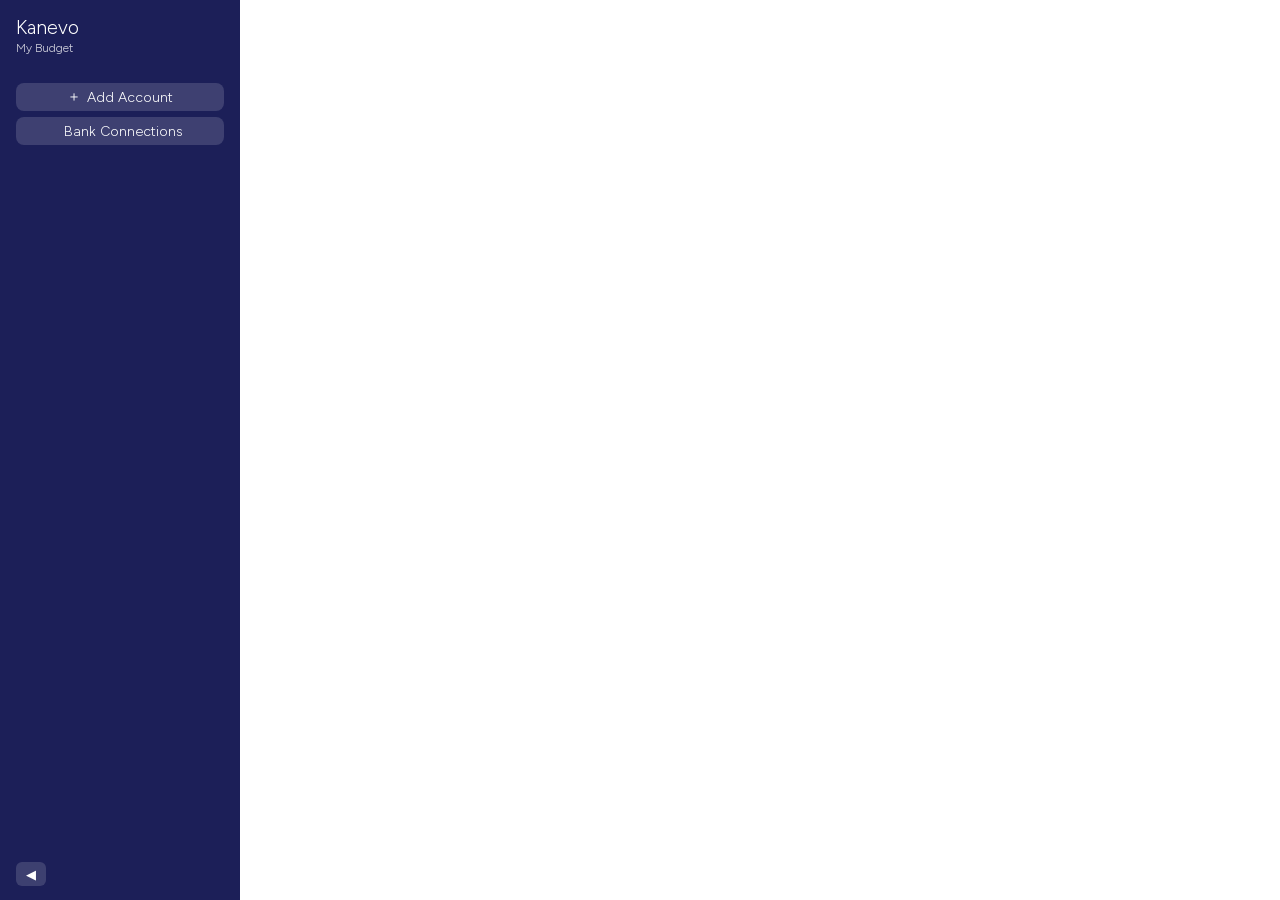
<file: index.html>
<!DOCTYPE html>
<html lang="en">
<head>
<meta charset="UTF-8">
<meta http-equiv="Content-Security-Policy" content="default-src 'self'; script-src 'self'; style-src 'self' 'unsafe-inline'; img-src 'self' data: blob:; font-src 'self'; connect-src 'self'; manifest-src 'self'; worker-src 'self'; object-src 'none'; base-uri 'none'; form-action 'none'; frame-ancestors 'none'">
<meta name="viewport" content="width=device-width, initial-scale=1.0, viewport-fit=cover">
<meta name="theme-color" content="#1c1f58">
<title>Kanevo</title>
<link rel="manifest" href="manifest.json">
<link rel="icon" href="data:image/svg+xml,<svg xmlns='http://www.w3.org/2000/svg' viewBox='0 0 100 100'><text y='.9em' font-size='90'>💸</text></svg>">
<link rel="stylesheet" href="css/app.css">
<link rel="stylesheet" href="css/budget.css">
<link rel="stylesheet" href="css/register.css">
<link rel="stylesheet" href="css/reports.css">
<link rel="stylesheet" href="css/loans.css">
<link rel="stylesheet" href="css/fifty.css">
<link rel="stylesheet" href="css/forecast.css">
</head>
<body>
<div id="layout">
  <aside id="sidebar">
    <div id="sidebar-head">
      <div id="budget-name">Kanevo</div>
      <div id="budget-sub">My Budget</div>
    </div>
    <nav id="sidebar-nav"></nav>
    <div id="sidebar-accounts"></div>
    <button id="add-account-btn" class="sidebar-add"><span>＋</span><span>Add Account</span></button>
    <button id="bank-connections-btn" class="sidebar-add"><span class="btn-ico" data-ico="accounts"></span><span>Bank Connections</span></button>
    <button id="sidebar-collapse" title="Collapse sidebar">◀</button>
  </aside>
  <div id="sidebar-resizer"></div>
  <main id="view" tabindex="-1"></main>
</div>
<button id="sidebar-expand" title="Expand sidebar">▶</button>
<nav id="tabbar" aria-label="Primary navigation">
  <button data-tab="plan"><span class="tab-active-shape"><span class="tab-ico" data-ico="plan"></span></span><span class="tab-label">Plan</span></button>
  <button data-tab="spending"><span class="tab-active-shape"><span class="tab-ico" data-ico="spending"></span></span><span class="tab-label">Spending</span></button>
  <button data-tab="reflect"><span class="tab-active-shape"><span class="tab-ico" data-ico="reflect"></span></span><span class="tab-label">Reflect</span></button>
  <button data-tab="profile"><span class="tab-active-shape"><span class="tab-ico" data-ico="profile"></span></span><span class="tab-label">Profile</span></button>
</nav>
<button id="mobile-transaction-btn" hidden><span aria-hidden="true">＋</span><span>Transaction</span></button>
<div id="modal-root" hidden></div>
<div id="toast-root"></div>
<script type="module" src="js/app.js"></script>
</body>
</html>
</file>
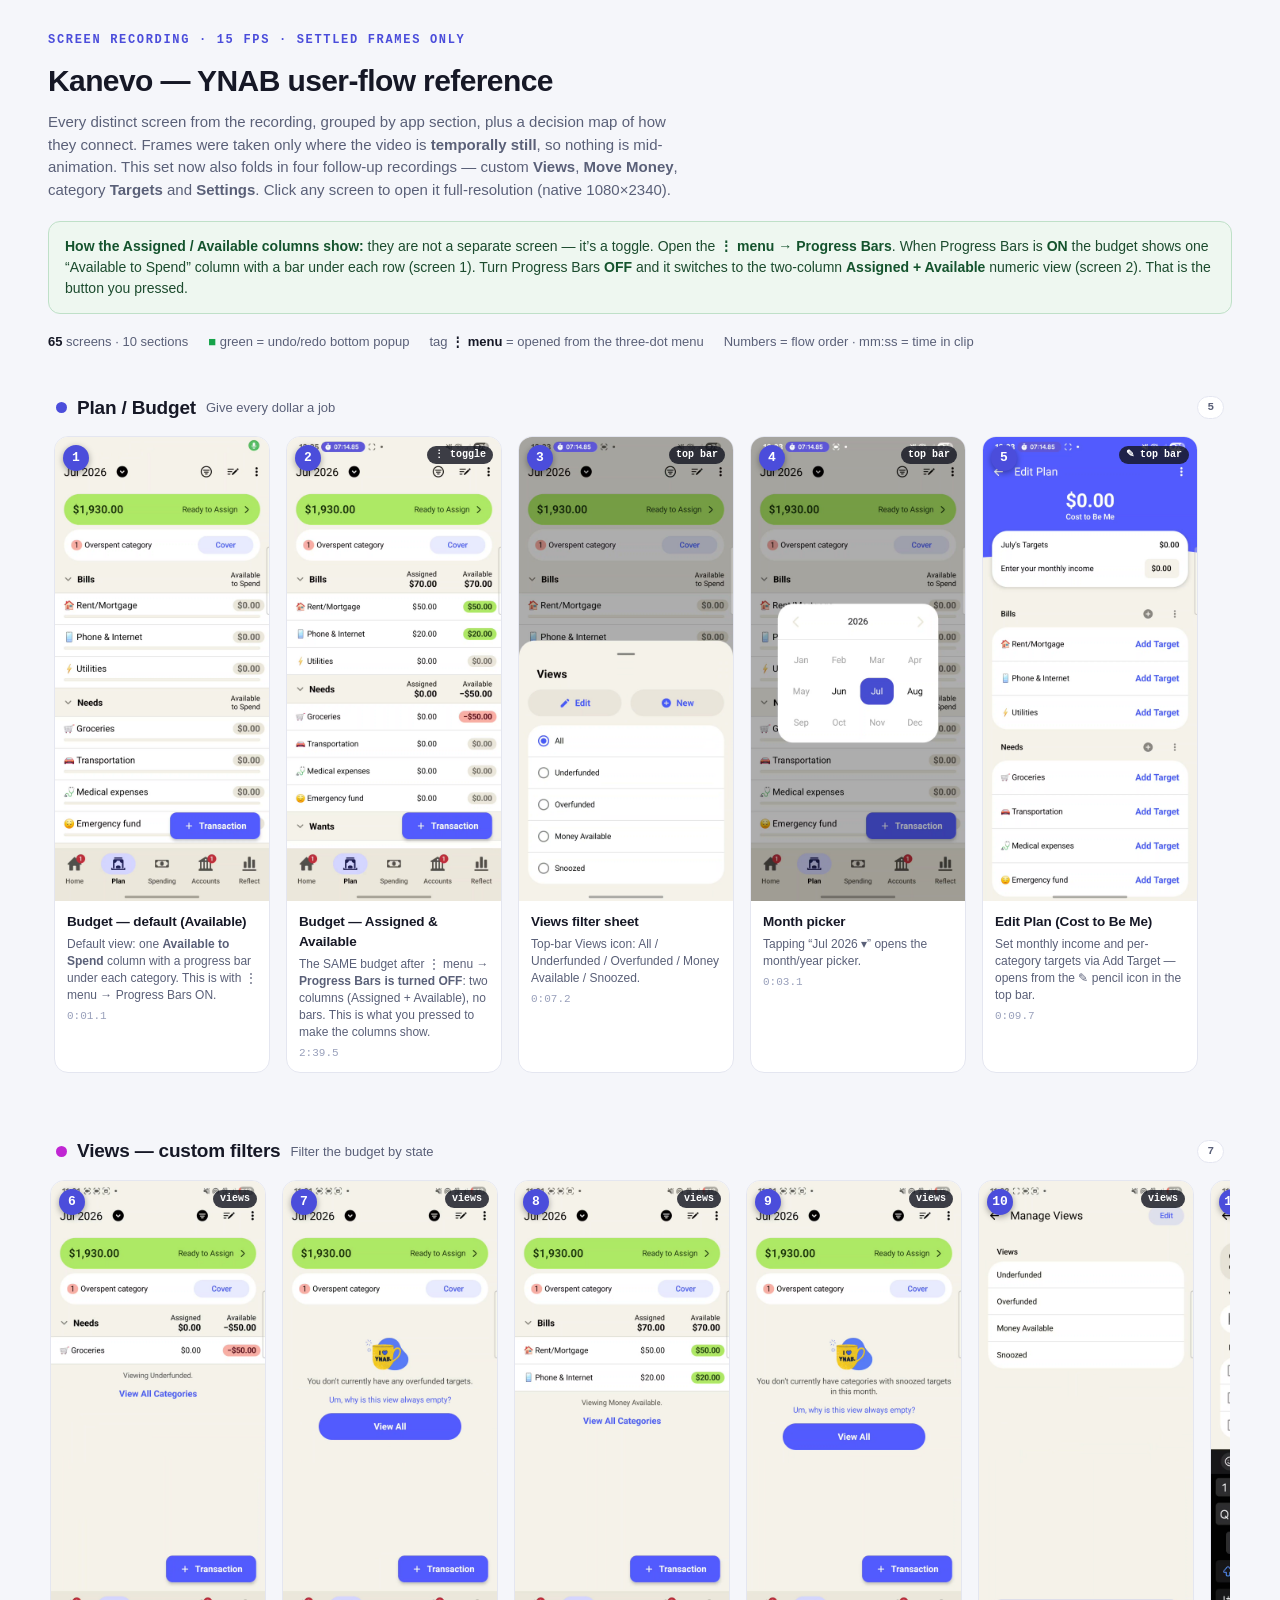
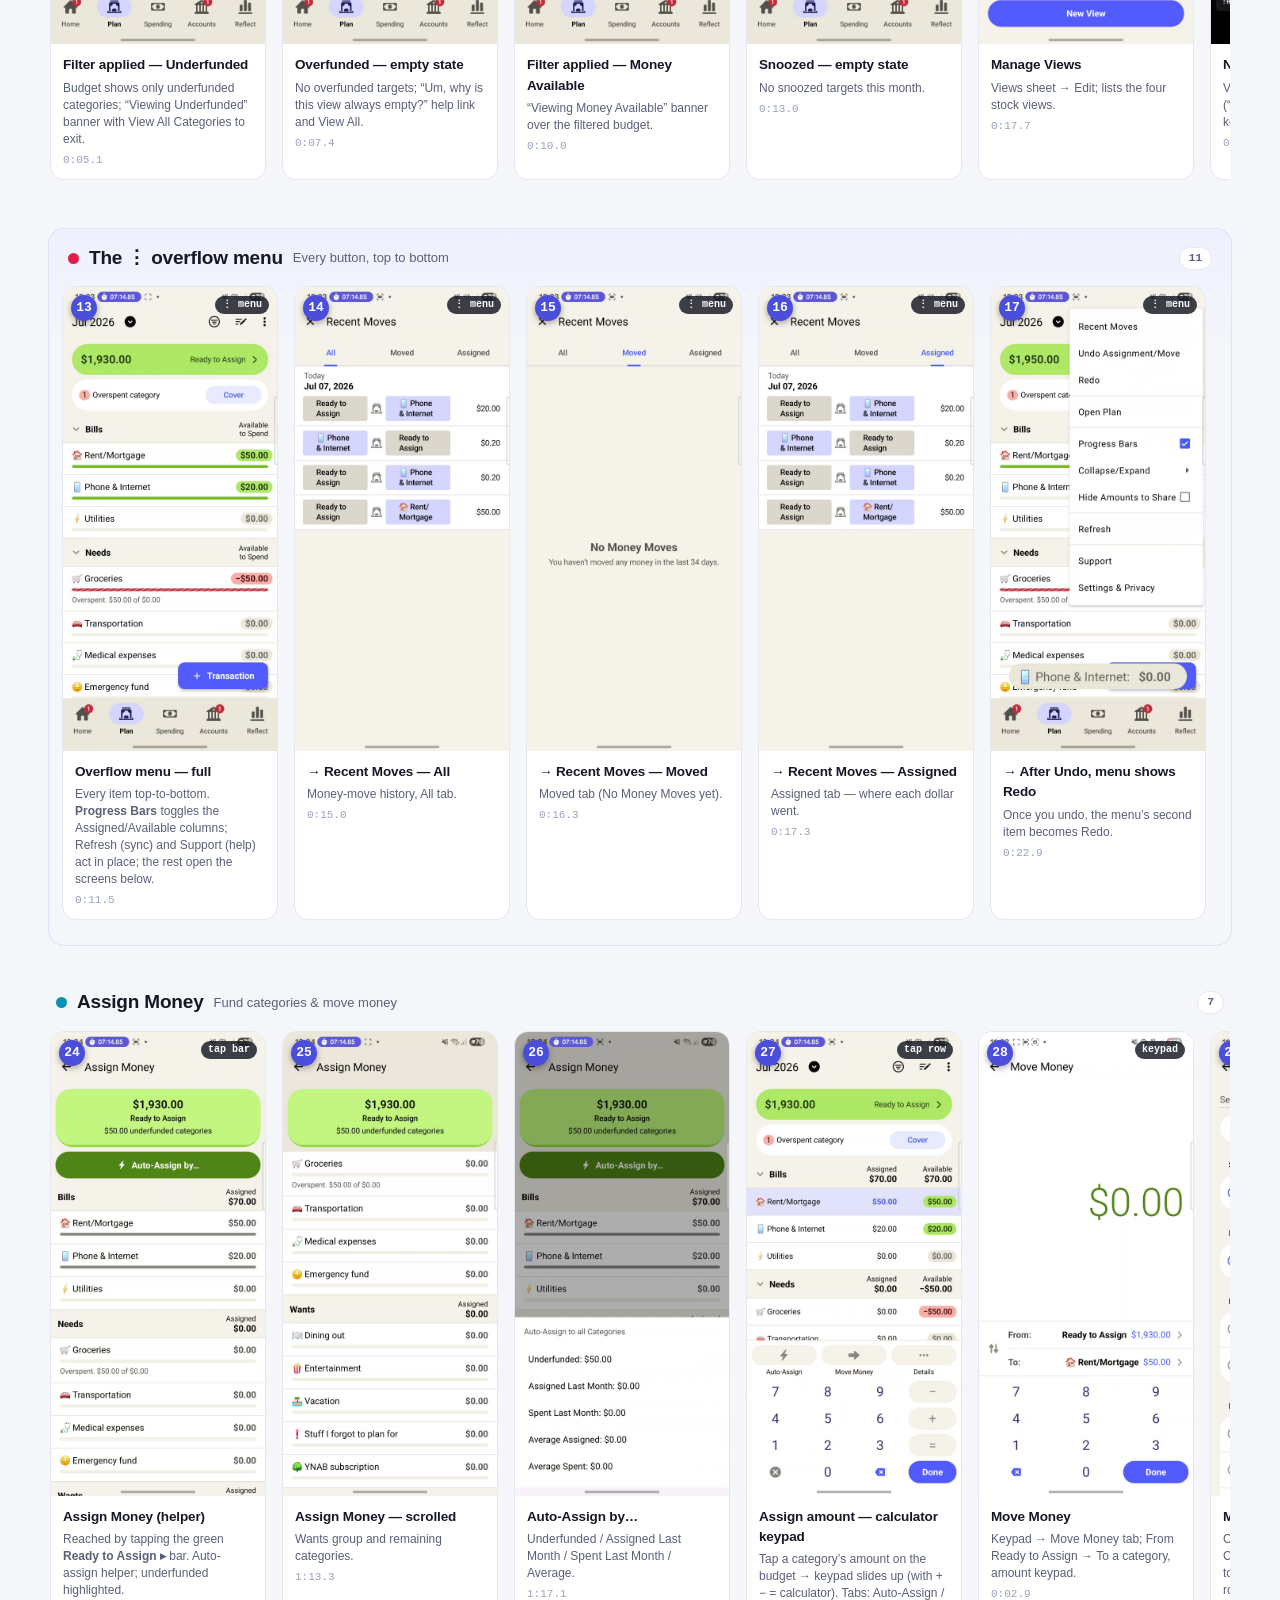
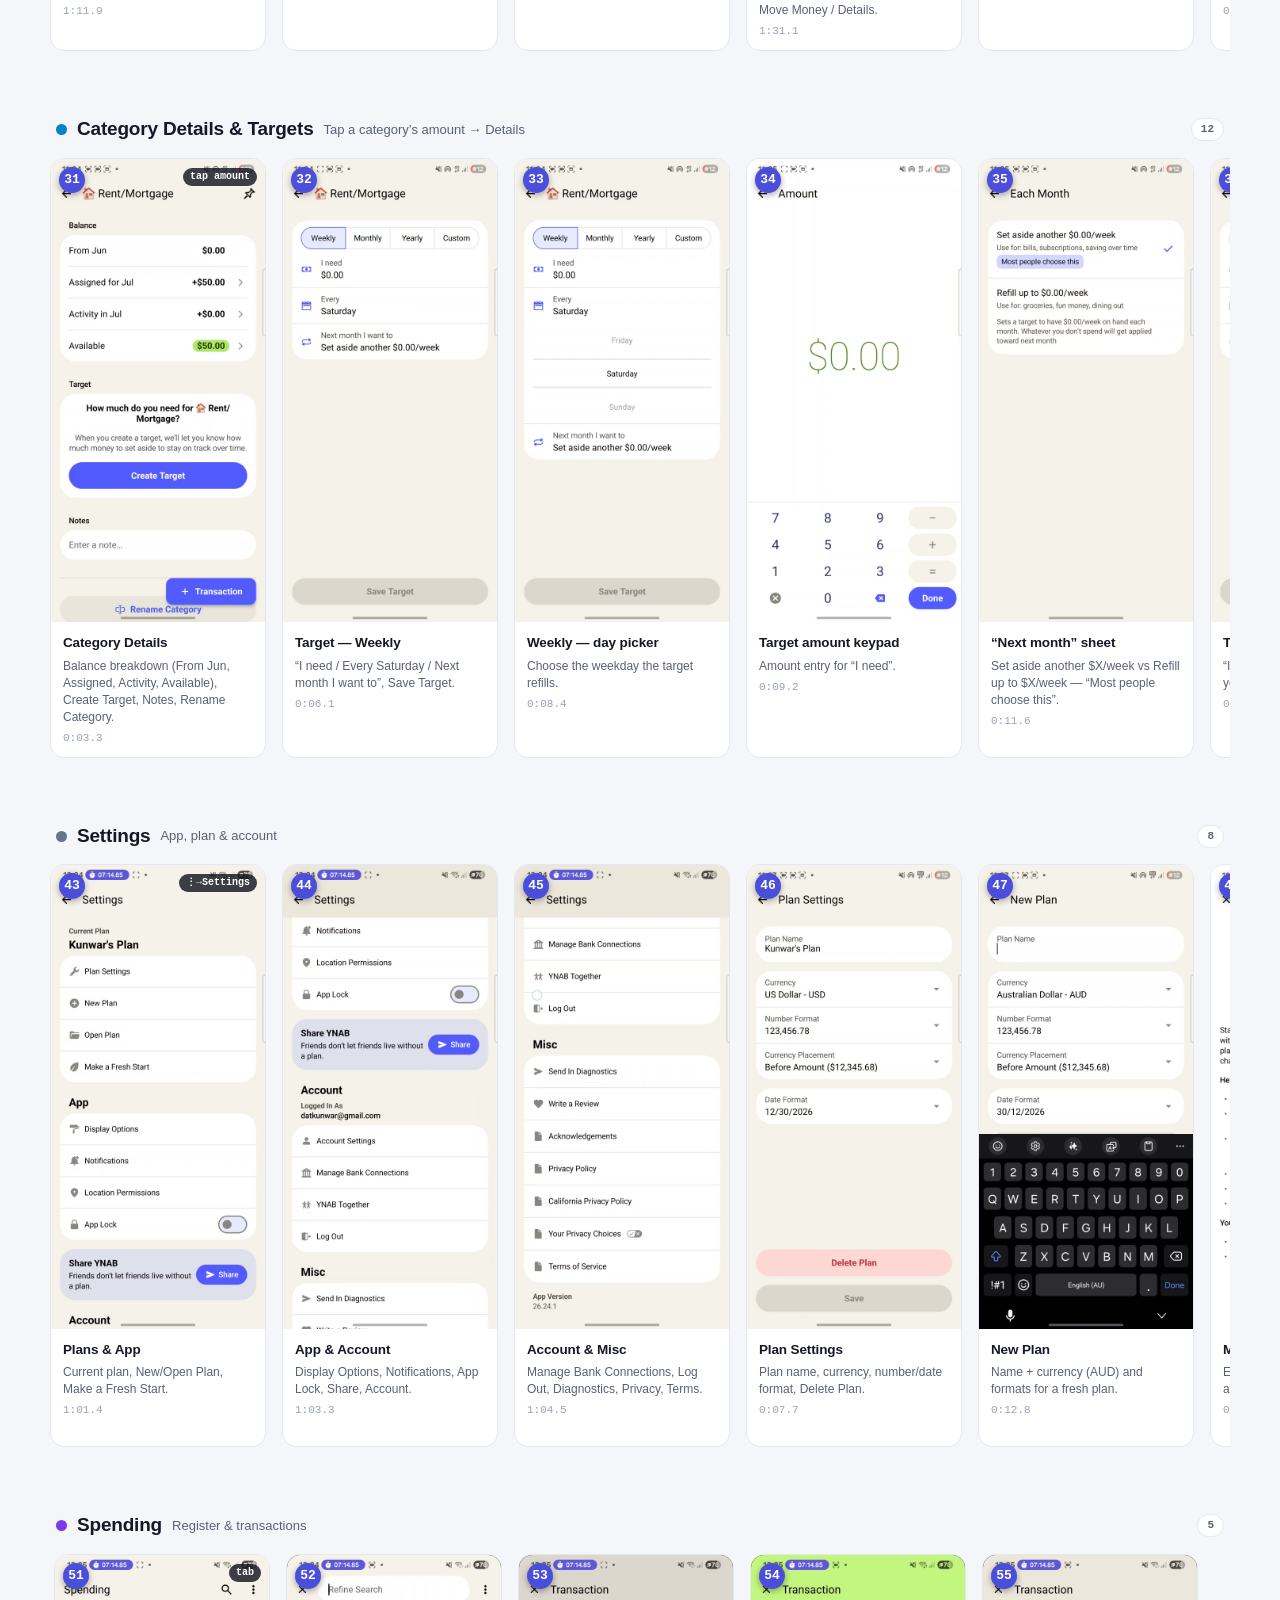
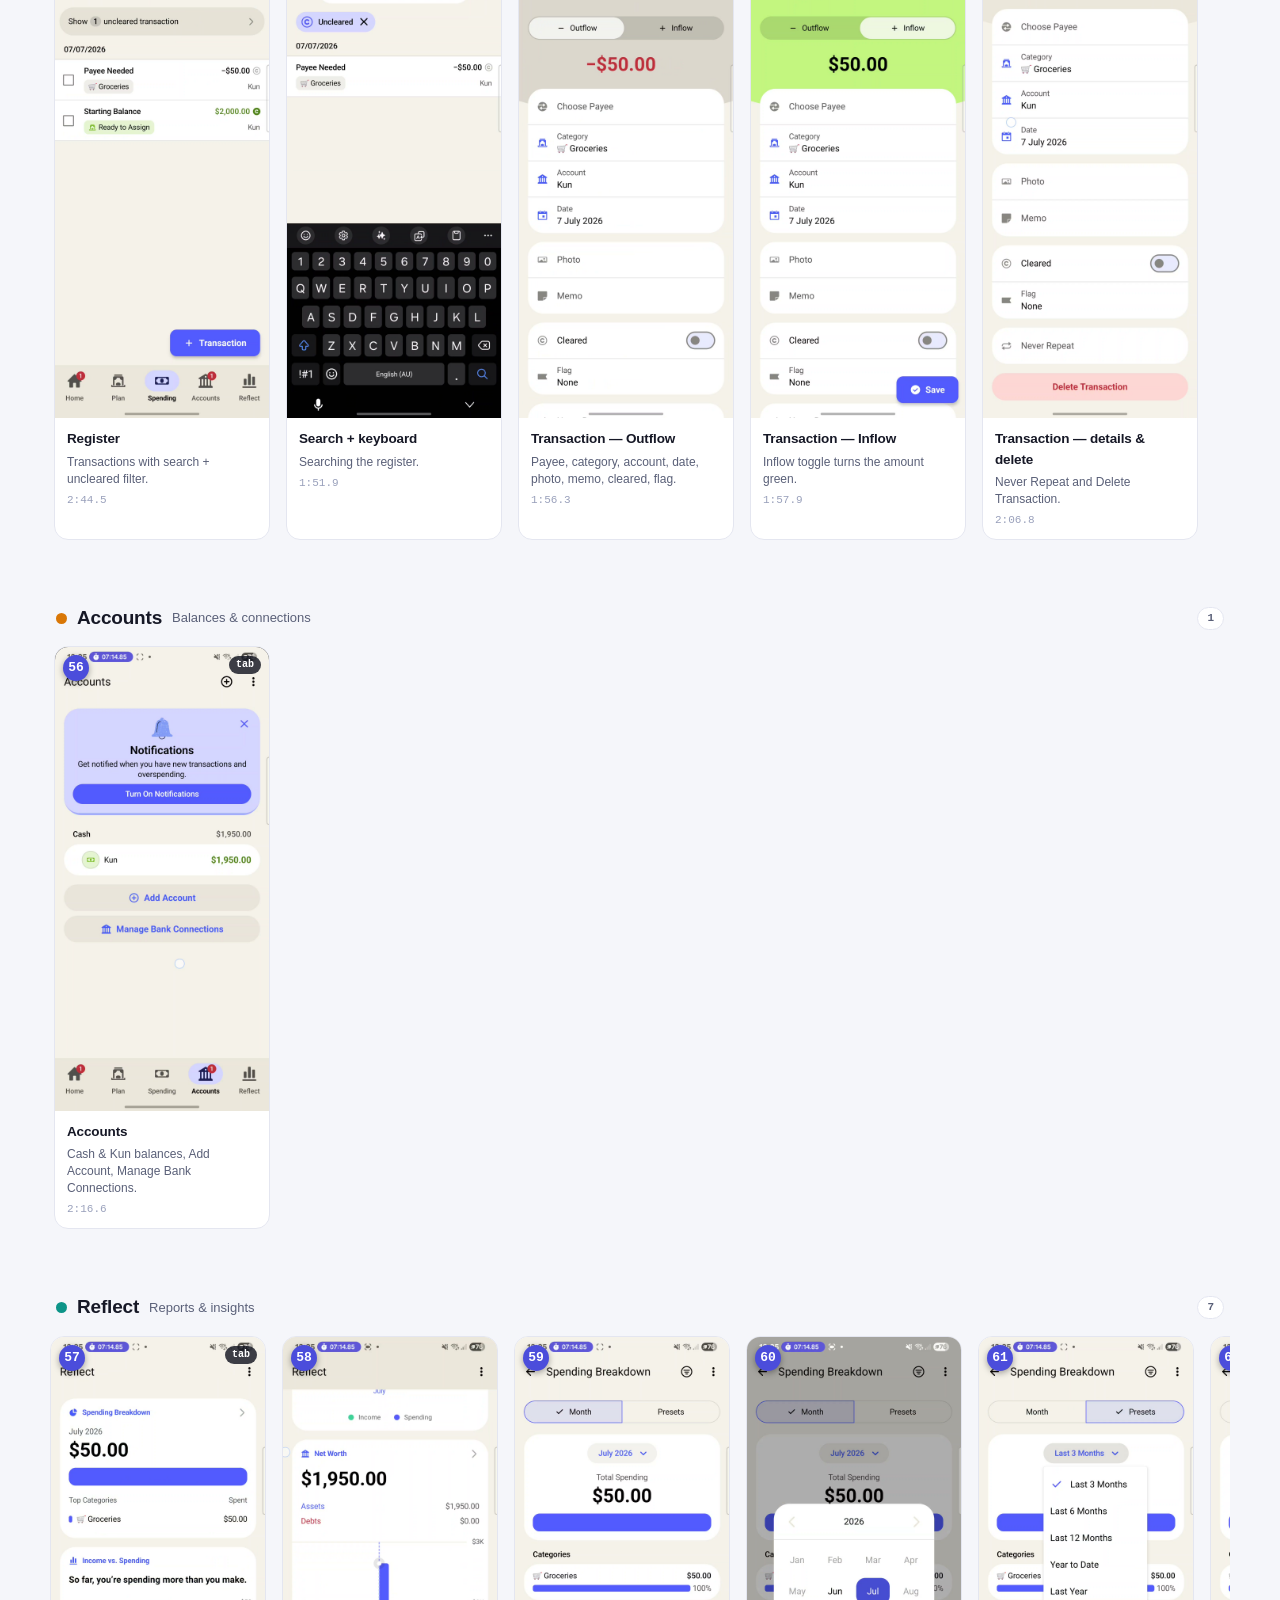
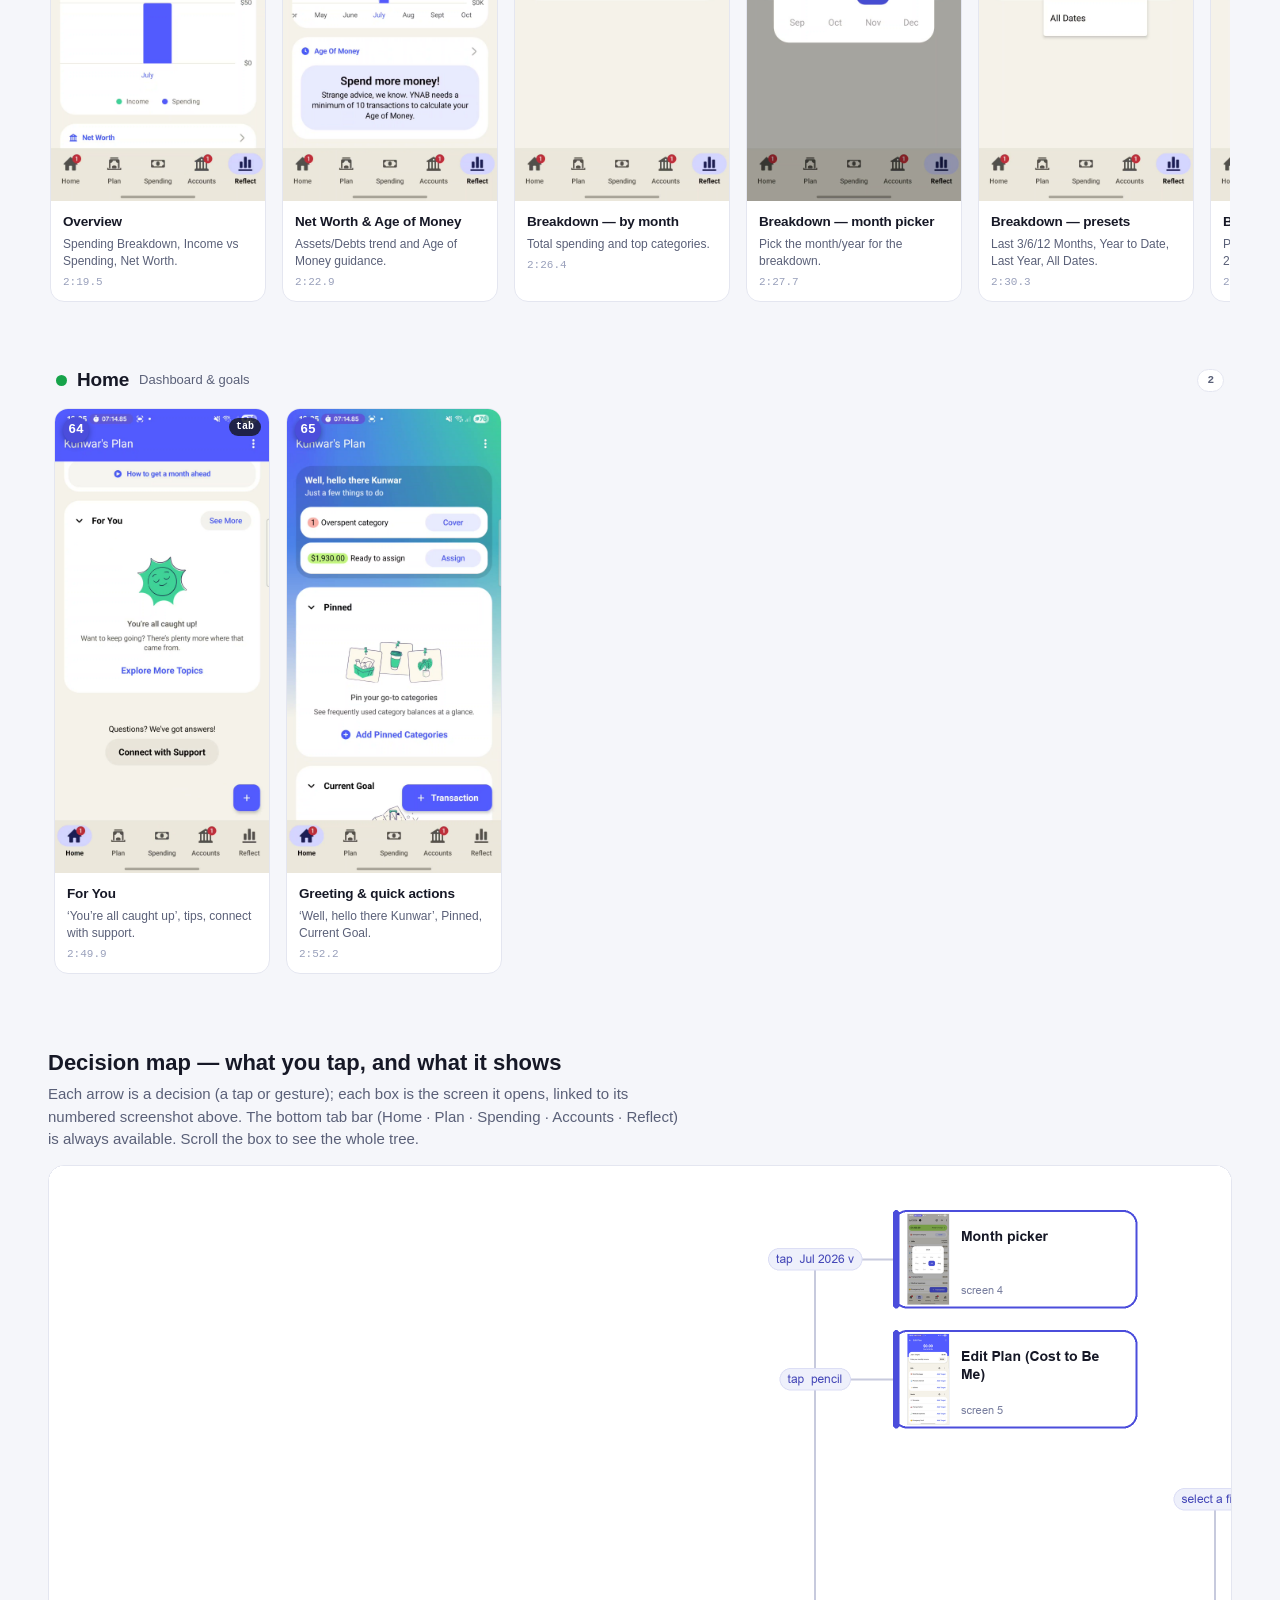
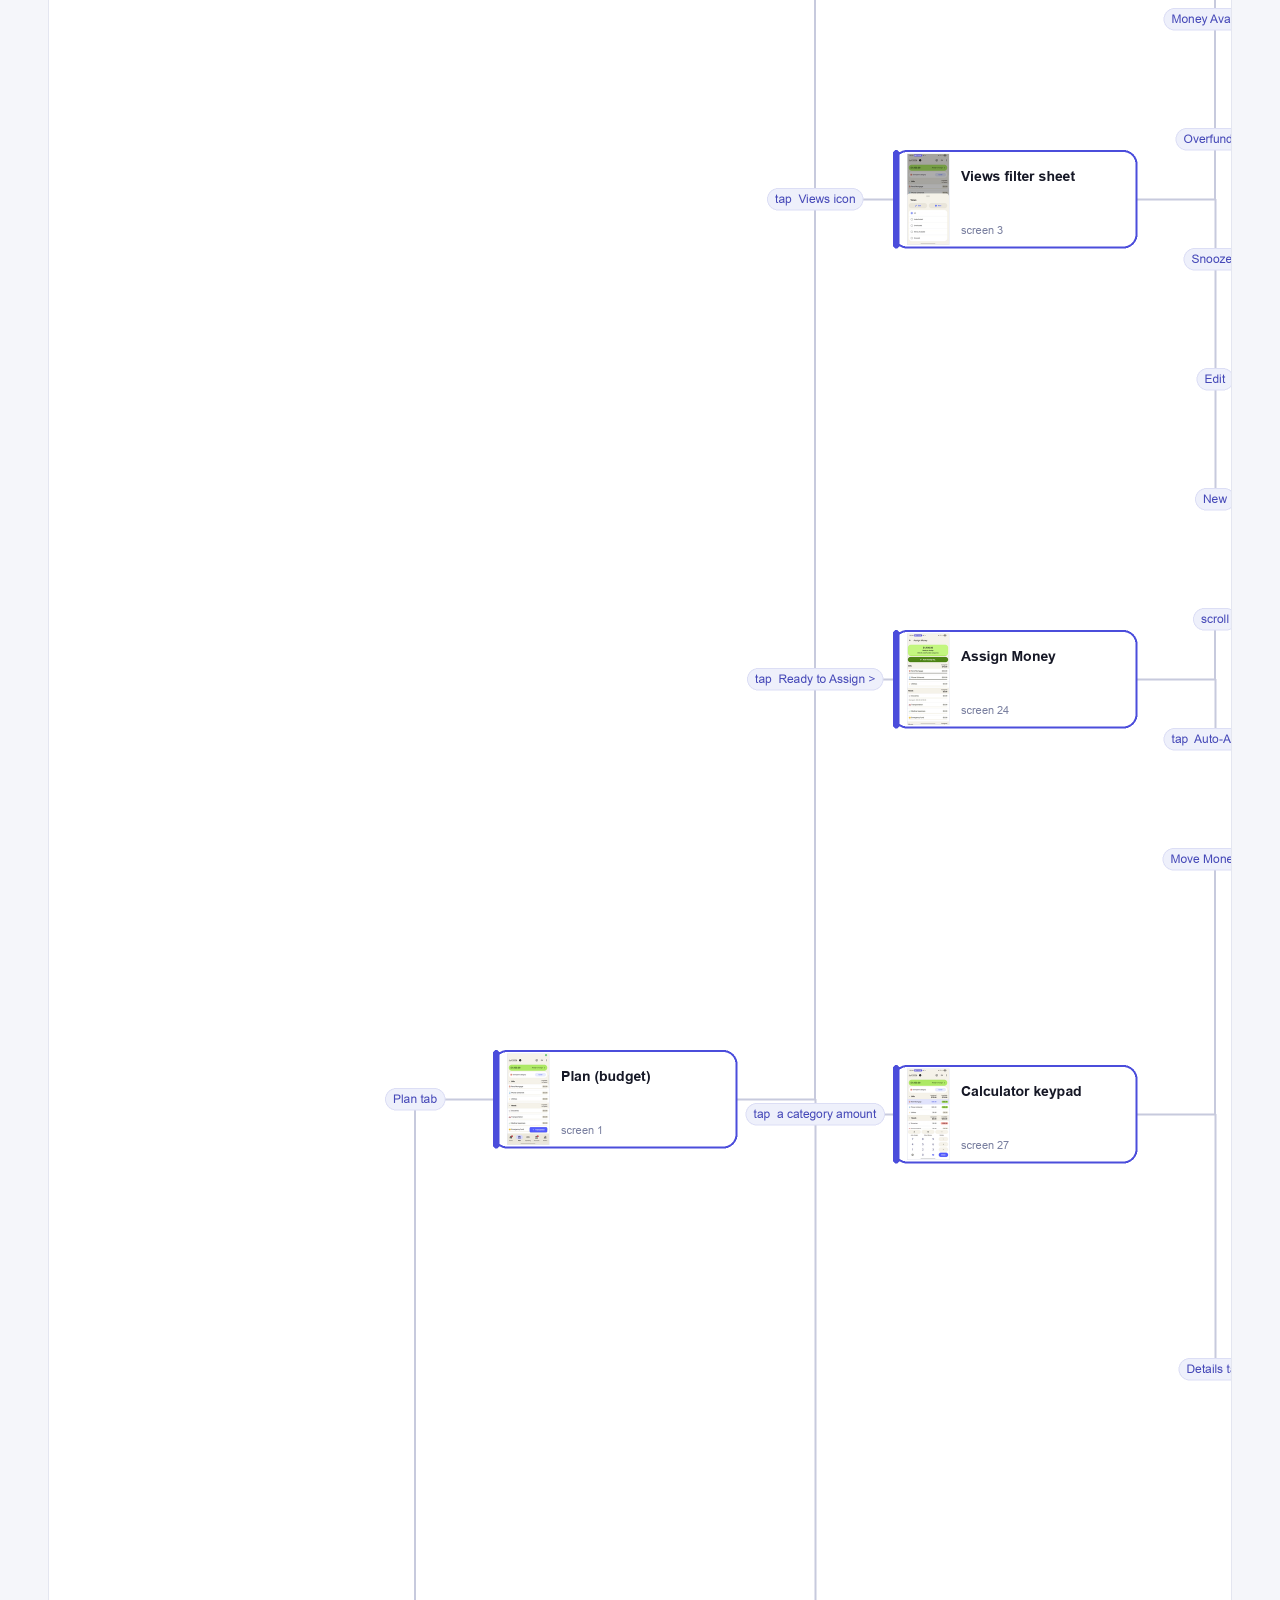
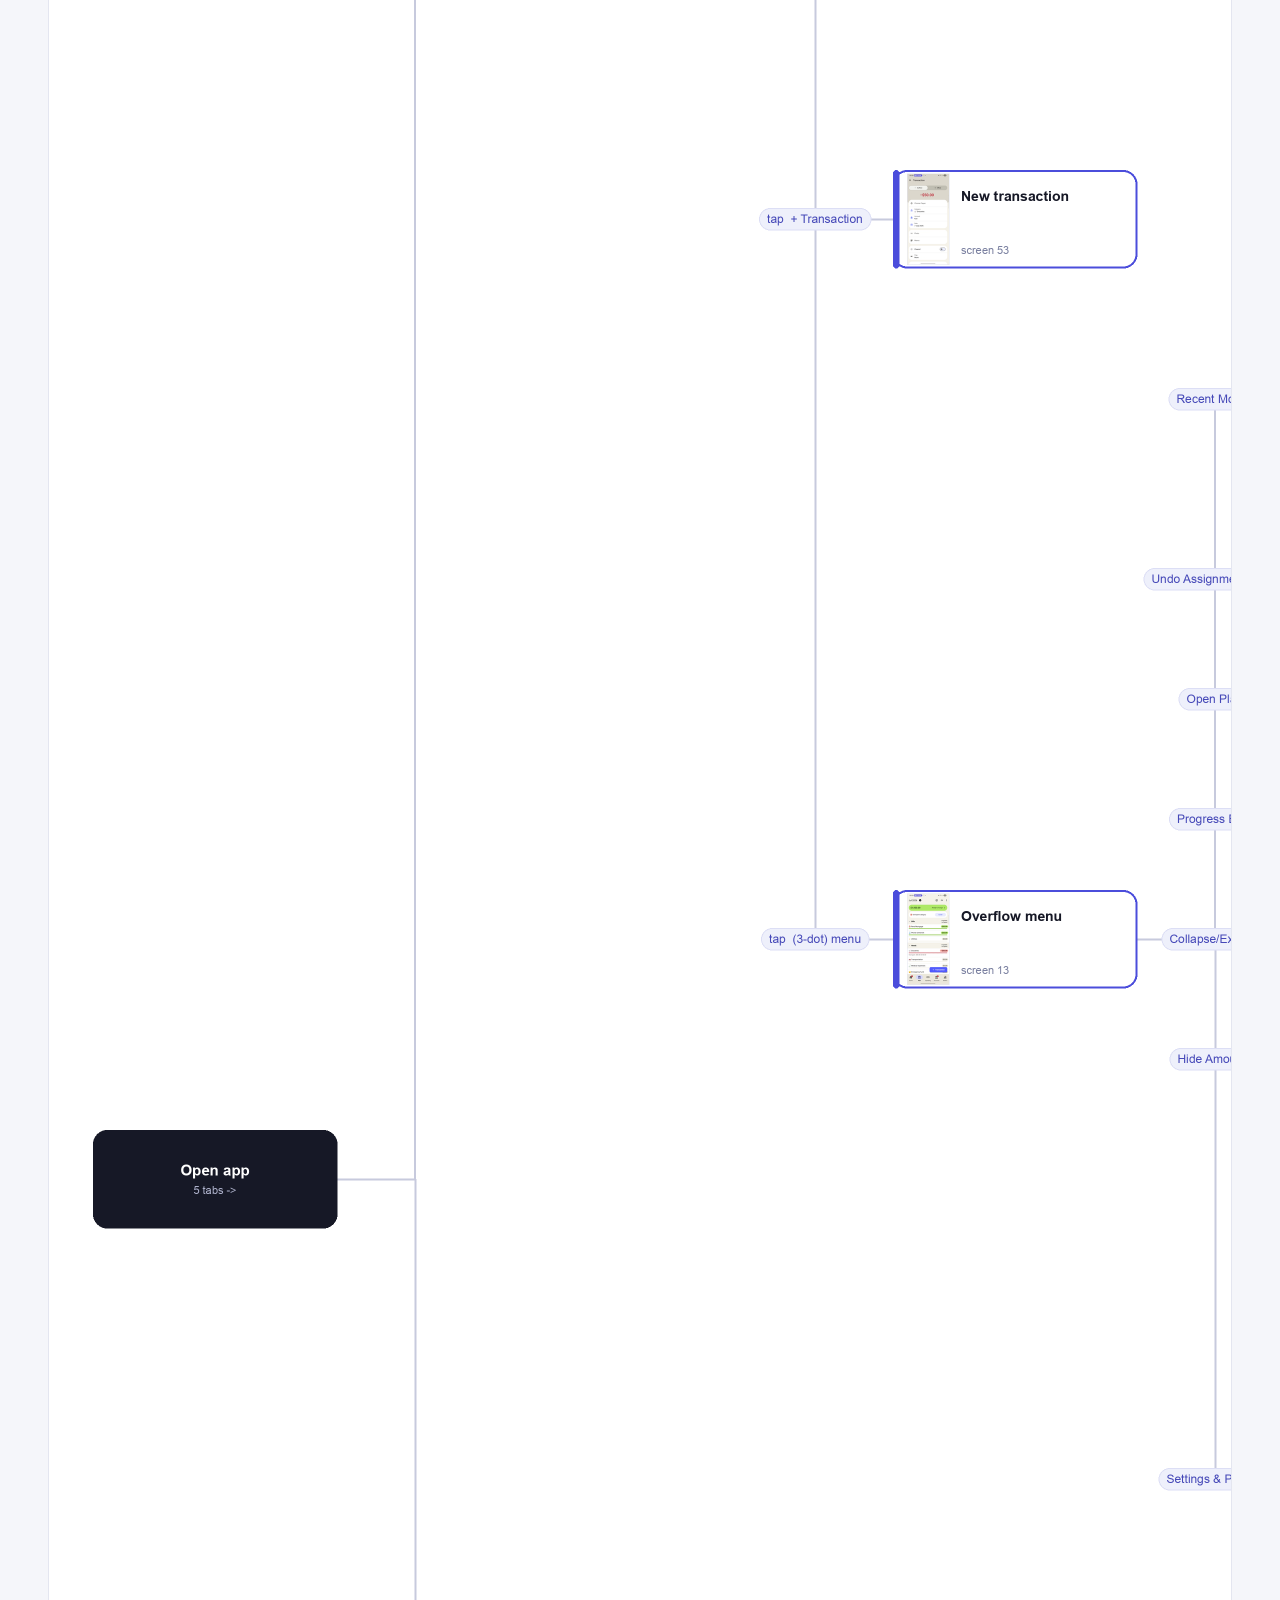
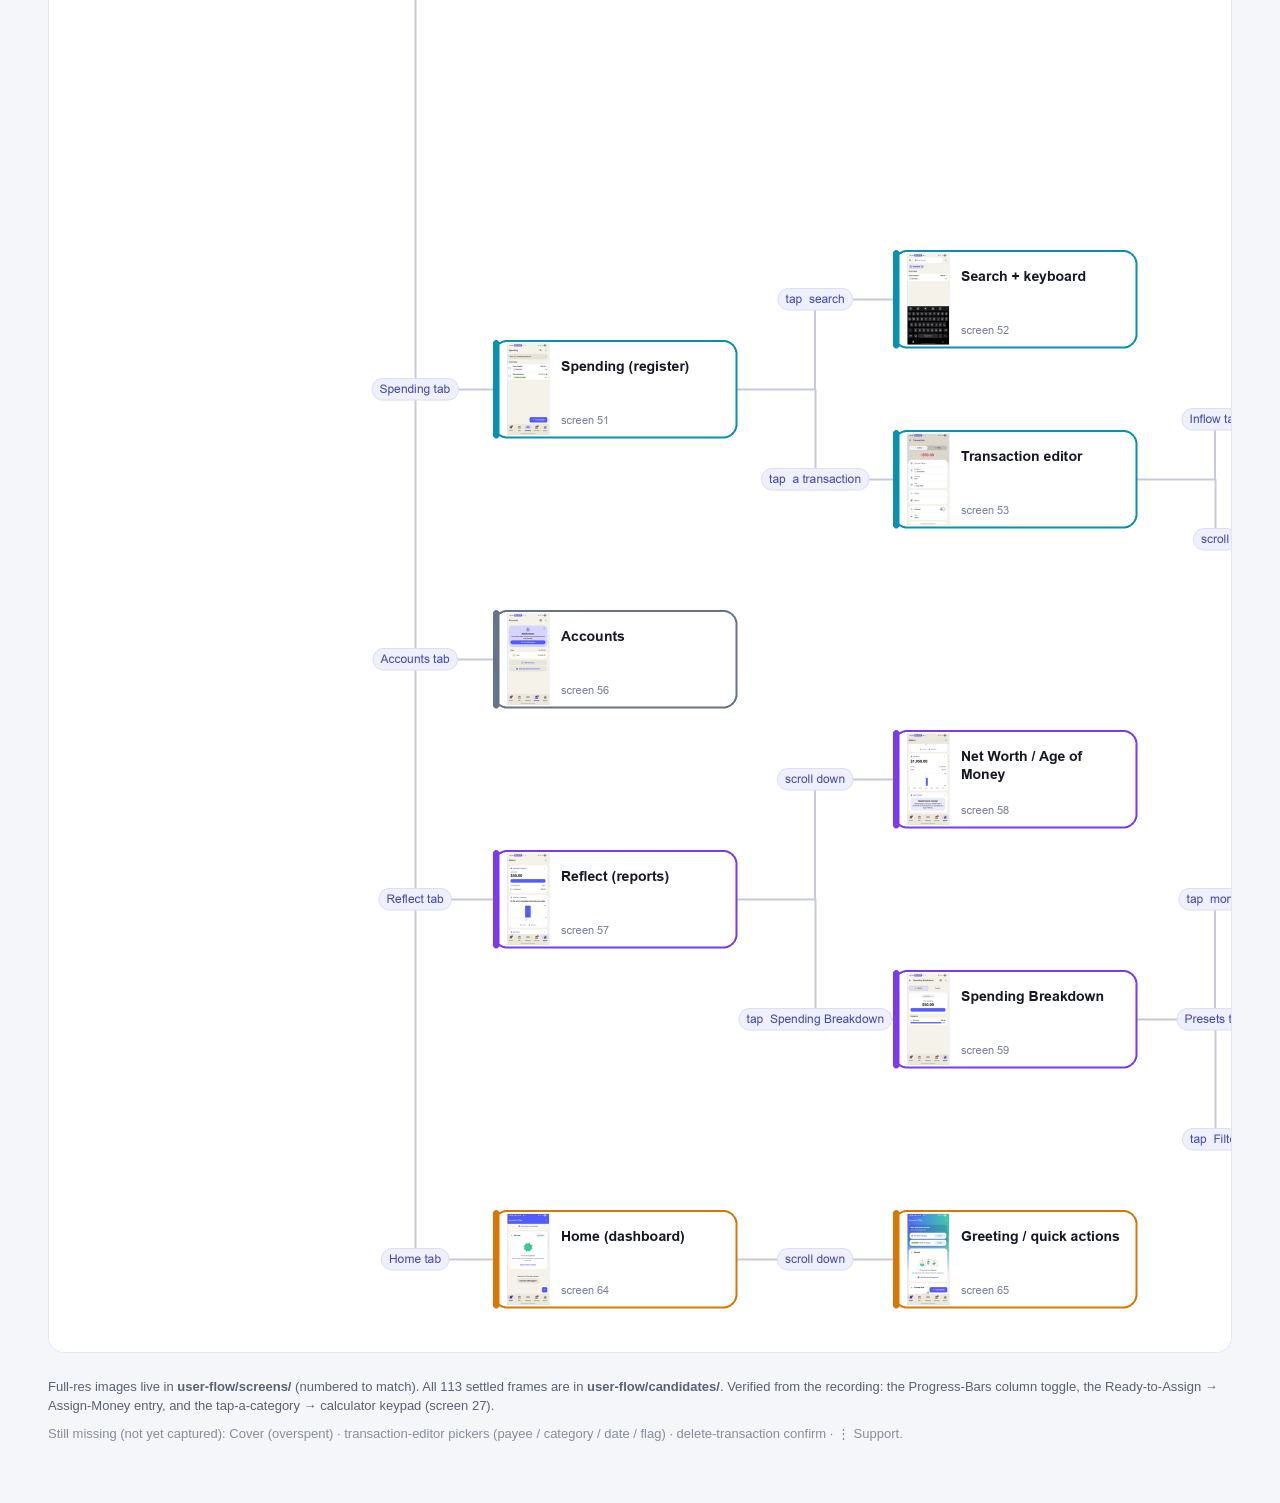
<file: user-flow/index.html>
<!doctype html><html lang="en"><head><meta charset="utf-8">
<meta name="viewport" content="width=device-width,initial-scale=1">
<title>Kanevo — User Flow (YNAB reference)</title>
<style>
:root{--bg:#f5f6fa;--panel:#fff;--ink:#161826;--soft:#5a6078;--line:#e4e6f0;--accent:#4b4ddb;--pop:#16a34a;--radius:14px}
*{box-sizing:border-box}
body{margin:0;background:var(--bg);color:var(--ink);font:15px/1.5 -apple-system,BlinkMacSystemFont,"Segoe UI",Roboto,Helvetica,Arial,sans-serif}
header{max-width:1240px;margin:0 auto;padding:34px 28px 6px}
.kick{font:600 12px/1 ui-monospace,Menlo,monospace;letter-spacing:.14em;text-transform:uppercase;color:var(--accent);margin-bottom:12px}
h1{margin:0 0 8px;font-size:30px;letter-spacing:-.02em}
header p{margin:0;color:var(--soft);max-width:76ch}
.note{max-width:1240px;margin:14px auto 0;padding:0 28px}
.note .box{background:#eef7f0;border:1px solid #bfe0c8;border-radius:12px;padding:14px 16px;font-size:14px;color:#1c4b2e}
.note .box b{color:#14532d}
.legend{display:flex;gap:10px 20px;flex-wrap:wrap;margin:16px 0 4px;font-size:13px;color:var(--soft)}
.legend b{color:var(--ink)}
main{max-width:1240px;margin:0 auto;padding:0 28px 20px}
.sec{margin-top:26px;border-radius:16px;padding:2px 2px 6px}
.sec.star{background:linear-gradient(180deg,#eef0ff,transparent 120px);box-shadow:inset 0 0 0 1px #dfe1fb;padding:2px 14px 10px}
.sechead{display:flex;align-items:center;gap:10px;padding:14px 6px 8px}
.sechead h2{margin:0;font-size:19px;letter-spacing:-.01em}
.sechead .sub{color:var(--soft);font-size:13px}
.sechead .cnt{margin-left:auto;font:600 11px/1 ui-monospace,monospace;color:var(--soft);background:var(--panel);border:1px solid var(--line);padding:5px 9px;border-radius:20px}
.dot{width:11px;height:11px;border-radius:50%}
.d0{background:#4b4ddb}.d1{background:#e11d48}.d2{background:#0891b2}.d3{background:#64748b}.d4{background:#7c3aed}.d5{background:#d97706}.d6{background:#0d9488}.d7{background:#16a34a}.d8{background:#c026d3}.d9{background:#0284c7}
.row{display:flex;gap:16px;overflow-x:auto;padding:6px 4px 16px;scroll-snap-type:x proximity}
.card{flex:0 0 auto;width:216px;background:var(--panel);border:1px solid var(--line);border-radius:var(--radius);overflow:hidden;text-decoration:none;color:inherit;scroll-snap-align:start;transition:transform .12s,box-shadow .12s}
.card:hover{transform:translateY(-3px);box-shadow:0 12px 28px rgba(22,24,38,.14)}
.card.pop{border-color:var(--pop);box-shadow:0 0 0 1px var(--pop)}
.ph{position:relative;background:#0c0e18;aspect-ratio:1080/2340;display:block}
.ph img{width:100%;height:100%;object-fit:cover;display:block}
.num{position:absolute;top:8px;left:8px;width:26px;height:26px;border-radius:50%;background:var(--accent);color:#fff;font:600 13px/26px ui-monospace,monospace;text-align:center;box-shadow:0 2px 6px rgba(0,0,0,.35)}
.tag{position:absolute;top:9px;right:8px;font:600 10px/1 ui-monospace,monospace;color:#fff;background:rgba(20,22,34,.82);padding:4px 7px;border-radius:20px}
.card.pop .tag{background:var(--pop)}
.meta{padding:11px 12px 13px}
.meta .t{font-weight:650;font-size:13.5px;margin-bottom:4px;letter-spacing:-.01em}
.meta .c{font-size:12px;color:var(--soft);line-height:1.42}
.meta .ts{margin-top:7px;font:11px/1 ui-monospace,monospace;color:#99a0bb}
.tree{max-width:1240px;margin:10px auto 0;padding:0 28px}
.tree h2{font-size:22px;margin:30px 0 4px}
.tree p{color:var(--soft);margin:0 0 14px;max-width:76ch}
.treebox{background:var(--panel);border:1px solid var(--line);border-radius:16px;padding:10px;overflow:auto}
footer{max-width:1240px;margin:0 auto;padding:24px 28px 60px;color:var(--soft);font-size:13px}
@media(max-width:640px){.card{width:168px}header,main,footer,.tree,.note{padding-left:16px;padding-right:16px}}
</style></head><body>
<header>
  <div class="kick">Screen recording · 15 fps · settled frames only</div>
  <h1>Kanevo — YNAB user-flow reference</h1>
  <p>Every distinct screen from the recording, grouped by app section, plus a decision map of how they connect. Frames were taken only where the video is <b>temporally still</b>, so nothing is mid-animation. This set now also folds in four follow-up recordings — custom <b>Views</b>, <b>Move Money</b>, category <b>Targets</b> and <b>Settings</b>. Click any screen to open it full-resolution (native 1080×2340).</p>
</header>
<div class="note"><div class="box">
  <b>How the Assigned / Available columns show:</b> they are not a separate screen — it’s a toggle. Open the <b>⋮ menu → Progress Bars</b>. When Progress Bars is <b>ON</b> the budget shows one “Available to Spend” column with a bar under each row (screen 1). Turn Progress Bars <b>OFF</b> and it switches to the two-column <b>Assigned + Available</b> numeric view (screen 2). That is the button you pressed.
</div></div>
<main>
  <div class="legend" style="max-width:1240px;margin:18px auto 0">
    <span><b>65</b> screens · 10 sections</span>
    <span><span style="color:#16a34a">■</span> green = undo/redo bottom popup</span>
    <span>tag <b>⋮ menu</b> = opened from the three-dot menu</span>
    <span>Numbers = flow order · mm:ss = time in clip</span>
  </div>
  <section class="sec">
      <div class="sechead"><span class="dot d0"></span><h2>Plan / Budget</h2><span class="sub">Give every dollar a job</span><span class="cnt">5</span></div>
      <div class="row"><a class="card" href="screens/01_plan.jpg" target="_blank">
          <div class="ph"><span class="num">1</span><img loading="lazy" src="screens/01_plan.jpg" alt=""></div>
          <div class="meta"><div class="t">Budget — default (Available)</div><div class="c">Default view: one <b>Available to Spend</b> column with a progress bar under each category. This is with ⋮ menu → Progress Bars ON.</div><div class="ts">0:01.1</div></div>
        </a><a class="card" href="screens/02_plan.jpg" target="_blank">
          <div class="ph"><span class="num">2</span><span class="tag">⋮ toggle</span><img loading="lazy" src="screens/02_plan.jpg" alt=""></div>
          <div class="meta"><div class="t">Budget — Assigned &amp; Available</div><div class="c">The SAME budget after ⋮ menu → <b>Progress Bars is turned OFF</b>: two columns (Assigned + Available), no bars. This is what you pressed to make the columns show.</div><div class="ts">2:39.5</div></div>
        </a><a class="card" href="screens/03_plan.jpg" target="_blank">
          <div class="ph"><span class="num">3</span><span class="tag">top bar</span><img loading="lazy" src="screens/03_plan.jpg" alt=""></div>
          <div class="meta"><div class="t">Views filter sheet</div><div class="c">Top-bar Views icon: All / Underfunded / Overfunded / Money Available / Snoozed.</div><div class="ts">0:07.2</div></div>
        </a><a class="card" href="screens/04_plan.jpg" target="_blank">
          <div class="ph"><span class="num">4</span><span class="tag">top bar</span><img loading="lazy" src="screens/04_plan.jpg" alt=""></div>
          <div class="meta"><div class="t">Month picker</div><div class="c">Tapping “Jul 2026 ▾” opens the month/year picker.</div><div class="ts">0:03.1</div></div>
        </a><a class="card" href="screens/05_plan.jpg" target="_blank">
          <div class="ph"><span class="num">5</span><span class="tag">✎ top bar</span><img loading="lazy" src="screens/05_plan.jpg" alt=""></div>
          <div class="meta"><div class="t">Edit Plan (Cost to Be Me)</div><div class="c">Set monthly income and per-category targets via Add Target — opens from the ✎ pencil icon in the top bar.</div><div class="ts">0:09.7</div></div>
        </a></div>
    </section><section class="sec">
      <div class="sechead"><span class="dot d8"></span><h2>Views — custom filters</h2><span class="sub">Filter the budget by state</span><span class="cnt">7</span></div>
      <div class="row"><a class="card" href="screens/06_views.jpg" target="_blank">
          <div class="ph"><span class="num">6</span><span class="tag">views</span><img loading="lazy" src="screens/06_views.jpg" alt=""></div>
          <div class="meta"><div class="t">Filter applied — Underfunded</div><div class="c">Budget shows only underfunded categories; “Viewing Underfunded” banner with View All Categories to exit.</div><div class="ts">0:05.1</div></div>
        </a><a class="card" href="screens/07_views.jpg" target="_blank">
          <div class="ph"><span class="num">7</span><span class="tag">views</span><img loading="lazy" src="screens/07_views.jpg" alt=""></div>
          <div class="meta"><div class="t">Overfunded — empty state</div><div class="c">No overfunded targets; “Um, why is this view always empty?” help link and View All.</div><div class="ts">0:07.4</div></div>
        </a><a class="card" href="screens/08_views.jpg" target="_blank">
          <div class="ph"><span class="num">8</span><span class="tag">views</span><img loading="lazy" src="screens/08_views.jpg" alt=""></div>
          <div class="meta"><div class="t">Filter applied — Money Available</div><div class="c">“Viewing Money Available” banner over the filtered budget.</div><div class="ts">0:10.0</div></div>
        </a><a class="card" href="screens/09_views.jpg" target="_blank">
          <div class="ph"><span class="num">9</span><span class="tag">views</span><img loading="lazy" src="screens/09_views.jpg" alt=""></div>
          <div class="meta"><div class="t">Snoozed — empty state</div><div class="c">No snoozed targets this month.</div><div class="ts">0:13.0</div></div>
        </a><a class="card" href="screens/10_views.jpg" target="_blank">
          <div class="ph"><span class="num">10</span><span class="tag">views</span><img loading="lazy" src="screens/10_views.jpg" alt=""></div>
          <div class="meta"><div class="t">Manage Views</div><div class="c">Views sheet → Edit; lists the four stock views.</div><div class="ts">0:17.7</div></div>
        </a><a class="card" href="screens/11_views.jpg" target="_blank">
          <div class="ph"><span class="num">11</span><span class="tag">views</span><img loading="lazy" src="screens/11_views.jpg" alt=""></div>
          <div class="meta"><div class="t">New View — name it</div><div class="c">Views sheet → New; name field (“Keep ’em short &amp; sweet!”) with keyboard.</div><div class="ts">0:21.3</div></div>
        </a><a class="card" href="screens/12_views.jpg" target="_blank">
          <div class="ph"><span class="num">12</span><span class="tag">views</span><img loading="lazy" src="screens/12_views.jpg" alt=""></div>
          <div class="meta"><div class="t">New View — pick categories</div><div class="c">Checklist of every category group to include in the custom view.</div><div class="ts">0:24.7</div></div>
        </a></div>
    </section><section class="sec star">
      <div class="sechead"><span class="dot d1"></span><h2>The ⋮ overflow menu</h2><span class="sub">Every button, top to bottom</span><span class="cnt">11</span></div>
      <div class="row"><a class="card" href="screens/13_the.jpg" target="_blank">
          <div class="ph"><span class="num">13</span><span class="tag">⋮ menu</span><img loading="lazy" src="screens/13_the.jpg" alt=""></div>
          <div class="meta"><div class="t">Overflow menu — full</div><div class="c">Every item top-to-bottom. <b>Progress Bars</b> toggles the Assigned/Available columns; Refresh (sync) and Support (help) act in place; the rest open the screens below.</div><div class="ts">0:11.5</div></div>
        </a><a class="card" href="screens/14_the.jpg" target="_blank">
          <div class="ph"><span class="num">14</span><span class="tag">⋮ menu</span><img loading="lazy" src="screens/14_the.jpg" alt=""></div>
          <div class="meta"><div class="t">→ Recent Moves — All</div><div class="c">Money-move history, All tab.</div><div class="ts">0:15.0</div></div>
        </a><a class="card" href="screens/15_the.jpg" target="_blank">
          <div class="ph"><span class="num">15</span><span class="tag">⋮ menu</span><img loading="lazy" src="screens/15_the.jpg" alt=""></div>
          <div class="meta"><div class="t">→ Recent Moves — Moved</div><div class="c">Moved tab (No Money Moves yet).</div><div class="ts">0:16.3</div></div>
        </a><a class="card" href="screens/16_the.jpg" target="_blank">
          <div class="ph"><span class="num">16</span><span class="tag">⋮ menu</span><img loading="lazy" src="screens/16_the.jpg" alt=""></div>
          <div class="meta"><div class="t">→ Recent Moves — Assigned</div><div class="c">Assigned tab — where each dollar went.</div><div class="ts">0:17.3</div></div>
        </a><a class="card" href="screens/17_the.jpg" target="_blank">
          <div class="ph"><span class="num">17</span><span class="tag">⋮ menu</span><img loading="lazy" src="screens/17_the.jpg" alt=""></div>
          <div class="meta"><div class="t">→ After Undo, menu shows Redo</div><div class="c">Once you undo, the menu’s second item becomes Redo.</div><div class="ts">0:22.9</div></div>
        </a><a class="card pop" href="screens/18_the.jpg" target="_blank">
          <div class="ph"><span class="num">18</span><span class="tag">popup</span><img loading="lazy" src="screens/18_the.jpg" alt=""></div>
          <div class="meta"><div class="t">→ Undo — bottom popup</div><div class="c">Undo pops a bottom pill: Phone &amp; Internet reverted to $0.00.</div><div class="ts">0:22.5</div></div>
        </a><a class="card pop" href="screens/19_the.jpg" target="_blank">
          <div class="ph"><span class="num">19</span><span class="tag">popup</span><img loading="lazy" src="screens/19_the.jpg" alt=""></div>
          <div class="meta"><div class="t">→ Redo — bottom popup</div><div class="c">Redo pops the green pill: Phone &amp; Internet re-applied at $20.00.</div><div class="ts">0:21.3</div></div>
        </a><a class="card" href="screens/20_the.jpg" target="_blank">
          <div class="ph"><span class="num">20</span><span class="tag">⋮ menu</span><img loading="lazy" src="screens/20_the.jpg" alt=""></div>
          <div class="meta"><div class="t">→ Open Plan</div><div class="c">Switch plans / plans shared with you.</div><div class="ts">0:28.8</div></div>
        </a><a class="card" href="screens/21_the.jpg" target="_blank">
          <div class="ph"><span class="num">21</span><span class="tag">⋮ menu</span><img loading="lazy" src="screens/21_the.jpg" alt=""></div>
          <div class="meta"><div class="t">→ Collapse/Expand</div><div class="c">Submenu: Collapse All / Expand All Groups.</div><div class="ts">0:39.1</div></div>
        </a><a class="card" href="screens/22_the.jpg" target="_blank">
          <div class="ph"><span class="num">22</span><span class="tag">⋮ menu</span><img loading="lazy" src="screens/22_the.jpg" alt=""></div>
          <div class="meta"><div class="t">→ Collapse result</div><div class="c">Groups collapsed to headers only.</div><div class="ts">0:41.1</div></div>
        </a><a class="card" href="screens/23_the.jpg" target="_blank">
          <div class="ph"><span class="num">23</span><span class="tag">⋮ menu</span><img loading="lazy" src="screens/23_the.jpg" alt=""></div>
          <div class="meta"><div class="t">→ Hide Amounts to Share</div><div class="c">Privacy mode — amounts masked.</div><div class="ts">0:48.7</div></div>
        </a></div>
    </section><section class="sec">
      <div class="sechead"><span class="dot d2"></span><h2>Assign Money</h2><span class="sub">Fund categories &amp; move money</span><span class="cnt">7</span></div>
      <div class="row"><a class="card" href="screens/24_assign.jpg" target="_blank">
          <div class="ph"><span class="num">24</span><span class="tag">tap bar</span><img loading="lazy" src="screens/24_assign.jpg" alt=""></div>
          <div class="meta"><div class="t">Assign Money (helper)</div><div class="c">Reached by tapping the green <b>Ready to Assign ▸</b> bar. Auto-assign helper; underfunded highlighted.</div><div class="ts">1:11.9</div></div>
        </a><a class="card" href="screens/25_assign.jpg" target="_blank">
          <div class="ph"><span class="num">25</span><img loading="lazy" src="screens/25_assign.jpg" alt=""></div>
          <div class="meta"><div class="t">Assign Money — scrolled</div><div class="c">Wants group and remaining categories.</div><div class="ts">1:13.3</div></div>
        </a><a class="card" href="screens/26_assign.jpg" target="_blank">
          <div class="ph"><span class="num">26</span><img loading="lazy" src="screens/26_assign.jpg" alt=""></div>
          <div class="meta"><div class="t">Auto-Assign by…</div><div class="c">Underfunded / Assigned Last Month / Spent Last Month / Average.</div><div class="ts">1:17.1</div></div>
        </a><a class="card" href="screens/27_assign.jpg" target="_blank">
          <div class="ph"><span class="num">27</span><span class="tag">tap row</span><img loading="lazy" src="screens/27_assign.jpg" alt=""></div>
          <div class="meta"><div class="t">Assign amount — calculator keypad</div><div class="c">Tap a category’s amount on the budget → keypad slides up (with + − = calculator). Tabs: Auto-Assign / Move Money / Details.</div><div class="ts">1:31.1</div></div>
        </a><a class="card" href="screens/28_assign.jpg" target="_blank">
          <div class="ph"><span class="num">28</span><span class="tag">keypad</span><img loading="lazy" src="screens/28_assign.jpg" alt=""></div>
          <div class="meta"><div class="t">Move Money</div><div class="c">Keypad → Move Money tab; From Ready to Assign → To a category, amount keypad.</div><div class="ts">0:02.9</div></div>
        </a><a class="card" href="screens/29_assign.jpg" target="_blank">
          <div class="ph"><span class="num">29</span><span class="tag">keypad</span><img loading="lazy" src="screens/29_assign.jpg" alt=""></div>
          <div class="meta"><div class="t">Move Money — pick source</div><div class="c">Category picker: search, New Category, Selected + Inflow (Ready to Assign) and every group as radio rows.</div><div class="ts">0:05.5</div></div>
        </a><a class="card" href="screens/30_assign.jpg" target="_blank">
          <div class="ph"><span class="num">30</span><span class="tag">keypad</span><img loading="lazy" src="screens/30_assign.jpg" alt=""></div>
          <div class="meta"><div class="t">Category picker — scrolled</div><div class="c">Wants group incl. “Stuff I forgot to plan for” and YNAB subscription.</div><div class="ts">0:06.5</div></div>
        </a></div>
    </section><section class="sec">
      <div class="sechead"><span class="dot d9"></span><h2>Category Details &amp; Targets</h2><span class="sub">Tap a category’s amount → Details</span><span class="cnt">12</span></div>
      <div class="row"><a class="card" href="screens/31_target.jpg" target="_blank">
          <div class="ph"><span class="num">31</span><span class="tag">tap amount</span><img loading="lazy" src="screens/31_target.jpg" alt=""></div>
          <div class="meta"><div class="t">Category Details</div><div class="c">Balance breakdown (From Jun, Assigned, Activity, Available), Create Target, Notes, Rename Category.</div><div class="ts">0:03.3</div></div>
        </a><a class="card" href="screens/32_target.jpg" target="_blank">
          <div class="ph"><span class="num">32</span><img loading="lazy" src="screens/32_target.jpg" alt=""></div>
          <div class="meta"><div class="t">Target — Weekly</div><div class="c">“I need / Every Saturday / Next month I want to”, Save Target.</div><div class="ts">0:06.1</div></div>
        </a><a class="card" href="screens/33_target.jpg" target="_blank">
          <div class="ph"><span class="num">33</span><img loading="lazy" src="screens/33_target.jpg" alt=""></div>
          <div class="meta"><div class="t">Weekly — day picker</div><div class="c">Choose the weekday the target refills.</div><div class="ts">0:08.4</div></div>
        </a><a class="card" href="screens/34_target.jpg" target="_blank">
          <div class="ph"><span class="num">34</span><img loading="lazy" src="screens/34_target.jpg" alt=""></div>
          <div class="meta"><div class="t">Target amount keypad</div><div class="c">Amount entry for “I need”.</div><div class="ts">0:09.2</div></div>
        </a><a class="card" href="screens/35_target.jpg" target="_blank">
          <div class="ph"><span class="num">35</span><img loading="lazy" src="screens/35_target.jpg" alt=""></div>
          <div class="meta"><div class="t">“Next month” sheet</div><div class="c">Set aside another $X/week vs Refill up to $X/week — “Most people choose this”.</div><div class="ts">0:11.6</div></div>
        </a><a class="card" href="screens/36_target.jpg" target="_blank">
          <div class="ph"><span class="num">36</span><img loading="lazy" src="screens/36_target.jpg" alt=""></div>
          <div class="meta"><div class="t">Target — Yearly</div><div class="c">“I need / By Aug 1, 2026 / Next year I want to”.</div><div class="ts">0:15.3</div></div>
        </a><a class="card" href="screens/37_target.jpg" target="_blank">
          <div class="ph"><span class="num">37</span><img loading="lazy" src="screens/37_target.jpg" alt=""></div>
          <div class="meta"><div class="t">Target date calendar</div><div class="c">Month-grid picker for the target due date.</div><div class="ts">0:16.0</div></div>
        </a><a class="card" href="screens/38_target.jpg" target="_blank">
          <div class="ph"><span class="num">38</span><img loading="lazy" src="screens/38_target.jpg" alt=""></div>
          <div class="meta"><div class="t">“Next year” sheet</div><div class="c">Yearly version of set-aside vs refill.</div><div class="ts">0:17.8</div></div>
        </a><a class="card" href="screens/39_target.jpg" target="_blank">
          <div class="ph"><span class="num">39</span><img loading="lazy" src="screens/39_target.jpg" alt=""></div>
          <div class="meta"><div class="t">Target — Custom</div><div class="c">Amount, “I want to: Set aside”, Due on, Repeat toggle (off).</div><div class="ts">0:19.7</div></div>
        </a><a class="card" href="screens/40_target.jpg" target="_blank">
          <div class="ph"><span class="num">40</span><img loading="lazy" src="screens/40_target.jpg" alt=""></div>
          <div class="meta"><div class="t">“I want to” sheet</div><div class="c">Set aside / Fill up to / Have a balance of — the three custom behaviors.</div><div class="ts">0:22.6</div></div>
        </a><a class="card" href="screens/41_target.jpg" target="_blank">
          <div class="ph"><span class="num">41</span><img loading="lazy" src="screens/41_target.jpg" alt=""></div>
          <div class="meta"><div class="t">Custom — Repeat on</div><div class="c">Repeat enabled → “Every 1 Month” row appears.</div><div class="ts">0:27.5</div></div>
        </a><a class="card" href="screens/42_target.jpg" target="_blank">
          <div class="ph"><span class="num">42</span><img loading="lazy" src="screens/42_target.jpg" alt=""></div>
          <div class="meta"><div class="t">Repeat frequency spinner</div><div class="c">Numeric + Month/Year wheel for the repeat interval.</div><div class="ts">0:28.5</div></div>
        </a></div>
    </section><section class="sec">
      <div class="sechead"><span class="dot d3"></span><h2>Settings</h2><span class="sub">App, plan &amp; account</span><span class="cnt">8</span></div>
      <div class="row"><a class="card" href="screens/43_settings.jpg" target="_blank">
          <div class="ph"><span class="num">43</span><span class="tag">⋮→Settings</span><img loading="lazy" src="screens/43_settings.jpg" alt=""></div>
          <div class="meta"><div class="t">Plans &amp; App</div><div class="c">Current plan, New/Open Plan, Make a Fresh Start.</div><div class="ts">1:01.4</div></div>
        </a><a class="card" href="screens/44_settings.jpg" target="_blank">
          <div class="ph"><span class="num">44</span><img loading="lazy" src="screens/44_settings.jpg" alt=""></div>
          <div class="meta"><div class="t">App &amp; Account</div><div class="c">Display Options, Notifications, App Lock, Share, Account.</div><div class="ts">1:03.3</div></div>
        </a><a class="card" href="screens/45_settings.jpg" target="_blank">
          <div class="ph"><span class="num">45</span><img loading="lazy" src="screens/45_settings.jpg" alt=""></div>
          <div class="meta"><div class="t">Account &amp; Misc</div><div class="c">Manage Bank Connections, Log Out, Diagnostics, Privacy, Terms.</div><div class="ts">1:04.5</div></div>
        </a><a class="card" href="screens/46_settings.jpg" target="_blank">
          <div class="ph"><span class="num">46</span><img loading="lazy" src="screens/46_settings.jpg" alt=""></div>
          <div class="meta"><div class="t">Plan Settings</div><div class="c">Plan name, currency, number/date format, Delete Plan.</div><div class="ts">0:07.7</div></div>
        </a><a class="card" href="screens/47_settings.jpg" target="_blank">
          <div class="ph"><span class="num">47</span><img loading="lazy" src="screens/47_settings.jpg" alt=""></div>
          <div class="meta"><div class="t">New Plan</div><div class="c">Name + currency (AUD) and formats for a fresh plan.</div><div class="ts">0:12.8</div></div>
        </a><a class="card" href="screens/48_settings.jpg" target="_blank">
          <div class="ph"><span class="num">48</span><img loading="lazy" src="screens/48_settings.jpg" alt=""></div>
          <div class="meta"><div class="t">Make a Fresh Start</div><div class="c">Explainer of what carries over; archived copy kept; Continue.</div><div class="ts">0:18.1</div></div>
        </a><a class="card" href="screens/49_settings.jpg" target="_blank">
          <div class="ph"><span class="num">49</span><img loading="lazy" src="screens/49_settings.jpg" alt=""></div>
          <div class="meta"><div class="t">Display Options</div><div class="c">Theme (Light/Dark/Match System) + Balance Style (color vs differentiate without color).</div><div class="ts">0:22.1</div></div>
        </a><a class="card" href="screens/50_settings.jpg" target="_blank">
          <div class="ph"><span class="num">50</span><img loading="lazy" src="screens/50_settings.jpg" alt=""></div>
          <div class="meta"><div class="t">Dark theme applied</div><div class="c">The whole app re-skins instantly when Dark Theme is selected.</div><div class="ts">0:24.9</div></div>
        </a></div>
    </section><section class="sec">
      <div class="sechead"><span class="dot d4"></span><h2>Spending</h2><span class="sub">Register &amp; transactions</span><span class="cnt">5</span></div>
      <div class="row"><a class="card" href="screens/51_spending.jpg" target="_blank">
          <div class="ph"><span class="num">51</span><span class="tag">tab</span><img loading="lazy" src="screens/51_spending.jpg" alt=""></div>
          <div class="meta"><div class="t">Register</div><div class="c">Transactions with search + uncleared filter.</div><div class="ts">2:44.5</div></div>
        </a><a class="card" href="screens/52_spending.jpg" target="_blank">
          <div class="ph"><span class="num">52</span><img loading="lazy" src="screens/52_spending.jpg" alt=""></div>
          <div class="meta"><div class="t">Search + keyboard</div><div class="c">Searching the register.</div><div class="ts">1:51.9</div></div>
        </a><a class="card" href="screens/53_spending.jpg" target="_blank">
          <div class="ph"><span class="num">53</span><img loading="lazy" src="screens/53_spending.jpg" alt=""></div>
          <div class="meta"><div class="t">Transaction — Outflow</div><div class="c">Payee, category, account, date, photo, memo, cleared, flag.</div><div class="ts">1:56.3</div></div>
        </a><a class="card" href="screens/54_spending.jpg" target="_blank">
          <div class="ph"><span class="num">54</span><img loading="lazy" src="screens/54_spending.jpg" alt=""></div>
          <div class="meta"><div class="t">Transaction — Inflow</div><div class="c">Inflow toggle turns the amount green.</div><div class="ts">1:57.9</div></div>
        </a><a class="card" href="screens/55_spending.jpg" target="_blank">
          <div class="ph"><span class="num">55</span><img loading="lazy" src="screens/55_spending.jpg" alt=""></div>
          <div class="meta"><div class="t">Transaction — details &amp; delete</div><div class="c">Never Repeat and Delete Transaction.</div><div class="ts">2:06.8</div></div>
        </a></div>
    </section><section class="sec">
      <div class="sechead"><span class="dot d5"></span><h2>Accounts</h2><span class="sub">Balances &amp; connections</span><span class="cnt">1</span></div>
      <div class="row"><a class="card" href="screens/56_accounts.jpg" target="_blank">
          <div class="ph"><span class="num">56</span><span class="tag">tab</span><img loading="lazy" src="screens/56_accounts.jpg" alt=""></div>
          <div class="meta"><div class="t">Accounts</div><div class="c">Cash &amp; Kun balances, Add Account, Manage Bank Connections.</div><div class="ts">2:16.6</div></div>
        </a></div>
    </section><section class="sec">
      <div class="sechead"><span class="dot d6"></span><h2>Reflect</h2><span class="sub">Reports &amp; insights</span><span class="cnt">7</span></div>
      <div class="row"><a class="card" href="screens/57_reflect.jpg" target="_blank">
          <div class="ph"><span class="num">57</span><span class="tag">tab</span><img loading="lazy" src="screens/57_reflect.jpg" alt=""></div>
          <div class="meta"><div class="t">Overview</div><div class="c">Spending Breakdown, Income vs Spending, Net Worth.</div><div class="ts">2:19.5</div></div>
        </a><a class="card" href="screens/58_reflect.jpg" target="_blank">
          <div class="ph"><span class="num">58</span><img loading="lazy" src="screens/58_reflect.jpg" alt=""></div>
          <div class="meta"><div class="t">Net Worth &amp; Age of Money</div><div class="c">Assets/Debts trend and Age of Money guidance.</div><div class="ts">2:22.9</div></div>
        </a><a class="card" href="screens/59_reflect.jpg" target="_blank">
          <div class="ph"><span class="num">59</span><img loading="lazy" src="screens/59_reflect.jpg" alt=""></div>
          <div class="meta"><div class="t">Breakdown — by month</div><div class="c">Total spending and top categories.</div><div class="ts">2:26.4</div></div>
        </a><a class="card" href="screens/60_reflect.jpg" target="_blank">
          <div class="ph"><span class="num">60</span><img loading="lazy" src="screens/60_reflect.jpg" alt=""></div>
          <div class="meta"><div class="t">Breakdown — month picker</div><div class="c">Pick the month/year for the breakdown.</div><div class="ts">2:27.7</div></div>
        </a><a class="card" href="screens/61_reflect.jpg" target="_blank">
          <div class="ph"><span class="num">61</span><img loading="lazy" src="screens/61_reflect.jpg" alt=""></div>
          <div class="meta"><div class="t">Breakdown — presets</div><div class="c">Last 3/6/12 Months, Year to Date, Last Year, All Dates.</div><div class="ts">2:30.3</div></div>
        </a><a class="card" href="screens/62_reflect.jpg" target="_blank">
          <div class="ph"><span class="num">62</span><img loading="lazy" src="screens/62_reflect.jpg" alt=""></div>
          <div class="meta"><div class="t">Breakdown — Last 3 Months</div><div class="c">Preset range applied (May–July 2026).</div><div class="ts">2:31.5</div></div>
        </a><a class="card" href="screens/63_reflect.jpg" target="_blank">
          <div class="ph"><span class="num">63</span><img loading="lazy" src="screens/63_reflect.jpg" alt=""></div>
          <div class="meta"><div class="t">Breakdown — Filter</div><div class="c">Include/exclude category groups.</div><div class="ts">2:36.3</div></div>
        </a></div>
    </section><section class="sec">
      <div class="sechead"><span class="dot d7"></span><h2>Home</h2><span class="sub">Dashboard &amp; goals</span><span class="cnt">2</span></div>
      <div class="row"><a class="card" href="screens/64_home.jpg" target="_blank">
          <div class="ph"><span class="num">64</span><span class="tag">tab</span><img loading="lazy" src="screens/64_home.jpg" alt=""></div>
          <div class="meta"><div class="t">For You</div><div class="c">‘You’re all caught up’, tips, connect with support.</div><div class="ts">2:49.9</div></div>
        </a><a class="card" href="screens/65_home.jpg" target="_blank">
          <div class="ph"><span class="num">65</span><img loading="lazy" src="screens/65_home.jpg" alt=""></div>
          <div class="meta"><div class="t">Greeting &amp; quick actions</div><div class="c">‘Well, hello there Kunwar’, Pinned, Current Goal.</div><div class="ts">2:52.2</div></div>
        </a></div>
    </section>
</main>
<div class="tree">
  <h2>Decision map — what you tap, and what it shows</h2>
  <p>Each arrow is a decision (a tap or gesture); each box is the screen it opens, linked to its numbered screenshot above. The bottom tab bar (Home · Plan · Spending · Accounts · Reflect) is always available. Scroll the box to see the whole tree.</p>
  <div class="treebox"><img src="tree.png?v=5" alt="Decision map — each tap and the screen it opens" style="display:block;width:2712px;max-width:none"></div>
</div>
<footer>Full-res images live in <b>user-flow/screens/</b> (numbered to match). All 113 settled frames are in <b>user-flow/candidates/</b>. Verified from the recording: the Progress-Bars column toggle, the Ready-to-Assign → Assign-Money entry, and the tap-a-category → calculator keypad (screen 27).
<div style="margin-top:8px;opacity:.7">Still missing (not yet captured): Cover (overspent) · transaction-editor pickers (payee / category / date / flag) · delete-transaction confirm · ⋮ Support.</div>
</footer>
</body></html>
</file>
<file: css/app.css>
/* ================= Design tokens (all views use ONLY these) ================= */
/* Every value below is measured from the live app.ynab.com DOM — see YNAB-PIXEL.md */
@font-face {
  font-family: 'Figtree';
  src: url('../fonts/figtree-var.woff2') format('woff2');
  font-weight: 300 900;
  font-display: swap;
}
:root {
  --navy: #1c1f58;            /* sidebar */
  --navy-2: #292c6c;          /* sidebar hover/active */
  --navy-3: #383ca3;          /* sidebar selected */
  --navy-text: rgba(255,255,255,.8);
  --sidebar-btn: rgba(255,255,255,.15);
  --blue: #545bfe;            /* blurple — primary action bg */
  --blue-dark: #464cd1;       /* primary active */
  --blue-light: #e2e3ff;      /* selected table row */
  --link: #475afa;            /* action labels / links */
  --green: #508316;           /* positive labels & Assign button */
  --green-dark: #346011;
  --rta-bg: #c2f680;          /* Ready to Assign card */
  /* Available pill colors (categoryBalance* tokens) */
  --pill-pos-bg: #aee865;  --pill-pos-text: #191818;
  --pill-warn-bg: #f8d655;  --pill-warn-text: #191818;
  --pill-neg-bg: #faada5;  --pill-neg-text: #191818;
  --pill-zero-bg: #f3eee2;  --pill-zero-text: #696763;
  --red: #bf2e3b;             /* negative labels */
  --red-dark: #912333;
  --orange: #f6c91d;
  --warning-text: #6d5600;
  --flag-yellow: #f6c91d;
  --flag-purple: #7583ff;
  --text: #191818;
  --text-2: #51504d;
  --text-dim: #696763;
  --text-faint: #888681;
  --line: #dbd7cc;
  --line-subtle: rgba(0,0,0,.102);
  --bg: #fff;
  --bg-alt: #f8f6f2;          /* cream — inspector, Reflect body, group rows */
  --app-cream: #f7f4ea;       /* mobile app canvas / supplied reference */
  --track: #f3eee2;           /* progress-bar track / segmented-control track */
  --chip-bg: rgba(199,196,189,.24);
  --chip-active-bg: #d4d5ff;
  --shadow: 0 8px 30px rgba(20, 30, 70, .18);
  --sheet-shadow: 0 6px 16px rgba(26,27,46,.15);
  --on-brand: #fff;
  --accounts-intro-bg: #d8d9ff;
  --accounts-intro-depth: #aeb2ff;
  --accounts-intro-icon-bg: rgba(84,91,254,.16);
  --accounts-glyph-bg: #e5f3d8;
  --accounts-glyph-line: rgba(80,131,22,.24);
  --accounts-action-bg: #ece9df;
  --sk-base: rgba(25,24,24,.07);   /* skeleton block — alpha so it reads on white AND cream */
  --sk-shine: rgba(255,255,255,.5);

  --font: "Figtree", "Helvetica Neue", Helvetica, Arial, sans-serif;
  --sidebar-w: 240px; /* real app default; user-resizable via the drag handle */
  --tabbar-h: 70px;
  --radius: 8px;
}

/* ================= reset / base ================= */
* { box-sizing: border-box; margin: 0; padding: 0; }
html, body { height: 100%; }
body {
  font-family: var(--font);
  font-size: 16px;
  color: var(--text);
  background: var(--bg);
  -webkit-font-smoothing: antialiased;
}
button { font: inherit; cursor: pointer; border: none; background: none; color: inherit; }
input, select, textarea { font: inherit; color: inherit; }
a { color: inherit; text-decoration: none; }
button:focus-visible, a:focus-visible { outline: 2px solid var(--blue); outline-offset: 2px; }

/* ================= custom checkbox (universal) ================= */
input[type="checkbox"] {
  -webkit-appearance: none; appearance: none;
  width: 16px; height: 16px; flex-shrink: 0; margin: 0;
  border: 1.5px solid var(--line); border-radius: 4px; background: var(--bg);
  cursor: pointer; vertical-align: middle;
  transition: background .12s, border-color .12s;
}
input[type="checkbox"]:hover { border-color: var(--blue); }
input[type="checkbox"]:checked {
  background-color: var(--blue); border-color: var(--blue);
  background-image: url("data:image/svg+xml,%3Csvg xmlns='http://www.w3.org/2000/svg' viewBox='0 0 16 16'%3E%3Cpath d='M3.5 8.5l3 3 6-6.5' fill='none' stroke='white' stroke-width='1.7' stroke-linecap='round' stroke-linejoin='round'/%3E%3C/svg%3E");
  background-size: contain; background-position: center; background-repeat: no-repeat;
}
input[type="checkbox"]:focus-visible { outline: 2px solid var(--blue); outline-offset: 2px; }
.money, .acct-bal, td.num, .num { font-variant-numeric: tabular-nums; }
/* popovers may never bleed: children shrink to fit, container caps at viewport */
[class*="popover"] { max-width: calc(100vw - 24px); }
[class*="popover"] input, [class*="popover"] select { max-width: 100%; min-width: 0; box-sizing: border-box; }

/* ================= layout ================= */
#layout { display: flex; height: 100vh; height: 100dvh; }
#view { flex: 1; overflow-y: auto; overflow-x: hidden; background: var(--bg); outline: none; }
/* clip (not hidden) on both: html is the actual scrolling element in standards mode, and unlike
   hidden, clip blocks even a focus()-triggered scrollIntoView — no popover can ever widen the page */
html, body { overflow-x: clip; }

/* ================= sidebar (resizable via drag handle, collapsible) ================= */
#sidebar {
  width: var(--sidebar-w); flex-shrink: 0;
  background: var(--navy); color: var(--navy-text);
  display: flex; flex-direction: column;
  overflow-y: auto; position: relative;
}
#sidebar-resizer {
  width: 5px; flex-shrink: 0; cursor: col-resize; background: transparent;
  margin-left: -5px; z-index: 30;
}
#sidebar-resizer:hover, #sidebar-resizer.dragging { background: var(--blue); opacity: .5; }
#sidebar-collapse {
  margin: auto 16px 14px; align-self: flex-start;
  width: 30px; height: 24px; border-radius: 6px; background: var(--sidebar-btn);
  color: #fff; font-size: 13px; display: flex; align-items: center; justify-content: center;
}
#sidebar-collapse:hover { background: var(--navy-2); }
#layout.sidebar-collapsed #sidebar, #layout.sidebar-collapsed #sidebar-resizer { display: none; }
#sidebar-expand {
  display: none; position: fixed; top: 12px; left: 12px; z-index: 45;
  width: 32px; height: 28px; border-radius: 6px; background: var(--navy); color: #fff;
  align-items: center; justify-content: center; font-size: 13px; box-shadow: var(--shadow);
}
#layout.sidebar-collapsed ~ #sidebar-expand, #sidebar-expand.show { display: flex; }
#sidebar-head { padding: 16px 16px 10px; }
#budget-name { font-size: 19.2px; font-weight: 700; color: #fff; }
#budget-sub { font-size: 12px; color: var(--navy-text); margin-top: 2px; }
#sidebar-nav { padding: 8px 5px 4px 8px; }
.nav-item {
  display: flex; align-items: center; gap: 10px; height: 40px; padding: 0 12px;
  border-radius: 6px; font-size: 16px; font-weight: 500; color: #fff; margin-bottom: 2px;
}
.nav-item:hover { background: var(--navy-2); }
.nav-item.active { background: var(--navy-3); color: #fff; }
.nav-ico, .btn-ico, .tab-ico { display: inline-flex; }
.ico { width: 18px; height: 18px; display: block; }
.btn-ico .ico { width: 15px; height: 15px; }
.tab-ico .ico { width: 21px; height: 21px; }
.acct-group { margin: 12px 8px 0; }
.acct-group-head {
  display: flex; justify-content: space-between; color: #fff;
  font-size: 12px; font-weight: 500; letter-spacing: 1.36px; padding: 4px 12px;
}
.acct-row {
  display: flex; justify-content: space-between; gap: 8px;
  padding: 7px 12px; border-radius: 6px; font-size: 14px; color: #fff;
}
.acct-row:hover { background: var(--navy-2); }
.acct-row.active { background: var(--navy-3); color: #fff; }
.acct-name { overflow: hidden; text-overflow: ellipsis; white-space: nowrap; }
.acct-bal.neg { color: #faada5; }
.sidebar-add {
  margin: 6px 16px 0; height: 28px; padding: 4px 16px; text-align: center;
  background: var(--sidebar-btn); border-radius: 8px;
  color: #fff; font-weight: 500; font-size: 14px;
  display: flex; align-items: center; justify-content: center; gap: 6px;
}
.sidebar-add:last-of-type { margin-bottom: 18px; }
.sidebar-add:hover { background: var(--navy-2); }

/* ================= mobile tab bar ================= */
#tabbar {
  display: none; position: fixed; bottom: 0; left: 0; right: 0; height: var(--tabbar-h);
  background: var(--app-cream); border-top: 1px solid rgba(25,24,24,.08); z-index: 40;
  padding: 5px 8px max(7px, env(safe-area-inset-bottom));
}
#tabbar button {
  flex: 1; display: flex; flex-direction: column; align-items: center; justify-content: center;
  gap: 1px; min-width: 0; color: var(--text-2); font-weight: 500;
}
.tab-active-shape {
  width: 52px; height: 34px; border-radius: 999px;
  display: flex; align-items: center; justify-content: center;
}
#tabbar button.active { color: var(--text); font-weight: 700; }
#tabbar button.active .tab-active-shape { background: var(--chip-active-bg); color: var(--navy); }
.tab-ico { font-size: 18px; }
.tab-ico .ico { width: 21px; height: 21px; stroke-width: 2; }
.tab-label { font-size: 10px; line-height: 1.15; white-space: nowrap; }

#mobile-transaction-btn {
  display: none; position: fixed; right: 16px; bottom: calc(var(--tabbar-h) + 14px); z-index: 39;
  height: 48px; padding: 0 18px; border-radius: 14px; background: var(--blue); color: #fff;
  align-items: center; justify-content: center; gap: 9px; box-shadow: 0 7px 18px rgba(60,66,200,.32);
  font-size: 15px; font-weight: 700;
  transition: padding .22s ease, border-radius .22s ease, gap .22s ease;
}
#mobile-transaction-btn > span:first-child { font-size: 22px; font-weight: 400; line-height: 1; }
#mobile-transaction-btn > span:last-child {
  overflow: hidden; white-space: nowrap; max-width: 120px;
  transition: max-width .22s ease, opacity .15s ease, margin-left .22s ease;
}
#mobile-transaction-btn:active { background: var(--blue-dark); transform: translateY(1px); }
#mobile-transaction-btn[hidden] { display: none !important; }
/* scrolled down: collapse to a rounded square showing just the ＋, tap target stays ≥48px */
#mobile-transaction-btn.collapsed { padding: 0 13px; gap: 0; border-radius: 16px; }
#mobile-transaction-btn.collapsed > span:last-child { max-width: 0; opacity: 0; margin-left: 0; }
.reflect-tool-back { display: none; }

/* Shared top chrome for every mobile surface. View styles only decide which
   actions are present; sizing, alignment, icon family and search treatment live here. */
.mobile-page-head {
  min-height: 52px; padding: 10px 14px 8px;
  display: flex; align-items: center; justify-content: space-between; gap: 12px;
}
.mobile-page-title { font-size: 23px; line-height: 1.15; font-weight: 600; letter-spacing: -.3px; }
.mobile-page-actions { display: flex; align-items: center; gap: 8px; }
.mobile-head-action {
  width: 34px; height: 34px; flex: 0 0 34px; border-radius: 11px;
  display: inline-flex; align-items: center; justify-content: center; color: var(--text);
}
.mobile-head-action:hover, .mobile-head-action:active { background: var(--track); }
.mobile-head-action .ico { width: 22px; height: 22px; stroke-width: 1.8; }
.mobile-search-shell {
  position: relative; margin: 1px 14px 10px; padding: 0 38px 0 39px; height: 42px;
  display: flex; align-items: center; border-radius: 14px; background: var(--bg);
  box-shadow: 0 2px 8px rgba(20,30,70,.06);
}
.mobile-search-shell .mobile-search-icon {
  position: absolute; left: 13px; top: 50%; width: 19px; height: 19px; transform: translateY(-50%);
  display: inline-flex; color: var(--text-dim);
}
.mobile-search-shell .mobile-search-icon .ico { width: 19px; height: 19px; }
.mobile-search-shell input { width: 100%; min-width: 0; border: 0; background: transparent; color: var(--text); font: inherit; }
.mobile-search-shell input:focus { outline: 0; }
.mobile-search-shell > button {
  position: absolute; right: 7px; top: 50%; width: 30px; height: 30px; transform: translateY(-50%);
  display: inline-flex; align-items: center; justify-content: center; border-radius: 9px; color: var(--text-dim);
}
.mobile-search-shell > button .ico { width: 17px; height: 17px; }

/* Compact overflow card shared by the Plan and Spending top-bar menus. */
.mobile-options-modal { width: min(351px, calc(100vw - 24px)) !important; padding: 14px 12px 8px !important; border-radius: 18px !important; }
.mobile-options-title { padding: 2px 8px 12px; margin: 0 !important; border-bottom: 1px solid var(--line-subtle); font-size: 17px !important; font-weight: 650; }
.mobile-options-menu { display: flex; flex-direction: column; }
.mobile-options-row {
  width: 100%; min-height: 47px; padding: 11px 8px; border-top: 1px solid var(--line-subtle);
  display: flex; align-items: center; justify-content: space-between; gap: 12px;
  color: var(--text); text-align: left; font-size: 16px;
}
.mobile-options-row:first-child { border-top: 0; }
.mobile-options-row:hover, .mobile-options-row:active { background: var(--bg-alt); }
.mobile-options-row:disabled { color: var(--text-faint); background: transparent; }
.mobile-options-row .mobile-options-check { color: var(--blue); font-size: 17px; font-weight: 750; }
.mobile-options-row-main { min-width: 0; display: flex; align-items: center; gap: 10px; }
.mobile-options-icon {
  width: 24px; height: 30px; flex: 0 0 24px;
  display: inline-flex; align-items: center; justify-content: center;
  background: transparent; color: var(--text-faint);
}
.mobile-options-icon .ico { width: 18px; height: 18px; stroke-width: 1.8; }
.mobile-options-checkbox {
  width: 20px; height: 20px; flex: 0 0 20px; border: 1.5px solid var(--text-faint); border-radius: 6px;
  display: inline-flex; align-items: center; justify-content: center; color: transparent; font-size: 13px; font-weight: 800;
}
.mobile-options-checkbox.checked { border-color: var(--blue); background: var(--blue); color: var(--on-brand); }

/* ================= shared components ================= */
.pill {
  display: inline-block; min-width: 51px; padding: 2px 7px; border-radius: 1000px;
  text-align: center; font-weight: 500; font-size: 14px;
}
.pill.pos { background: var(--pill-pos-bg); color: var(--pill-pos-text); }
.pill.underfunded { background: var(--pill-warn-bg); color: var(--pill-warn-text); }
.pill.overspent { background: var(--pill-neg-bg); color: var(--pill-neg-text); }
.pill.zero { background: var(--pill-zero-bg); color: var(--pill-zero-text); }

.btn {
  display: inline-flex; align-items: center; justify-content: center; gap: 6px;
  background: var(--blue); color: #fff; font-weight: 500;
  height: 32px; padding: 4px 16px; border-radius: 8px; font-size: 16px;
}
.btn:hover, .btn:active { background: var(--blue-dark); }
.btn.secondary { background: var(--bg-alt); color: var(--text); border: 1px solid var(--line); }
.btn.secondary:hover { background: var(--track); }
.btn.danger { background: var(--red); }
.btn.danger:hover { background: var(--red-dark); }
.btn.green { background: var(--green); }
.btn.green:hover { background: var(--green-dark); }
.btn.subtle { background: var(--blue-light); color: var(--blue-dark); } /* AA on the tint */
.btn.subtle:hover { background: #d4d5ff; }
.btn.sm { height: 26px; padding: 3px 12px; font-size: 13px; }
/* .file-btn is a <label>, not a <button> — loans.css's ".settings-card label" (font-size 12/weight 700)
   otherwise outranks plain .btn (same specificity tier as "label" + a class beats one class alone) */
.btn.file-btn { font-size: 16px; font-weight: 500; }
.link-btn { color: var(--link); font-size: 14px; font-weight: 500; display: inline-flex; align-items: center; gap: 5px; }
.link-btn:hover { color: var(--blue-dark); }
.link-btn:disabled { color: var(--text-faint); cursor: default; }

/* modal */
#modal-root .modal-backdrop {
  position: fixed; inset: 0; background: rgba(15, 22, 50, .5); z-index: 50;
}
#modal-root .modal {
  position: fixed; z-index: 51; left: 50%; top: 50%; transform: translate(-50%, -50%);
  background: var(--bg); border-radius: 12px; box-shadow: var(--shadow);
  width: min(480px, calc(100vw - 24px)); max-height: min(86vh, 86dvh);
  overflow-y: auto; padding: 20px;
}
.modal h2 { font-size: 17px; margin-bottom: 14px; }
.modal .form-row { margin-bottom: 12px; }
.modal label { display: block; font-size: 12px; font-weight: 700; color: var(--text-dim); margin-bottom: 4px; }
.modal input, .modal select, .modal textarea {
  width: 100%; padding: 8px 10px; border: 1px solid var(--line); border-radius: 6px; background: var(--bg);
}
.modal input:focus, .modal select:focus, .modal textarea:focus {
  outline: 2px solid var(--blue); outline-offset: -1px;
}
.modal-actions { display: flex; justify-content: flex-end; gap: 8px; margin-top: 16px; }

/* confirm sheet — in-app replacement for native confirm(); touch-target buttons */
.confirm-sheet .confirm-body { margin-bottom: 4px; white-space: pre-wrap; }
.confirm-sheet .modal-actions .btn { min-height: 44px; }

/* toast */
#toast-root { position: fixed; bottom: calc(var(--tabbar-h) + 14px); left: 50%; transform: translateX(-50%); z-index: 60; }
.toast {
  background: var(--navy); color: #fff; padding: 10px 16px; border-radius: 8px;
  box-shadow: var(--shadow); font-size: 13px; display: flex; gap: 14px; align-items: center;
  white-space: nowrap;
}
.toast button { color: #8FB4FF; font-weight: 700; }

/* view scaffolding shared by views */
.view-head {
  display: flex; align-items: center; gap: 14px; flex-wrap: wrap;
  padding: 14px 20px; border-bottom: 1px solid var(--line); background: var(--bg);
  position: sticky; top: 0; z-index: 10;
  padding-top: calc(14px + env(safe-area-inset-top)); /* clear the notch/status bar under viewport-fit=cover */
}
.view-title { font-size: 18px; font-weight: 800; }
.muted { color: var(--text-dim); }
.pos-text { color: var(--green); }
.neg-text { color: var(--red); }

/* ================= mobile ================= */
@media (max-width: 767px) {
  .reflect-tool-back {
    width: 28px; height: 34px; display: inline-flex; align-items: center; justify-content: flex-start;
    flex: 0 0 28px; color: var(--text); font-size: 31px; line-height: 1;
  }
  #sidebar { display: none; }
  #tabbar { display: flex; }
  #view { padding-bottom: calc(var(--tabbar-h) + 12px); background: var(--app-cream); }
  #mobile-transaction-btn { display: flex; }
  .view-head { padding: 10px 12px; padding-top: calc(10px + env(safe-area-inset-top)); }
  #toast-root { bottom: calc(var(--tabbar-h) + 14px); }

  .profile-view { min-height: 100%; background: var(--app-cream); }
  .profile-head { padding: 12px 14px 8px; }
  .profile-content { padding: 8px 14px 28px; display: flex; flex-direction: column; gap: 12px; }
  .profile-hero { padding: 17px; border-radius: 21px; display: flex; align-items: center; gap: 13px; background: var(--bg); box-shadow: 0 2px 8px rgba(20,30,70,.04); }
  .profile-avatar { width: 48px; height: 48px; flex: 0 0 48px; border-radius: 16px; display: inline-flex; align-items: center; justify-content: center; background: var(--accounts-glyph-bg); color: var(--green); }
  .profile-avatar .ico { width: 27px; height: 27px; }
  .profile-hero > div { min-width: 0; display: flex; flex-direction: column; gap: 2px; }
  .profile-hero span:not(.profile-avatar), .profile-hero small { color: var(--text-dim); font-size: 11px; }
  .profile-hero strong { font-size: 18px; }
  .profile-card { overflow: hidden; border-radius: 19px; background: var(--bg); box-shadow: 0 2px 8px rgba(20,30,70,.04); }
  /* width/text-align so a <button> row (Load test data) matches the <a> rows in the same card */
  .profile-row { width: 100%; text-align: left; min-height: 62px; padding: 10px 13px; display: grid; grid-template-columns: 34px minmax(0,1fr) auto; align-items: center; gap: 10px; border-bottom: 1px solid var(--line-subtle); }
  .profile-row:last-child { border-bottom: 0; }
  .profile-row:active { background: var(--bg-alt); }
  .profile-row-icon { width: 32px; height: 32px; border-radius: 11px; display: inline-flex; align-items: center; justify-content: center; background: var(--bg-alt); color: var(--text-dim); }
  .profile-row-icon .ico { width: 18px; height: 18px; }
  .profile-about-icon { font-weight: 800; }
  .profile-row > span:nth-child(2) { min-width: 0; display: flex; flex-direction: column; gap: 2px; }
  .profile-row strong { font-size: 14px; }
  .profile-row small { overflow: hidden; text-overflow: ellipsis; white-space: nowrap; color: var(--text-dim); font-size: 10px; }
  .profile-row > b { color: var(--text-faint); font-size: 23px; font-weight: 400; }
}
@media (min-width: 768px) {
  #toast-root { bottom: 24px; }
}

/* ================= dark theme =================
   Kanevo's own dark palette: a near-black blue-tinted page, dark-navy elevated
   surfaces, brand blurple kept recognizable (nudged brighter for contrast on dark).
   Light theme is untouched — every dark rule is gated on [data-theme="dark"]. */
[data-theme="dark"] {
  --blue: #6b71ff;          /* brighter blurple reads better on dark */
  --blue-dark: #565cf0;
  --blue-light: #2a2f5c;    /* selected row / subtle-button tint */
  --link: #98a0ff;
  --green: #7fc24a;
  --green-dark: #6aa63c;
  --rta-bg: #26421d;        /* deep-green Ready-to-Assign card (light text) */
  --pill-pos-bg: #47702f;  --pill-pos-text: #eef6e6;
  --pill-warn-bg: #7a5f20; --pill-warn-text: #f7eed3;
  --pill-neg-bg: #93403a;  --pill-neg-text: #ffe3e1;
  --pill-zero-bg: #2a2e3d; --pill-zero-text: #9a9eac;
  --red: #f2726f;
  --red-dark: #d95b57;
  --orange: #f6c91d;
  --warning-text: #e2ad38;
  --text: #e8e9ee;
  --text-2: #b7b9c4;
  --text-dim: #9195a3;
  --text-faint: #6f7382;
  --line: #2e3345;
  --line-subtle: rgba(255,255,255,.09);
  --bg: #12141c;
  --bg-alt: #1b1e2b;
  --app-cream: #171923;
  --track: #262a3a;
  --chip-bg: rgba(255,255,255,.08);
  --chip-active-bg: #2f3566;
  --shadow: 0 10px 34px rgba(0,0,0,.55);
  --sheet-shadow: 0 8px 20px rgba(0,0,0,.35);
  --accounts-intro-bg: #2b3064;
  --accounts-intro-depth: #20254f;
  --accounts-intro-icon-bg: rgba(152,160,255,.16);
  --accounts-glyph-bg: #24351d;
  --accounts-glyph-line: rgba(127,194,74,.24);
  --sk-base: rgba(255,255,255,.08);
  --sk-shine: rgba(255,255,255,.09);
  --accounts-action-bg: #262a3a;
  /* --navy* (sidebar) intentionally unchanged — it's dark navy in both themes */
}
/* hardcoded light literals that don't come from a var — each outranks its source
   rule by one class (the [data-theme] hook), so source order is irrelevant */
[data-theme="dark"] .btn.subtle { background: #2a2f5c; color: #b9bdff; }
[data-theme="dark"] .btn.subtle:hover { background: #343a73; }
[data-theme="dark"] .icon-btn.active { color: #b9bdff; }
[data-theme="dark"] .report-switch-item.active { color: #b9bdff; }
[data-theme="dark"] .cat-row .pill.underfunded:hover { background: #f0c34a; }
[data-theme="dark"] .cat-row .pill.overspent:hover { background: #d5564e; }
[data-theme="dark"] .cat-row .pill.zero:hover { background: #33384a; }
/* segmented-control active pill: light theme uses --bg (white) over the darker
   --track; in dark that inverts, so give the active pill a lighter raised surface */
[data-theme="dark"] .seg-btn.active,
[data-theme="dark"] .segment-btn.active { background: #33384a; box-shadow: 0 1px 2px rgba(0,0,0,.5); }
[data-theme="dark"] .txe-close:hover,
[data-theme="dark"] .txe-close:active { background: rgba(255,255,255,.08); }
[data-theme="dark"] .class-progress-track { background: rgba(255,255,255,.1); }

/* ================= balance style: mono (Differentiate Without Color) =================
   Available pills + money coloring stop leaning on red/green hue. Negatives are
   still unmistakable via a bordered ring + bold weight (colorblind-safe). */
[data-balance="mono"] .pill.pos,
[data-balance="mono"] .pill.underfunded,
[data-balance="mono"] .pill.overspent,
[data-balance="mono"] .pill.zero { background: var(--pill-zero-bg); color: var(--pill-zero-text); }
[data-balance="mono"] .pill.overspent {
  color: var(--text); font-weight: 700; box-shadow: inset 0 0 0 1.5px var(--text);
}
[data-balance="mono"] .pos-text { color: var(--text); }
[data-balance="mono"] .neg-text {
  color: var(--text); font-weight: 700; text-decoration: underline; text-underline-offset: 2px;
}
[data-balance="mono"] .acct-bal.neg { color: var(--navy-text); text-decoration: underline; text-underline-offset: 2px; }
[data-balance="mono"] .rta-card.neg { background: var(--track); box-shadow: inset 0 0 0 2px var(--text); }

/* ================= dark mode: amount style (Settings) =================
   Velvet is the default dark look, set directly in [data-theme="dark"] above.
   These three are opt-in overrides selected via data-amount-style on <html>. */
[data-theme="dark"][data-amount-style="bright"] {
  --pill-pos-bg: #74b93c;  --pill-pos-text: #191818;
  --pill-warn-bg: #e2ad38; --pill-warn-text: #191818;
  --pill-neg-bg: #f2938c;  --pill-neg-text: #191818;
}
[data-theme="dark"][data-amount-style="soft"] { --pill-pos-bg: #5f9e30; --pill-warn-bg: #cf9d2e; }
[data-theme="dark"][data-amount-style="soft"] .pill.pos { background: rgba(127,194,74,.20); color: #bce89a; box-shadow: inset 0 0 0 1px rgba(127,194,74,.38); }
[data-theme="dark"][data-amount-style="soft"] .pill.underfunded { background: rgba(226,173,56,.20); color: #f2d488; box-shadow: inset 0 0 0 1px rgba(226,173,56,.38); }
[data-theme="dark"][data-amount-style="soft"] .pill.overspent { background: rgba(242,114,111,.20); color: #f9b8b3; box-shadow: inset 0 0 0 1px rgba(242,114,111,.42); }
[data-theme="dark"][data-amount-style="outline"] { --pill-pos-bg: #5f9e30; --pill-warn-bg: #cf9d2e; }
[data-theme="dark"][data-amount-style="outline"] .pill.pos { background: transparent; color: #8fc763; box-shadow: inset 0 0 0 1.5px rgba(143,199,99,.45); }
[data-theme="dark"][data-amount-style="outline"] .pill.underfunded { background: transparent; color: #ecc76a; box-shadow: inset 0 0 0 1.5px rgba(236,199,106,.45); }
[data-theme="dark"][data-amount-style="outline"] .pill.overspent { background: transparent; color: #f5a09b; box-shadow: inset 0 0 0 1.5px rgba(245,160,155,.5); }

/* ================= amount-style settings preview (theme-independent) =================
   Self-contained mini-canvas rendered per option in Settings; does not use .pill so
   it always shows the style regardless of the active setting or current theme. */
.amt-prev {
  display: flex; flex-direction: column; gap: 6px; padding: 2px 0;
}
.amt-prev-row { display: flex; align-items: center; justify-content: space-between; gap: 8px; }
.amt-prev-name { font-size: 11px; color: #b7b9c4; white-space: nowrap; }
.amt-prev-pill { font-size: 11px; font-weight: 700; padding: 2px 8px; border-radius: 999px; white-space: nowrap; }

.amt-prev--velvet .pos  { background: #47702f; color: #eef6e6; }
.amt-prev--velvet .warn { background: #7a5f20; color: #f7eed3; }
.amt-prev--velvet .neg  { background: #93403a; color: #ffe3e1; }

.amt-prev--bright .pos  { background: #74b93c; color: #191818; }
.amt-prev--bright .warn { background: #e2ad38; color: #191818; }
.amt-prev--bright .neg  { background: #f2938c; color: #191818; }

.amt-prev--soft .pos  { background: rgba(127,194,74,.20); color: #bce89a; box-shadow: inset 0 0 0 1px rgba(127,194,74,.38); }
.amt-prev--soft .warn { background: rgba(226,173,56,.20); color: #f2d488; box-shadow: inset 0 0 0 1px rgba(226,173,56,.38); }
.amt-prev--soft .neg  { background: rgba(242,114,111,.20); color: #f9b8b3; box-shadow: inset 0 0 0 1px rgba(242,114,111,.42); }

.amt-prev--outline .pos  { background: transparent; color: #8fc763; box-shadow: inset 0 0 0 1.5px rgba(143,199,99,.45); }
.amt-prev--outline .warn { background: transparent; color: #ecc76a; box-shadow: inset 0 0 0 1.5px rgba(236,199,106,.45); }
.amt-prev--outline .neg  { background: transparent; color: #f5a09b; box-shadow: inset 0 0 0 1.5px rgba(245,160,155,.5); }
.disp-default-badge { margin-left: 7px; font-size: 10px; font-weight: 700; letter-spacing: .02em; padding: 1px 7px; border-radius: 999px; background: var(--chip-active-bg); color: var(--link); vertical-align: 1px; }

/* ================= Display Options (settings) ================= */
.disp-group { margin-bottom: 20px; }
.disp-group:last-child { margin-bottom: 0; }
.disp-label {
  font-size: 12px; font-weight: 700; letter-spacing: .04em; text-transform: uppercase;
  color: var(--text-dim); margin-bottom: 8px;
}
.settings-card .disp-radio {
  display: flex; align-items: center; gap: 12px; padding: 9px 4px; margin-bottom: 0;
  font-size: 16px; font-weight: 500; color: var(--text); cursor: pointer;
}
.settings-card .disp-radio.disp-radio-preview { align-items: flex-start; }
.settings-card .disp-radio input[type="radio"] {
  width: 18px; height: 18px; flex-shrink: 0; margin: 0; accent-color: var(--blue); cursor: pointer;
}
.disp-radio-body { display: flex; flex-direction: column; gap: 8px; }
.disp-radio-title { font-weight: 500; }
.disp-preview { display: flex; gap: 10px; flex-wrap: wrap; }
.disp-preview .pill { cursor: default; min-width: 68px; }
/* Previews always show their own style regardless of the app-wide setting: the
   .disp-preview class adds specificity so these beat the global [data-balance] rules. */
.disp-preview[data-balance="default"] .pill.pos { background: var(--pill-pos-bg); color: var(--pill-pos-text); }
.disp-preview[data-balance="default"] .pill.underfunded { background: var(--pill-warn-bg); color: var(--pill-warn-text); }
.disp-preview[data-balance="default"] .pill.overspent { background: var(--pill-neg-bg); color: var(--pill-neg-text); box-shadow: none; font-weight: 500; }
.disp-preview[data-balance="mono"] .pill.pos,
.disp-preview[data-balance="mono"] .pill.underfunded,
.disp-preview[data-balance="mono"] .pill.overspent { background: var(--pill-zero-bg); color: var(--pill-zero-text); }
.disp-preview[data-balance="mono"] .pill.overspent {
  color: var(--text); font-weight: 700; box-shadow: inset 0 0 0 1.5px var(--text);
}


/* ================= skeletons ================= */
/* One shimmer for the whole app; the router swaps these in while a view renders. */
.sk { padding-bottom: 20px; }
.sk-b { background: var(--sk-base); position: relative; overflow: hidden; }
.sk-b::after {
  content: ''; position: absolute; inset: 0; transform: translateX(-100%);
  background: linear-gradient(90deg, transparent, var(--sk-shine), transparent);
  animation: sk-sweep 1.1s infinite;
}
@keyframes sk-sweep { to { transform: translateX(100%); } }
@media (prefers-reduced-motion: reduce) { .sk-b::after { animation: none; } }
</file>
<file: css/budget.css>
/* ================= header ================= */
.budget-head { flex-direction: column; align-items: stretch; gap: 12px; }
/* real app: month block left, RTA card centered, spacer balances the right side.
   wrap + fit-content keep it intact when the resizable sidebar squeezes the view */
.budget-head-top { display: flex; align-items: center; gap: 12px; flex-wrap: wrap; row-gap: 8px; }
.month-group { display: flex; align-items: center; gap: 6px; flex: 1 1 0; min-width: fit-content; }
.month-stack { display: flex; flex-direction: column; align-items: center; }
.head-spacer { flex: 1 1 0; min-width: 0; }
.month-nav-btn {
  width: 32px; height: 32px; flex: 0 0 32px; border-radius: 50%;
  display: flex; align-items: center; justify-content: center;
  border: 1.5px solid var(--blue); color: var(--blue); font-size: 16px; font-weight: 700;
}
.month-nav-btn:hover { background: var(--blue-light); }
.month-picker-wrap { position: relative; }
.month-label { font-size: 20px; font-weight: 700; padding: 2px 8px; border-radius: 6px; }
.month-label:hover { background: var(--bg-alt); }
.month-note {
  border: none; background: transparent; font-size: 13px; color: var(--text-2); text-align: center;
  padding: 0 8px 2px; border-radius: 6px; width: 130px;
}
.month-note:hover, .month-note:focus { background: var(--bg-alt); outline: none; }
.month-note::placeholder { color: var(--text-2); }

.month-picker-popover {
  left: 50%; transform: translateX(-50%); top: calc(100% + 6px); width: 260px; padding: 12px;
}
.mp-year { display: flex; align-items: center; justify-content: center; gap: 16px; font-weight: 700; margin-bottom: 10px; }
.mp-year-btn { width: 26px; height: 26px; border-radius: 50%; border: 1.5px solid var(--blue); color: var(--blue); }
.mp-year-btn:hover { background: var(--blue-light); }
.mp-grid { display: grid; grid-template-columns: repeat(4, 1fr); gap: 8px; }
.mp-cell {
  display: flex; align-items: center; justify-content: center; height: 36px; border-radius: 6px;
  font-size: 13px; font-weight: 500; color: var(--text);
}
.mp-cell:hover { background: var(--bg-alt); }
.mp-cell.has-data { font-weight: 700; }
.mp-cell.current { background: var(--blue); color: #fff; }

.rta-card {
  background: var(--rta-bg); border-radius: 8px; padding: 8px 16px 12px;
  display: flex; align-items: center; gap: 20px;
}
.rta-card.neg { background: var(--pill-neg-bg); }
.rta-card.zero { background: var(--track); }
.rta-text { display: flex; flex-direction: column; }
.rta-amount { font-size: 21px; font-weight: 700; color: var(--text); line-height: 1.2; }
.rta-row { display: flex; align-items: center; }
.rta-label { font-size: 14px; font-weight: 500; color: var(--text); }
.assign-wrap { position: relative; }
.rta-assign-btn { height: 32px; }

.assign-popover { top: calc(100% + 8px); right: 0; left: auto; width: 300px; padding: 10px; }
.assign-tabs { display: flex; gap: 4px; margin-bottom: 10px; border-bottom: 1px solid var(--line); }
.assign-tab { padding: 8px 10px; font-size: 14px; font-weight: 500; color: var(--text-2); border-bottom: 3px solid transparent; }
.assign-tab.active { color: var(--text); border-bottom-color: var(--blue); }
.auto-rows { display: flex; flex-direction: column; gap: 6px; }
.auto-row {
  display: flex; align-items: center; justify-content: space-between; background: var(--bg-alt);
  border-radius: 6px; padding: 8px 12px; text-align: left;
}
.auto-row:hover { background: var(--track); }
.auto-row-label { color: var(--link); font-size: 13px; font-weight: 500; }
.auto-row-amt { font-size: 13px; font-weight: 600; }
.manual-assign .form-row { margin-bottom: 10px; }
.manual-assign .btn { width: 100%; }
.manual-hint { font-size: 12px; margin-top: 6px; text-align: center; }

/* form controls inside inspector / popovers (outside .modal, so app.css's .modal input rule doesn't reach them) */
.insp-card .form-row, .manual-assign .form-row { margin-bottom: 10px; }
.insp-card .form-row label, .manual-assign .form-row label {
  display: block; font-size: 12px; font-weight: 700; color: var(--text-dim); margin-bottom: 4px;
}
.insp-card .form-row input, .insp-card .form-row select,
.manual-assign .form-row input, .manual-assign .form-row select {
  width: 100%; padding: 8px 10px; border: 1px solid var(--line); border-radius: 6px; background: var(--bg);
}
.insp-card .form-row input:focus, .insp-card .form-row select:focus,
.manual-assign .form-row input:focus, .manual-assign .form-row select:focus {
  outline: 2px solid var(--blue); outline-offset: -1px;
}

/* ================= filter chips ================= */
.chip-row {
  /* overflow must stay visible on desktop or absolutely-positioned menus (Views ▾) get clipped */
  display: flex; align-items: center; gap: 8px; padding: 10px 20px; flex-wrap: wrap;
}
/* scoped — bare .chip here used to leak into other views' filter chips */
.budget-view .chip {
  border-radius: 5px; padding: 3px 12px; font-size: 12px; font-weight: 500; white-space: nowrap;
  background: var(--chip-bg); border: 1.5px solid transparent; color: var(--text);
}
.budget-view .chip:hover { background: var(--track); }
.budget-view .chip.active { background: var(--chip-active-bg); border-color: var(--blue); }
/* z-index 41: the wrap must out-stack the toolbar row below, or its text paints over the open menu */
.chip-fv-wrap { position: relative; z-index: 41; margin-left: auto; }
.fv-menu {
  position: absolute; top: calc(100% + 6px); right: 0; background: var(--bg);
  border: 1px solid var(--line); /* white menu over white toolbar needs an edge */
  border-radius: 8px; box-shadow: var(--shadow); min-width: 200px; z-index: 60; overflow: hidden;
}
.fv-menu button { display: block; width: 100%; text-align: left; padding: 8px 12px; font-size: 13px; }
.fv-menu button:hover { background: var(--bg-alt); }

/* ================= toolbar ================= */
.budget-toolbar {
  display: flex; align-items: center; gap: 18px; padding: 10px 20px; border-bottom: 1px solid var(--line); flex-wrap: wrap;
}
.addgroup-wrap, .recent-wrap { position: relative; }
.addgroup-menu {
  position: absolute; top: calc(100% + 6px); left: 0; background: var(--bg);
  border: 1px solid var(--line);
  border-radius: 8px; box-shadow: var(--shadow); min-width: 190px; z-index: 30; overflow: hidden;
}
.addgroup-menu button { display: block; width: 100%; text-align: left; padding: 8px 12px; font-size: 13px; }
.addgroup-menu button:hover { background: var(--bg-alt); }
.recent-popover { left: 0; top: calc(100% + 6px); width: 340px; max-height: 360px; overflow-y: auto; }
.recent-popover h3 { font-size: 14px; margin-bottom: 10px; }
.recent-row { display: flex; gap: 8px; font-size: 12px; padding: 6px 0; border-bottom: 1px solid var(--line-subtle); }
.recent-date { color: var(--text-faint); flex-shrink: 0; }
.recent-desc { flex: 1; color: var(--text-2); }
.recent-amt { font-weight: 600; }
.toolbar-spacer { flex: 1; }
.link-btn:disabled { pointer-events: none; }
/* scoped — bare .icon-btn here used to collide with register.css's own .icon-btn */
.budget-view .icon-btn {
  padding: 6px 10px; border-radius: 6px; font-size: 15px; border: 1px solid var(--line); background: var(--bg);
}
.budget-view .icon-btn:hover { background: var(--bg-alt); }
.budget-view .icon-btn.active { background: var(--blue-light); border-color: var(--blue); color: var(--blue); }

/* ================= body / table ================= */
.budget-body { display: flex; align-items: flex-start; }
.budget-table-wrap { flex: 1; min-width: 0; overflow-x: auto; }
.budget-table { width: 100%; border-collapse: collapse; }
.budget-table thead th {
  position: sticky; top: 0; background: var(--bg); text-align: right; font-size: 12px; font-weight: 500;
  letter-spacing: .6px; text-transform: uppercase; color: var(--text-2); padding: 0 14px; height: 40px; border-bottom: 1px solid var(--line); z-index: 5;
}
.budget-table thead th.chk-cell { padding: 0 0 0 14px; }
/* CATEGORY label: 3rd header cell (after chevron + checkbox), left-aligned over the names */
.budget-table thead th:nth-child(3) { text-align: left; }
.budget-table td { padding: 0 14px; border-bottom: 1px solid var(--line-subtle); vertical-align: middle; }
.budget-table td.num { text-align: right; }
.chk-cell { width: 24px; padding: 0 4px 0 0 !important; }
.chev-cell { width: 24px; padding: 0 0 0 12px !important; }
.group-row { background: var(--bg-alt); height: 40px; }
.group-row td { border-bottom: none; }
.group-row:hover .add-cat-btn { opacity: 1; }
.group-name-cell { display: flex; align-items: center; gap: 8px; font-weight: 700; font-size: 14px; height: 40px; }
.chevron-btn { font-size: 11px; width: 16px; color: var(--text-2); }
.add-cat-btn {
  opacity: 0; width: 20px; height: 20px; border-radius: 5px; background: var(--bg);
  border: 1px solid var(--line); font-weight: 800; line-height: 1;
}
.add-cat-btn:hover { background: var(--blue); color: #fff; }

.cat-row { height: 44px; background: var(--bg); }
.cat-row:hover { background: var(--bg-alt); }
.cat-row.selected { background: var(--blue-light); }
.cat-row.hidden-row { opacity: .5; }
.cat-row.drop-above { box-shadow: inset 0 2px 0 var(--blue); }
.cat-row.drop-below { box-shadow: inset 0 -2px 0 var(--blue); }
.group-row.drop-above { box-shadow: inset 0 2px 0 var(--blue); }
.group-row.drop-below { box-shadow: inset 0 -2px 0 var(--blue); }

.cat-name-cell { min-width: 200px; position: relative; padding-top: 6px; padding-bottom: 6px; }
.cat-name-btn { cursor: pointer; font-size: 16px; font-weight: 500; color: var(--text); }
.cat-row.selected .cat-name-btn { text-decoration: underline; }
.cat-name-btn:hover { text-decoration: underline; }
.snooze-tag { font-size: 12px; }
.target-bar {
  position: absolute; left: 0; right: 14px; bottom: 5px; height: 4px; background: var(--track);
  border-radius: 99px; overflow: hidden;
}
.target-bar-fill { height: 100%; background: var(--pill-warn-bg); border-radius: 99px; }
.target-bar-fill.funded { background: var(--pill-pos-bg); }
.target-bar-fill.overspent {
  background: repeating-linear-gradient(45deg, var(--red), var(--red) 4px, var(--red-dark) 4px, var(--red-dark) 8px);
}
.density-compact .target-bar { display: none; }

/* hover = the real app's measured "Active" pill tokens (no css filter — confuses contrast tooling too) */
.cat-row .pill { cursor: pointer; }
.cat-row .pill.underfunded:hover { background: #f6c91d; }
.cat-row .pill.overspent:hover { background: #e48585; }
.cat-row .pill.zero:hover { background: #ece7da; }

.assigned-cell { cursor: text; font-size: 16px; }
.assigned-cell:hover { background: var(--bg); box-shadow: inset 0 0 0 1.5px var(--line); border-radius: 6px; }
.assigned-val { font-size: 16px; }
.assigned-input {
  width: 90px; text-align: right; padding: 4px 8px; border: 1.5px solid var(--blue); border-radius: 6px;
  background: var(--bg);
}
.cat-row.selected .assigned-cell { background: transparent; }

/* ---- density toggle ---- */
.density-compact .cat-row { height: 36px; }
.density-compact .group-row { height: 36px; }
.density-compact .group-name-cell { height: 36px; }
.density-compact .cat-name-cell { padding-top: 4px; padding-bottom: 4px; }

/* ================= inspector ================= */
.inspector-wrap { display: none; }
@media (min-width: 1200px) {
  .budget-body { gap: 0; }
  .inspector-wrap { display: block; width: 449px; flex-shrink: 0; background: var(--bg-alt); }
}
.inspector { padding: 16px; display: flex; flex-direction: column; gap: 12px; }
.insp-cat-head { display: flex; align-items: center; justify-content: space-between; }
.insp-title { font-size: 19px; font-weight: 700; }
.insp-card { background: var(--bg); border-radius: 8px; padding: 16px; }
.insp-card-head { display: flex; width: 100%; justify-content: space-between; font-size: 14px; font-weight: 700; text-align: left; }
.insp-card-body { margin-top: 10px; position: relative; } /* anchors .income-popover; was absolute against the viewport */
.insp-label { font-size: 12px; font-weight: 700; letter-spacing: .04em; color: var(--text-2); }
.insp-row { display: flex; justify-content: space-between; padding: 5px 0; font-size: 14px; }
.insp-row.insp-total { font-weight: 700; }
.insp-avail-head { align-items: center; margin-bottom: 4px; }
.insp-goal-status { font-size: 13px; margin: 10px 0; }

.insp-target-question { font-size: 15px; font-weight: 700; margin-bottom: 8px; }
.insp-target-hint { font-size: 13px; margin-bottom: 12px; }

/* scoped — bare .segmented/.seg-btn here used to leak into other views' segmented controls.
   forecast.css's .fc-horizon has no base styling of its own and depends on this rule for its
   horizon toggle (it only overrides padding) — kept in the selector list rather than silently
   breaking it; that dependency belongs in forecast.css, not here. */
.budget-view .segmented, .fc-horizon {
  display: flex; background: var(--track); border-radius: 999px; padding: 3px; margin: 10px 0;
}
.budget-view .seg-btn, .fc-horizon .seg-btn { flex: 1; padding: 6px 0; border-radius: 999px; font-size: 12px; font-weight: 600; color: var(--text-2); }
.budget-view .seg-btn.active, .fc-horizon .seg-btn.active { background: var(--bg); color: var(--text); box-shadow: 0 1px 2px rgba(0,0,0,.12); }
.snooze-row { display: flex; align-items: center; gap: 8px; font-size: 13px; margin: 12px 0; }
.target-actions { display: flex; justify-content: space-between; align-items: center; }
.target-actions-right { display: flex; gap: 8px; }

/* ================= popovers ================= */
/* scoped — bare .popover here used to leak z-index/padding into other views (reports.css hit the
   same bug and now scopes its own .popover under .reflect-view). ".popover.budget-view" covers
   the two popovers that portal to document.body outside the .budget-view tree — see budget.js.
   z-index 55 must stay above #tabbar (40) and the mobile FAB (39). */
.budget-view .popover, .popover.budget-view {
  position: absolute; z-index: 55; background: var(--bg); border-radius: 8px; box-shadow: var(--shadow);
  padding: 14px; width: 280px;
}
.budget-cat-popover .pop-rename-input {
  width: 100%; padding: 7px 10px; border: 1px solid var(--line); border-radius: 6px; margin-bottom: 10px;
}
.pop-actions { display: flex; justify-content: space-between; }
.pop-actions button { padding: 6px 10px; border-radius: 6px; font-size: 13px; }
.pop-actions button:hover { background: var(--bg-alt); }
.danger-text { color: var(--red); }

.move-money-popover { width: 290px; padding: 12px; }
.move-money-body h2 { font-size: 14px; font-weight: 700; margin-bottom: 10px; }
.mm-amount {
  width: 100%; padding: 7px 10px; border: 1.5px solid var(--blue); border-radius: 6px;
  font-size: 16px; text-align: right; margin-bottom: 8px; background: var(--bg);
}
.mm-search {
  width: 100%; padding: 7px 10px; border: 1px solid var(--line); border-radius: 6px;
  font-size: 13px; margin-bottom: 8px; background: var(--bg);
}
.mm-search:focus, .mm-amount:focus { outline: none; border-color: var(--blue); }
.mm-list { max-height: 260px; overflow-y: auto; display: flex; flex-direction: column; gap: 2px; margin: 0 -12px; }
.mm-row {
  display: flex; align-items: center; justify-content: space-between; width: 100%;
  padding: 8px 12px; border-radius: 6px; text-align: left; font-size: 13px;
}
.mm-row:hover { background: var(--bg-alt); }
.mm-row-name { color: var(--text); overflow: hidden; text-overflow: ellipsis; white-space: nowrap; margin-right: 8px; }
.mm-row-amt { font-weight: 600; flex-shrink: 0; }
.income-popover { top: calc(100% + 6px); left: 0; width: 240px; }
.income-popover .form-row label { display: block; font-size: 12px; font-weight: 700; color: var(--text-dim); margin-bottom: 4px; }
.income-popover input {
  width: 100%; padding: 7px 10px; border: 1px solid var(--line); border-radius: 6px; background: var(--bg); margin-bottom: 10px;
}
.income-popover input:focus { outline: none; border-color: var(--blue); }
.income-popover .btn { width: 100%; }

/* ================= templates / focused-view modal lists ================= */
.template-list, .fv-cat-list { max-height: 280px; overflow-y: auto; margin-bottom: 14px; }
.template-item, .fv-cat-item { display: flex; align-items: center; gap: 8px; padding: 6px 2px; font-size: 13px; }
/* app.css's ".modal label { display:block }" and ".modal input { width:100% }" (meant for form rows)
   otherwise outrank the rule above and stretch these checkboxes into full-width boxes */
.modal .template-item, .modal .fv-cat-item { display: flex; }
.modal .template-item input[type="checkbox"], .modal .fv-cat-item input[type="checkbox"] { width: 16px; height: 16px; padding: 0; flex-shrink: 0; }

/* ================= cover overspending banner (desktop + mobile) ================= */
.cover-banner {
  display: flex; align-items: center; gap: 10px;
  margin: 10px 20px 0; padding: 8px 14px;
  background: var(--bg); border: 1px solid var(--line); border-radius: 999px;
}
.cover-count {
  flex-shrink: 0; width: 22px; height: 22px; border-radius: 50%;
  background: var(--pill-neg-bg); color: var(--pill-neg-text);
  display: flex; align-items: center; justify-content: center; font-size: 12px; font-weight: 700;
}
.cover-text { font-size: 14px; font-weight: 500; color: var(--text); }
.cover-btn { margin-left: auto; }

/* ================= bottom sheets (mobile) ================= */
.sheet-handle {
  width: 40px; height: 4px; border-radius: 999px; background: var(--line);
  margin: -4px auto 12px; flex-shrink: 0;
}
.ss-sheet { display: flex; flex-direction: column; gap: 0; }
.sheet-title { font-size: 19px; font-weight: 700; margin-bottom: 12px; }
.sheet-section-label {
  font-size: 12px; font-weight: 700; letter-spacing: .04em; text-transform: uppercase;
  color: var(--text-2); margin: 14px 0 6px;
}
.sheet-card { background: var(--bg-alt); border-radius: 10px; padding: 12px 14px; }
.sheet-card .insp-row { font-size: 15px; }
.sheet-card .form-row:last-child { margin-bottom: 0; }
.sheet-target-empty { text-align: center; }
.sheet-target-q { font-size: 16px; font-weight: 700; margin-bottom: 6px; }
.sheet-target-empty .muted { font-size: 13px; margin-bottom: 12px; }
.sheet-create-target { width: 100%; }
.sheet-target-summary { font-size: 15px; font-weight: 600; }
.sheet-bar {
  position: static; right: auto; height: 8px; margin: 10px 0 6px; width: 100%;
}
.sheet-target-status { font-size: 13px; color: var(--text-2); }
.sheet-target-status.underfunded { color: var(--warning-text); }
.sheet-target-status.overspent { color: var(--red); }
.sheet-target-status.funded { color: var(--green); }
.sheet-target-actions { display: flex; align-items: center; justify-content: space-between; margin-top: 12px; }
.sheet-note {
  width: 100%; min-height: 64px; resize: vertical; padding: 10px;
  border: 1px solid var(--line); border-radius: 8px; background: var(--bg); font-size: 14px;
}
.sheet-move-btn { width: 100%; margin-top: 16px; }
.sheet-actions { display: flex; gap: 10px; margin-top: 18px; }
.sheet-actions .btn { flex: 1; }
.tgt-tabs { margin: 4px 0 12px; }

/* ================= mobile Plan view (YNAB parity) ================= */
@media (max-width: 767px) {
  .assign-popover { right: auto; left: 50%; transform: translateX(-50%); width: 320px; max-width: calc(100vw - 24px); }

  #modal-root .modal.bottom-sheet {
    left: 0; top: auto; bottom: 0; transform: none; width: 100%;
    border-radius: 20px 20px 0 0; max-height: 82dvh; padding: 12px 16px calc(16px + env(safe-area-inset-bottom));
  }

  #modal-root .modal.edit-plan-modal {
    position: fixed; inset: 0; transform: none; width: 100%; height: 100%; max-height: none;
    border-radius: 0; padding: 0; overflow-y: auto; background: var(--app-cream);
  }
  .edit-plan-screen { min-height: 100%; background: var(--app-cream); }
  .edit-plan-hero {
    position: relative; background: var(--blue); color: var(--on-brand);
    padding: 10px 14px 68px; margin-bottom: 0;
  }
  .edit-plan-topbar { display: grid; grid-template-columns: 36px 1fr 36px; align-items: center; min-height: 40px; }
  .edit-plan-topbar h2 { margin: 0; text-align: center; font-size: 20px; line-height: 1; font-weight: 550; }
  .edit-plan-back, .edit-plan-topbar-spacer { width: 36px; height: 36px; color: var(--on-brand); display: inline-flex; align-items: center; justify-content: center; }
  .edit-plan-back { font-size: 31px; font-weight: 300; line-height: 1; }
  .edit-plan-total { margin-top: 17px; text-align: center; font-size: 37px; line-height: 1; font-weight: 500; letter-spacing: -.6px; }
  .edit-plan-total-label { margin-top: 7px; text-align: center; font-size: 15px; font-weight: 600; }
  .edit-plan-summary {
    position: absolute; z-index: 2; left: 14px; right: 14px; bottom: -66px;
    padding: 13px 15px; border-radius: 19px; background: var(--bg); color: var(--text);
    box-shadow: var(--sheet-shadow);
  }
  .edit-plan-summary > div, .edit-plan-summary > button {
    width: 100%; display: flex; align-items: center; justify-content: space-between; gap: 14px;
    min-height: 34px; text-align: left; font-size: 14.5px;
  }
  .edit-plan-summary strong { flex-shrink: 0; font-size: 15.5px; }
  .edit-plan-summary > button { margin-top: 3px; }
  .edit-plan-summary > button strong { background: var(--track); border-radius: 10px; padding: 6px 10px; }
  .edit-plan-groups { display: flex; flex-direction: column; gap: 22px; padding: 88px 14px 30px; }
  .edit-plan-groups-actions { display: flex; align-items: center; justify-content: space-between; gap: 10px; }
  .edit-plan-groups-links { display: flex; align-items: center; gap: 14px; }
  .edit-plan-add-group { align-self: flex-start; min-height: 42px; display: inline-flex; align-items: center; gap: 7px; padding: 0 9px; color: var(--text-dim); font-size: 14px; font-weight: 650; }
  .edit-plan-add-group > span { color: var(--blue); font-size: 20px; font-weight: 400; line-height: 1; }
  .edit-plan-add-group:hover { color: var(--blue); }
  .edit-plan-group-head { min-height: 38px; display: grid; grid-template-columns: 28px minmax(0, 1fr) 44px; align-items: center; gap: 4px; padding: 0 2px 6px; }
  .edit-plan-group-name { min-width: 0; text-align: left; }
  .edit-plan-group-name > span { display: block; overflow: hidden; color: var(--text); font-size: 16px; font-weight: 700; text-overflow: ellipsis; white-space: nowrap; }
  /* 44px tap area (icon stays 19px) — was a 38px box, under the 44px touch-target minimum */
  .edit-plan-more { width: 44px; height: 44px; flex: 0 0 44px; display: inline-flex; align-items: center; justify-content: center; border-radius: 50%; color: var(--text-faint); }
  .edit-plan-more:hover { background: var(--bg); color: var(--text-dim); }
  .edit-plan-more .ico { width: 19px; height: 19px; }
  .edit-plan-drag { width: 28px; height: 38px; display: inline-flex; align-items: center; justify-content: center; color: var(--text-faint); cursor: grab; touch-action: none; }
  .edit-plan-drag:active { color: var(--text-dim); cursor: grabbing; }
  .edit-plan-drag .ico { width: 17px; height: 17px; }
  .edit-plan-card { overflow: hidden; border-radius: 18px; background: var(--bg); }
  .edit-plan-cat {
    min-height: 54px; display: grid; grid-template-columns: 28px minmax(0, 1fr) 44px; align-items: center; gap: 4px;
    padding: 4px 8px 4px 7px; border-bottom: 1px solid var(--line-subtle); text-align: left;
  }
  .edit-plan-cat-main { min-width: 0; min-height: 46px; display: flex; align-items: center; justify-content: space-between; gap: 12px; text-align: left; }
  .edit-plan-cat-name { width: 100%; overflow: hidden; color: var(--text); font-size: 14.5px; font-weight: 650; text-overflow: ellipsis; white-space: nowrap; }
  .edit-plan-target { flex-shrink: 0; color: var(--text-dim); font-size: 12px; font-weight: 600; }
  .edit-plan-target.empty { color: var(--text-faint); font-weight: 600; }
  .edit-plan-cat .edit-plan-more:hover { background: var(--bg-alt); }
  .edit-plan-add-row { width: auto; min-height: 44px; display: inline-flex; align-items: center; gap: 4px; margin: 6px 8px 8px; padding: 0 7px; border-radius: 9px; color: var(--text-faint); font-size: 11.5px; font-weight: 600; text-align: left; }
  .edit-plan-add-row > span { color: var(--text-faint); font-size: 15px; font-weight: 400; line-height: 1; }
  .edit-plan-add-row:hover { background: var(--bg-alt); color: var(--text-dim); }
  .edit-plan-empty { padding: 26px 18px; border-radius: 17px; background: var(--bg); color: var(--text-2); font-size: 13px; line-height: 1.45; text-align: center; }
  .edit-plan-empty p { margin: 0 0 14px; }
  .edit-plan-empty .btn { display: inline-flex; }
  .edit-plan-modal.is-plan-reordering { user-select: none; }
  .edit-plan-group, .edit-plan-cat, .edit-plan-add-row { position: relative; transition: margin .16s cubic-bezier(.2,.8,.2,1), transform .16s cubic-bezier(.2,.8,.2,1), opacity .14s ease; }
  .edit-plan-group.is-dragging > *, .edit-plan-cat.is-dragging { opacity: .18; }
  .edit-plan-drag:active { transform: scale(.88); }
  .edit-plan-drag-ghost { position: fixed; z-index: 100; min-height: 42px; padding: 10px 14px; display: flex; align-items: center; border: 1px solid color-mix(in srgb, var(--blue) 30%, var(--line-subtle)); border-radius: 13px; background: var(--bg); color: var(--text); box-shadow: 0 14px 34px rgba(18,20,30,.24); font-size: 14px; font-weight: 700; opacity: .96; pointer-events: none; will-change: transform; animation: plan-drag-lift .14s ease-out both; }
  .edit-plan-group.plan-drop-before { margin-top: 10px; }
  .edit-plan-group.plan-drop-after { margin-bottom: 10px; }
  .edit-plan-cat.plan-drop-before { margin-top: 10px; }
  .edit-plan-add-row.plan-drop-before { margin-top: 16px; }
  .plan-drop-before::before, .plan-drop-after::after { content: ''; position: absolute; z-index: 6; left: 12px; right: 12px; height: 5px; border-radius: 999px; background: color-mix(in srgb, var(--blue) 22%, var(--app-cream)); box-shadow: inset 0 0 0 1px color-mix(in srgb, var(--blue) 48%, transparent), 0 1px 4px color-mix(in srgb, var(--blue) 22%, transparent); transform-origin: center; animation: plan-drop-ready .16s cubic-bezier(.2,.8,.2,1) both; }
  .plan-drop-before::before { top: -8px; }
  .plan-drop-after::after { bottom: -8px; }
  @keyframes plan-drag-lift { from { opacity: .3; box-shadow: 0 3px 10px rgba(18,20,30,.08); } }
  @keyframes plan-drop-ready { from { opacity: 0; transform: scaleX(.45); } }
  @media (prefers-reduced-motion: reduce) {
    .edit-plan-group, .edit-plan-cat, .edit-plan-add-row, .edit-plan-drag-ghost { transition: none; animation: none; }
  }
  .plan-editor-layer { position: fixed; inset: 0; z-index: 8; padding: 20px 14px; display: grid; place-items: center; background: rgba(18,20,30,.38); backdrop-filter: blur(2px); }
  .plan-editor-card { width: min(330px, 100%); padding: 18px; border-radius: 20px; background: var(--bg); color: var(--text); box-shadow: var(--sheet-shadow); }
  .plan-editor-card h2 { margin-bottom: 15px; font-size: 19px; }
  .plan-editor-card > label { display: block; margin-bottom: 6px; color: var(--text-2); font-size: 12px; font-weight: 650; }
  .plan-editor-card > input { width: 100%; height: 44px; padding: 0 12px; border: 1px solid var(--line); border-radius: 12px; background: var(--bg-alt); color: var(--text); font-size: 16px; }
  .plan-editor-card > input:focus { outline: 0; border-color: var(--blue); box-shadow: 0 0 0 3px var(--chip-active-bg); }
  .plan-editor-card .modal-actions { margin-top: 16px; }
  .plan-suggestions { margin-top: 12px; }
  .plan-suggestions-label { display: block; margin-bottom: 7px; color: var(--text-2); font-size: 12px; font-weight: 650; }
  .plan-suggestions-row { display: flex; flex-wrap: wrap; gap: 7px; }
  .plan-suggestion-chip {
    padding: 6px 11px; border: 1.5px solid var(--line); border-radius: 999px;
    background: var(--track); color: var(--text); font-size: 12.5px; font-weight: 600;
  }
  .plan-suggestion-chip:hover, .plan-suggestion-chip:active { background: var(--chip-active-bg); border-color: var(--blue); }
  .plan-suggestion-chip.active { background: var(--chip-active-bg); border-color: var(--blue); }
  /* setup wizard — reuses .plan-editor-card/.plan-suggestion-chip; just needs more room + scroll */
  .plan-setup-card { width: min(360px, 100%); max-height: 82vh; overflow-y: auto; }
  .setup-question + .setup-question { margin-top: 18px; }
  .setup-question-title { font-size: 15px; font-weight: 700; margin-bottom: 2px; }
  .setup-question-hint { font-size: 12.5px; margin-bottom: 8px; }
  .setup-group + .setup-group { margin-top: 18px; }
  .setup-group-head { display: flex; align-items: center; justify-content: space-between; gap: 10px; margin-bottom: 8px; }
  .setup-group-name { font-size: 15px; font-weight: 700; }
  .plan-category-card { padding: 6px; }
  .plan-category-actions { overflow: hidden; border-radius: 9px; }
  .plan-category-actions > button { width: 100%; min-height: 39px; padding: 5px 8px; display: grid; grid-template-columns: 22px 1fr; align-items: center; gap: 7px; border-radius: 0; color: var(--text); text-align: left; }
  .plan-category-actions > button:first-child { border-radius: 8px 8px 0 0; }
  .plan-category-actions > button:last-child { border-radius: 0 0 8px 8px; }
  .plan-category-actions > button + button { border-top: 1px solid var(--line-subtle); }
  .plan-category-actions > button:hover { background: var(--bg-alt); }
  .plan-category-actions > button > span { width: 22px; height: 22px; display: inline-flex; align-items: center; justify-content: center; color: var(--text-dim); }
  .plan-category-actions > button .ico { width: 17px; height: 17px; }
  .plan-category-actions > button strong { font-size: 13px; }
  .plan-category-actions > button.danger-text { color: var(--red); }
  .plan-category-actions > button.danger-text > span { color: currentColor; }
  .plan-category-layer, .plan-group-layer { padding: 20px 14px; place-items: center; }
  .plan-category-layer .plan-category-card, .plan-group-layer .plan-category-card { width: min(330px, 100%); padding: 16px; border-radius: 20px; }
  .plan-category-layer .plan-category-confirm, .plan-group-layer .plan-category-confirm { width: min(360px, 100%); padding: 18px; border-radius: 20px; }
  .plan-action-popover-layer { display: block; padding: 0; background: transparent; backdrop-filter: none; }
  .plan-action-popover-layer .plan-action-popover { position: fixed; width: 174px; padding: 6px; border: 1px solid var(--line-subtle); border-radius: 13px; box-shadow: 0 10px 28px rgba(18,20,30,.18); }
  .plan-category-confirm { width: min(360px, 100%); max-height: calc(100dvh - 36px); overflow-y: auto; text-align: left; }
  .plan-delete-icon { width: 42px; height: 42px; margin: 0 auto 11px; border-radius: 13px; display: flex; align-items: center; justify-content: center; background: var(--pill-neg-bg); color: var(--red); }
  .plan-delete-icon .ico { width: 22px; height: 22px; }
  .plan-category-confirm h2 { margin-bottom: 7px; text-align: center; }
  .plan-delete-lead { color: var(--text-2); font-size: 12px; line-height: 1.45; text-align: center; }
  .plan-delete-balance { margin-top: 12px; padding: 10px 12px; border-radius: 11px; display: flex; align-items: center; justify-content: space-between; background: var(--bg-alt); font-size: 12px; }
  .plan-delete-balance strong { font-size: 13px; }
  .plan-delete-options { display: flex; flex-direction: column; gap: 7px; margin-top: 10px; }
  .plan-delete-option { display: grid; grid-template-columns: 18px 1fr; align-items: start; gap: 10px; margin: 0; padding: 10px 11px; border: 1.5px solid var(--line); border-radius: 13px; color: var(--text); cursor: pointer; }
  .plan-delete-option.is-selected { border-color: var(--blue); background: var(--blue-light); }
  .plan-delete-option.is-disabled { opacity: .48; cursor: default; }
  .plan-delete-option input[type="radio"] { width: 17px; height: 17px; margin: 2px 0 0; accent-color: var(--blue); }
  .plan-delete-option strong, .plan-delete-option small { display: block; }
  .plan-delete-option strong { font-size: 12.5px; }
  .plan-delete-option small { margin-top: 3px; color: var(--text-2); font-size: 10.5px; line-height: 1.35; }
  .plan-delete-destination { margin-top: 10px; }
  .plan-delete-destination label { display: block; margin-bottom: 5px; color: var(--text-2); font-size: 11px; font-weight: 700; }
  .plan-delete-destination select { width: 100%; height: 42px; padding: 0 10px; border: 1px solid var(--line); border-radius: 11px; background: var(--bg-alt); color: var(--text); font-size: 13px; }
  .plan-delete-destination select:focus { outline: 0; border-color: var(--blue); box-shadow: 0 0 0 3px var(--chip-active-bg); }
  .plan-delete-note { margin-top: 9px; color: var(--text-faint); font-size: 10.5px; line-height: 1.4; text-align: center; }
  .plan-delete-note.standalone { margin-top: 12px; padding: 10px; border-radius: 11px; background: var(--bg-alt); color: var(--text-2); }

  /* ---- top bar ---- */
  .budget-mobile { min-height: 100%; padding-bottom: 72px; background: var(--app-cream); }
  /* sticky to match the secondary pages (e.g. register.css's .spending-overview-head); the
     safe-area term clears the notch under viewport-fit=cover. z-index 10: above scrolling
     rows (unset/auto), below popovers (55) and #modal-root (51+). */
  .m-head {
    position: sticky; top: 0; z-index: 10;
    padding: calc(10px + env(safe-area-inset-top)) 14px 8px;
    background: var(--app-cream);
  }
  .m-month-wrap { position: relative; }
  .m-month { display: flex; align-items: center; gap: 8px; min-height: 44px; font-size: 23px; font-weight: 600; color: var(--text); letter-spacing: -.3px; }
  .m-month-chev { width: 20px; height: 23px; background: transparent; color: var(--text); display: inline-flex; align-items: center; justify-content: center; }
  .m-month-chev .ico { width: 17px; height: 17px; stroke-width: 2.3; }
  .m-month-wrap .month-picker-popover {
    left: 0; transform: none; top: calc(100% + 8px); width: min(100vw - 28px, 360px); padding: 14px;
    border: 1px solid var(--line-subtle); border-radius: 22px; background: var(--bg); box-shadow: var(--shadow);
  }
  .m-month-wrap .month-picker-popover .mp-year { margin-bottom: 13px; font-size: 20px; color: var(--text); }
  .m-month-wrap .month-picker-popover .mp-year-btn { width: 34px; height: 34px; border: 0; color: var(--text-dim); font-size: 25px; }
  .m-month-wrap .month-picker-popover .mp-year-btn:hover { background: var(--bg-alt); }
  .m-month-wrap .month-picker-popover .mp-grid { grid-template-columns: repeat(3, 1fr); gap: 7px; }
  .m-month-wrap .month-picker-popover .mp-cell { height: 54px; border-radius: 14px; color: var(--text-2); font-size: 17px; font-weight: 500; }
  .m-month-wrap .month-picker-popover .mp-cell:hover { background: var(--bg-alt); }
  .m-month-wrap .month-picker-popover .mp-cell.current { background: var(--bg-alt); color: var(--text); font-weight: 700; }
  /* has-data cells were only bold (from the base .mp-cell.has-data rule) — the higher-specificity
     mobile .mp-cell override above resets font-weight to 500, silently swallowing that cue. */
  .m-month-wrap .month-picker-popover .mp-cell.has-data { position: relative; }
  .m-month-wrap .month-picker-popover .mp-cell.has-data::after {
    content: ''; position: absolute; bottom: 8px; left: 50%; transform: translateX(-50%);
    width: 5px; height: 5px; border-radius: 50%; background: var(--blue);
  }
  .m-head-actions { gap: 8px; }
  .m-icon { color: var(--text); }
  .m-icon .ico { width: 22px; height: 22px; }
  .m-icon.on { color: var(--blue); }

  /* ---- Ready to Assign banner ---- */
  .m-rta-wrap { position: relative; margin: 5px 14px 0; }
  .m-rta {
    width: 100%; display: flex; align-items: center; justify-content: space-between;
    background: var(--rta-bg); border-radius: 999px; padding: 12px 20px; text-align: left;
  }
  .m-rta.neg { background: var(--pill-neg-bg); }
  .m-rta.zero { background: var(--track); }
  .m-rta-amt { font-size: 24px; font-weight: 700; color: var(--text); letter-spacing: -.4px; }
  .m-rta-label { display: inline-flex; align-items: center; gap: 3px; font-size: 15px; font-weight: 500; color: var(--text); }
  .m-rta-chev { display: inline-flex; }
  .m-rta-chev .ico { width: 17px; height: 17px; }

  /* ---- overspent / cover pill ---- */
  .m-cover { margin: 10px 14px 0; padding: 10px 13px; border: none; border-radius: 999px; box-shadow: 0 1px 5px rgba(0,0,0,.09); }
  .m-cover .cover-count { width: 22px; height: 22px; font-size: 12px; }
  .m-cover .cover-text { font-size: 14px; }
  .m-cover .cover-btn { height: 30px; font-size: 13px; border-radius: 999px; padding: 0 15px; }

  /* ---- category list ---- */
  /* FAB clearance lives on the cream page, so the final category no longer leaves a white slab below it. */
  .m-list { margin-top: 11px; padding-bottom: 0; background: transparent; }
  .m-empty-state { margin: 32px 14px 0; padding: 16px 18px; border: 1px solid var(--line-subtle); border-radius: 16px; background: var(--bg); color: var(--text-2); text-align: center; }
  .m-empty-state p { margin: 0; font-size: 13px; line-height: 1.45; }
  .m-empty-edit-icon { display: inline-flex; vertical-align: -4px; color: var(--blue); }
  .m-empty-edit-icon .ico { width: 17px; height: 17px; }
  .m-group { display: flex; align-items: center; gap: 8px; background: var(--app-cream); padding: 10px 14px; }
  .m-group-chev { color: var(--text-2); display: inline-flex; flex-shrink: 0; }
  .m-group-chev .ico { width: 15px; height: 15px; }
  .m-group-name { flex: 1; font-size: 16px; font-weight: 700; color: var(--text); min-width: 0; }
  .m-avail-label { font-size: 12px; line-height: 1.12; color: var(--text-2); text-align: right; font-weight: 400; }
  .m-col { display: flex; flex-direction: column; align-items: flex-end; justify-content: center; width: 78px; flex-shrink: 0; }
  .m-group .m-col-label { font-size: 12px; font-weight: 400; color: var(--text); }
  .m-group .m-col-amt { font-size: 15px; font-weight: 700; color: var(--text); }

  .m-cat { background: var(--bg); border-bottom: 1px solid var(--line-subtle); }
  .m-cat-flat { display: flex; align-items: center; gap: 7px; padding: 11px 14px; }
  .m-cat-name { flex: 1; font-size: 15.5px; font-weight: 400; color: var(--text); min-width: 0; }
  .m-cat-assigned { font-size: 15px; color: var(--text); }
  .m-cat-bars { padding: 10px 14px 11px; }
  .m-cat-top { display: flex; align-items: center; gap: 12px; }
  .m-cat-bars .m-cat-name { font-size: 15.5px; }
  .m-cat-avail { flex-shrink: 0; }
  .m-cat .pill { font-size: 13.5px; min-width: 54px; padding: 3px 9px; }
  .m-bar { margin-top: 8px; height: 3px; border-radius: 999px; background: var(--track); overflow: hidden; }
  .m-bar-fill { height: 100%; border-radius: 999px; background: var(--pill-warn-bg); }
  .m-bar-fill.funded { background: var(--pill-pos-bg); }
  .m-bar-fill.overspent { background: repeating-linear-gradient(45deg, var(--red), var(--red) 4px, var(--red-dark) 4px, var(--red-dark) 8px); }
  .m-overspent-note { margin-top: 6px; font-size: 12px; color: var(--text-2); }

  /* ---- Views sheet ---- */
  #modal-root .modal.views-sheet { max-height: 72dvh; padding: 10px 14px calc(12px + env(safe-area-inset-bottom)); }
  .views-sheet .sheet-title { font-size: 20px; }
  .m-views-btns { display: flex; gap: 9px; margin: 2px 0 11px; }
  .m-views-btn { flex: 1; display: inline-flex; align-items: center; justify-content: center; gap: 6px; background: var(--bg-alt); border-radius: 999px; padding: 10px; color: var(--blue); font-size: 14px; font-weight: 600; }
  .m-views-btn .ico { width: 17px; height: 17px; }
  .m-views-list { background: var(--bg); border-radius: 14px; overflow: hidden; }
  .m-view-row { display: flex; align-items: center; gap: 11px; width: 100%; text-align: left; padding: 12px 14px; border-bottom: 1px solid var(--line-subtle); font-size: 14.5px; color: var(--text); }
  .m-view-row:last-child { border-bottom: none; }
  .m-radio { width: 18px; height: 18px; border-radius: 50%; border: 1.8px solid var(--text-faint); flex-shrink: 0; position: relative; }
  .m-radio.on { border-color: var(--blue); }
  .m-radio.on::after { content: ''; position: absolute; inset: 3px; border-radius: 50%; background: var(--blue); }

  /* ---- overflow / edit-plan menus ---- */
  .m-menu { display: flex; flex-direction: column; }
  .m-menu-item { display: flex; align-items: center; justify-content: space-between; width: 100%; text-align: left; padding: 16px 4px; font-size: 17px; color: var(--text); border-bottom: 1px solid var(--line-subtle); }
  .m-menu-item:last-child, .m-menu-item:has(+ .m-menu-div) { border-bottom: none; }
  .m-menu-item:disabled { color: var(--text-faint); }
  .m-menu-div { height: 1px; background: var(--line); margin: 6px 0; }
  .m-check { color: var(--blue); font-weight: 700; font-size: 18px; }
  .m-menu-row { display: flex; align-items: center; justify-content: space-between; gap: 10px; padding: 14px 4px; border-bottom: 1px solid var(--line-subtle); font-size: 17px; color: var(--text); }
  .m-menu-label { flex: 1; min-width: 0; }
  .m-plan-add { color: var(--blue); display: inline-flex; }
  .m-plan-add .ico { width: 24px; height: 24px; }
  .m-plan-newgroup { width: 100%; justify-content: center; gap: 8px; height: 44px; font-size: 16px; margin-bottom: 4px; }
  .m-plan-newgroup .ico { width: 20px; height: 20px; }
  .m-recent { max-height: 60dvh; overflow-y: auto; }
}
</file>
<file: css/register.css>
/* ================= header ================= */
.reg-head { flex-wrap: wrap; align-items: flex-start; gap: 16px; }
.reg-head-main { flex: 1; min-width: 220px; }
.reg-title-row { display: flex; align-items: center; gap: 8px; }
.reg-head .view-title { font-size: 24px; font-weight: 700; }
.fav-star { font-size: 20px; color: var(--text-faint); line-height: 1; }
.fav-star.active { color: var(--orange); }
.fav-star:hover { color: var(--orange); }
.reg-subline { margin-top: 2px; font-size: 12px; color: var(--text-dim); }
.icon-btn { font-size: 15px; padding: 4px 6px; border-radius: 4px; }
.icon-btn:hover { background: var(--bg-alt); }
.reg-note {
  margin-top: 6px; font-size: 13px; color: var(--text-dim); min-height: 18px;
  border-bottom: 1px dashed transparent; outline: none; max-width: 480px;
}
.reg-note:hover, .reg-note:focus { border-bottom-color: var(--line); }
.reg-note:empty::before { content: attr(data-placeholder); opacity: .6; }

.reg-head-actions { display: flex; align-items: center; gap: 10px; }

/* balances row: its own band under the header, amounts left-aligned like the real app */
.reg-balances-row { padding: 12px 20px; border-bottom: 1px solid var(--line); }
.reg-balances { display: flex; align-items: center; gap: 14px; flex-wrap: wrap; }
.bal-item { display: flex; flex-direction: column; align-items: center; line-height: 1.3; }
.bal-val { font-weight: 700; font-size: 16px; }
.bal-item.working .bal-val { font-size: 16px; }
.bal-clr-ico { display: inline-block; font-size: 13px; font-weight: 400; color: var(--text-faint); vertical-align: middle; position: relative; top: -1px; }
.bal-label { font-size: 12px; color: var(--text-dim); margin-top: 1px; }
.bal-op { color: var(--text-2); font-weight: 700; }

/* ================= toolbar ================= */
.reg-toolbar {
  display: flex; align-items: center; gap: 18px; flex-wrap: wrap;
  padding: 10px 20px; border-bottom: 1px solid var(--line);
}
.reg-toolbar .link-btn:disabled { opacity: .5; }
.reg-toolbar .link-btn .caret { font-size: 12px; }
.reg-toolbar-spacer { flex: 1; }
.reg-search-wrap { position: relative; display: flex; align-items: center; }
.reg-search-ico {
  position: absolute; left: 9px; display: inline-flex; color: var(--text-faint); pointer-events: none; line-height: 1;
}
.reg-search-ico .search-ico { width: 13px; height: 13px; }
.reg-search {
  min-width: 200px; padding: 6px 10px 6px 28px; border: 1px solid var(--line); border-radius: 6px; background: var(--bg); font-size: 13px;
}
.view-menu-wrap { position: relative; }
.view-menu {
  position: absolute; top: 100%; right: 0; z-index: 20; margin-top: 6px; min-width: 210px;
  background: var(--bg); border: 1px solid var(--line); border-radius: 8px; box-shadow: var(--shadow);
  padding: 8px 0;
}
.view-menu-item {
  display: flex; align-items: center; gap: 8px; padding: 6px 12px; font-size: 13px; cursor: pointer;
}
.view-menu-item:hover { background: var(--bg-alt); }

/* ================= approval banner / bulk bar ================= */
.approval-banner {
  display: block; width: 100%; text-align: left; padding: 10px 20px;
  background: var(--blue-light); color: var(--blue-dark); font-weight: 700; font-size: 13px;
}
.approval-banner:hover { background: var(--line); }
.bulk-bar {
  display: flex; align-items: center; gap: 16px; padding: 8px 20px;
  background: var(--blue-light); font-size: 13px; font-weight: 700; color: var(--text);
}

/* ================= scheduled ================= */
.sched-section { border-bottom: 1px solid var(--line); background: var(--bg-alt); }
.sched-head { display: block; width: 100%; text-align: left; padding: 10px 20px; font-weight: 700; font-size: 13px; color: var(--text-dim); }
.sched-caret { display: inline-block; width: 14px; }
.sched-list { padding: 0 20px 10px; display: flex; flex-direction: column; gap: 4px; }
.sched-empty { padding: 8px 0; }
.sched-row {
  display: grid; grid-template-columns: 90px 90px 1fr 1fr 1fr 90px auto; align-items: center; gap: 10px;
  padding: 6px 10px; background: var(--bg); border-radius: 6px; font-size: 13px; color: var(--text-dim);
}
.sched-amount { text-align: right; font-weight: 700; }
.sched-actions { display: flex; gap: 4px; justify-content: flex-end; white-space: nowrap; }

/* ================= table ================= */
.reg-table-wrap { overflow-x: auto; }
.reg-table { width: 100%; border-collapse: collapse; font-size: 13px; }
.reg-table thead th {
  position: sticky; top: 0; background: var(--bg-alt); text-align: left; font-size: 12px;
  letter-spacing: .04em; text-transform: uppercase; color: var(--text-2); font-weight: 700;
  padding: 0 10px; height: 32px; border-bottom: 1px solid var(--line); z-index: 5; cursor: default;
}
.reg-table th.num, .reg-table td.num { text-align: right; border-left: 1px solid var(--line); }
.reg-table th.col-check, .reg-table td.col-check { width: 20px; padding-left: 16px; }
.reg-table th.col-flag, .reg-table td.col-flag { width: 20px; }
.reg-table th.col-clip, .reg-table td.col-clip { width: 24px; text-align: center; }
.reg-table th.col-date { cursor: pointer; user-select: none; white-space: nowrap; }
.sort-caret { display: inline-block; font-size: 10px; }
.reg-table th.col-clr, .reg-table td.col-clr { width: 30px; text-align: center; border-left: 1px solid var(--line); }
.reg-table td { padding: 0 10px; height: 36px; border-bottom: 1px solid var(--line-subtle); vertical-align: middle; background: var(--bg); }
.reg-table.compact td { height: 26px; }
.reg-row { cursor: pointer; }
.reg-row:hover td { background: var(--bg-alt); }
.reg-row.unapproved-row { box-shadow: inset 3px 0 0 var(--blue); }
.unapproved-dot { display: inline-block; width: 7px; height: 7px; border-radius: 50%; background: var(--blue); margin-right: 6px; }
.match-badge {
  display: inline-flex; align-items: center; vertical-align: middle; background: var(--pill-warn-bg); color: var(--pill-warn-text);
  font-size: 10px; font-weight: 700; padding: 1px 6px; border-radius: 99px; margin-left: 6px;
}
.auto-badge {
  display: inline-flex; align-items: center; vertical-align: middle; background: var(--pill-zero-bg); color: var(--pill-zero-text);
  font-size: 9px; font-weight: 700; letter-spacing: 0.04em; padding: 1px 5px; border-radius: 99px; margin-left: 6px;
}
.approve-actions { white-space: nowrap; text-align: right; }
.approve-btn, .reject-btn {
  display: inline-flex; align-items: center; justify-content: center;
  width: 22px; height: 22px; font-size: 14px; border-radius: 4px; vertical-align: middle;
}
.approve-btn:hover { color: var(--green); background: var(--bg-alt); }
.reject-btn:hover { color: var(--red); background: var(--bg-alt); }

/* flag icon: outline flag (none) or filled colored flag (set) — stroke/fill via currentColor */
.flag-cell { cursor: pointer; }
.flag-ico { display: inline-block; vertical-align: middle; }
.flag-ico path { fill: currentColor; }
.flag-ico-none { color: var(--text-faint); }
.flag-ico-none path { fill: none; stroke: currentColor; stroke-width: 1.3; }
.flag-ico-red { color: var(--red); }
.flag-ico-orange { color: var(--orange); }
.flag-ico-yellow { color: var(--flag-yellow); }
.flag-ico-green { color: var(--green); }
.flag-ico-blue { color: var(--blue); }
.flag-ico-purple { color: var(--flag-purple); }

/* cleared icon: green filled = cleared, gray outline = uncleared, green lock = reconciled */
.clr-icon {
  display: inline-flex; align-items: center; justify-content: center;
  width: 22px; height: 22px; border-radius: 50%; font-size: 11px; font-weight: 800; cursor: pointer;
}
.clr-icon.clr-uncleared { border: 1.5px solid var(--text-faint); color: var(--text-faint); }
.clr-icon.clr-cleared { background: var(--green); color: #fff; border: none; }
.clr-icon.clr-reconciled { cursor: default; font-size: 12px; color: var(--green); }

/* ================= inline edit row ================= */
.reg-edit-row td { padding: 0; background: var(--blue-light); height: auto; border-bottom: 1px solid var(--line); }
.edit-form { padding: 12px 16px; display: flex; flex-direction: column; gap: 10px; }
.edit-form-main { display: flex; flex-wrap: wrap; gap: 8px; align-items: flex-start; }
.ef-field input, .ef-field select {
  height: 32px; padding: 6px 8px; border: 1px solid var(--line); border-radius: 4px; background: var(--bg); font-size: 13px;
  box-sizing: border-box;
}
.ef-field input:focus, .ef-field select:focus { outline: 2px solid var(--blue); outline-offset: -1px; border-color: var(--blue); }
.ef-flag { position: relative; display: flex; align-items: center; padding-top: 6px; }
.flag-picker-trigger { cursor: pointer; padding: 4px; border-radius: 4px; }
.flag-picker-trigger:hover { background: var(--bg-alt); }
.ef-date { position: relative; }
.ef-date input { width: 110px; cursor: pointer; background: var(--bg); }
.ef-payee { position: relative; flex: 1; min-width: 160px; }
.ef-payee input { width: 100%; }
.ef-category { position: relative; width: 200px; }
.ef-category input { width: 100%; cursor: pointer; }
.ef-memo input { width: 150px; }
.ef-outflow input, .ef-inflow input { width: 100px; text-align: right; }
.ef-cleared-label { display: flex; align-items: center; gap: 4px; font-size: 12px; color: var(--text-dim); padding-top: 6px; }
.ef-attach .btn { white-space: nowrap; }

.autocomplete-list {
  position: absolute; top: 100%; left: 0; right: 0; z-index: 20; margin-top: 2px;
  background: var(--bg); border: 1px solid var(--line); border-radius: 8px; box-shadow: var(--shadow);
  max-height: 260px; overflow-y: auto;
}
.ac-group-label {
  padding: 8px 12px 2px; font-size: 10px; font-weight: 700; text-transform: uppercase;
  letter-spacing: .04em; color: var(--text-faint);
}
.ac-item { padding: 6px 12px; font-size: 13px; cursor: pointer; }
.ac-item:hover { background: var(--bg-alt); }
.suggested-hint { font-size: 11px; color: var(--blue); margin-top: 4px; }

/* date calendar popover */
.date-popover {
  position: absolute; top: 100%; left: 0; z-index: 21; margin-top: 4px; width: 240px;
  background: var(--bg); border: 1px solid var(--line); border-radius: 8px; box-shadow: var(--shadow);
  padding: 10px;
}
.cal-nav { display: flex; align-items: center; justify-content: space-between; font-weight: 700; font-size: 13px; margin-bottom: 6px; }
.cal-nav button { padding: 2px 8px; border-radius: 4px; color: var(--link); font-weight: 700; }
.cal-nav button:hover { background: var(--bg-alt); }
.cal-grid { display: grid; grid-template-columns: repeat(7, 1fr); gap: 2px; }
.cal-grid.cal-dow { margin-bottom: 2px; }
.cal-cell { width: 28px; height: 28px; display: flex; align-items: center; justify-content: center; font-size: 12px; border-radius: 50%; }
.cal-dow-cell { font-size: 11px; color: var(--text-faint); font-weight: 700; }
.cal-day { color: var(--text); cursor: pointer; }
.cal-day:hover { background: var(--bg-alt); }
.cal-day.selected { background: var(--blue); color: #fff; }
.cal-day.today { box-shadow: inset 0 0 0 1.5px var(--blue); }
.cal-day.today.selected { box-shadow: none; }
.cal-repeat { display: flex; align-items: center; gap: 6px; margin-top: 8px; padding-top: 8px; border-top: 1px solid var(--line); font-size: 12px; color: var(--text-dim); }
.cal-repeat select { flex: 1; height: 32px; padding: 6px 8px; border: 1px solid var(--line); border-radius: 4px; font-size: 13px; background: var(--bg); box-sizing: border-box; }
.cal-repeat select:focus { outline: 2px solid var(--blue); outline-offset: -1px; border-color: var(--blue); }

/* category dropdown popover */
.cat-popover {
  position: absolute; top: 100%; left: 0; right: 0; z-index: 21; margin-top: 4px;
  background: var(--bg); border: 1px solid var(--line); border-radius: 8px; box-shadow: var(--shadow);
  max-height: 320px; display: flex; flex-direction: column;
}
.cat-pop-list { overflow-y: auto; padding: 4px 0; }
.cat-pop-new {
  padding: 8px 12px; font-size: 13px; font-weight: 700; color: var(--link); cursor: pointer;
  border-bottom: 1px solid var(--line);
}
.cat-pop-new:hover { background: var(--bg-alt); }
.cat-pop-group-label {
  padding: 8px 12px 2px; font-size: 10px; font-weight: 700; text-transform: uppercase;
  letter-spacing: .04em; color: var(--text-faint);
}
.cat-pop-item { display: flex; justify-content: space-between; gap: 10px; padding: 6px 12px; font-size: 13px; cursor: pointer; }
.cat-pop-item:hover { background: var(--bg-alt); }
.cat-pop-item.selected { background: var(--blue-light); }
.cat-pop-amt { font-variant-numeric: tabular-nums; }
.cat-pop-split-btn {
  width: 100%; text-align: center; padding: 9px; font-size: 13px; font-weight: 500;
  background: var(--blue-light); color: var(--blue-dark); border-top: 1px solid var(--line); /* AA on the tint */
}
.cat-pop-split-btn:hover { background: var(--chip-active-bg); }

/* flag picker popover — same family as the category dropdown */
.flag-popover {
  position: absolute; top: 100%; left: 0; z-index: 21; margin-top: 4px; min-width: 130px;
  background: var(--bg); border: 1px solid var(--line); border-radius: 8px; box-shadow: var(--shadow);
  padding: 4px 0;
}
.flag-pop-item { display: flex; align-items: center; gap: 8px; padding: 6px 12px; font-size: 13px; cursor: pointer; }
.flag-pop-item:hover { background: var(--bg-alt); }
.flag-pop-item.selected { background: var(--blue-light); }

.ef-attachments { display: flex; gap: 8px; flex-wrap: wrap; }
.ef-thumb { width: 56px; height: 56px; object-fit: cover; border-radius: 6px; cursor: pointer; border: 1px solid var(--line); }

/* split sub-rows: same widths as the category/memo/outflow columns in the main edit row above them */
.split-rows { display: flex; flex-direction: column; gap: 6px; }
.split-row { display: flex; gap: 8px; align-items: center; }
.split-row select, .split-row input.split-amount, .split-row input.split-memo {
  height: 32px; padding: 6px 8px; border: 1px solid var(--line); border-radius: 4px; font-size: 13px; box-sizing: border-box;
}
.split-row select:focus, .split-row input:focus { outline: 2px solid var(--blue); outline-offset: -1px; border-color: var(--blue); }
.split-row select { width: 200px; flex-shrink: 0; }
.split-row input.split-amount { width: 100px; text-align: right; flex-shrink: 0; }
.split-row input.split-memo { flex: 1; min-width: 100px; }

.edit-form-actions { display: flex; align-items: center; justify-content: flex-end; gap: 8px; flex-wrap: wrap; }
.ef-spacer { flex: 1; }
.split-remaining { font-size: 12px; font-weight: 700; margin-right: auto; }

/* ================= gallery modal ================= */
.gallery-grid { display: grid; grid-template-columns: repeat(auto-fill, minmax(160px, 1fr)); gap: 12px; }
.gallery-item { display: flex; flex-direction: column; gap: 6px; }
.gallery-item img { width: 100%; border-radius: 6px; }

/* ================= add-transaction modal ================= */
.amt-toggle { display: flex; border-radius: 8px; overflow: hidden; border: 1px solid var(--line); margin-bottom: 10px; }
.amt-toggle-btn { flex: 1; padding: 8px; font-weight: 700; background: var(--bg-alt); color: var(--text-dim); }
.amt-toggle-btn.active.outflow { background: var(--pill-neg-bg); color: var(--pill-neg-text); }
.amt-toggle-btn.active.inflow { background: var(--pill-pos-bg); color: var(--pill-pos-text); }
.big-amount-input {
  width: 100%; font-size: 32px; font-weight: 800; text-align: center; border: none;
  padding: 10px; margin-bottom: 14px; background: transparent;
}
.big-amount-input:focus { outline: none; }
.note-hint { margin-top: 6px; font-size: 11px; }

/* ================= mobile list ================= */
/* bottom padding clears the floating ＋ Transaction pill so the last row is reachable */
.reg-mobile-list { padding: 0 4px 64px; }
.mobile-date-head {
  padding: 10px 12px 4px; font-size: 11px; font-weight: 700; color: var(--text-dim); text-transform: uppercase;
}
.mobile-row { padding: 10px 12px; border-bottom: 1px solid var(--line); background: var(--bg); }
.mobile-row.unapproved-row { box-shadow: inset 3px 0 0 var(--blue); }
.mobile-row-main { display: flex; justify-content: space-between; gap: 10px; }
.mobile-row-left { flex: 1; min-width: 0; }
.mobile-payee { font-weight: 700; font-size: 14px; }
.mobile-sub { display: flex; align-items: center; gap: 5px; min-width: 0; margin-top: 4px; font-size: 12px; }
.mobile-category-pill { display: inline-flex; max-width: 145px; min-width: 0; flex-shrink: 1; padding: 3px 9px; border-radius: 9px; overflow: hidden; text-overflow: ellipsis; white-space: nowrap; background: var(--track); color: var(--text); font-size: 11px; }
.mobile-category-pill.inflow { background: var(--accounts-glyph-bg); color: var(--green); }
.mobile-memo { min-width: 0; overflow: hidden; text-overflow: ellipsis; white-space: nowrap; color: var(--text-dim); }
/* amount + cleared icon share one line; a thin hairline separates them (keeps the card short) */
.mobile-row-side { display: flex; flex-direction: column; align-items: flex-end; flex-shrink: 0; max-width: 44%; }
.mobile-row-right { display: flex; flex-direction: row; align-items: center; gap: 8px; }
.mobile-amount { font-weight: 700; font-size: 17px; letter-spacing: -.2px; color: var(--red); }
.mobile-amount.pos-text { color: var(--green); }
.mobile-clr-sep { width: 1px; height: 18px; background: var(--line); flex-shrink: 0; }
.mobile-clr { display: inline-flex; align-items: center; }
.mobile-row-account { max-width: 120px; margin-top: 7px; overflow: hidden; text-overflow: ellipsis; white-space: nowrap; color: var(--text-dim); font-size: 11px; line-height: 1.1; }

/* mobile approve/edit row — desktop's ✓/✗ approve-actions column has no mobile equivalent, so
   unapproved rows in the Spending feed (and the generic mobile list) get an action row here.
   Same button shape as the grouped pending-review cards below: solid Transaction-button green for
   Approve, neutral outline for Edit. Delete lives inside the transaction editor, not on this card. */
.mobile-row-approve-actions,
.pending-card-actions { display: flex; gap: 8px; margin-top: 10px; }
.pending-approve-btn, .pending-edit-btn {
  flex: 1; min-height: 44px; border: 0; border-radius: 12px; cursor: pointer;
  font-size: 14px; font-weight: 700;
  display: inline-flex; align-items: center; justify-content: center; gap: 6px;
  -webkit-tap-highlight-color: transparent; transition: background .12s, transform .06s;
}
/* the app's signature green is the lime of the Ready-to-Assign card and the positive pills;
   the old dark olive fill came from a different family and read muddy against the cream. */
.pending-approve-btn { background: var(--pill-pos-bg); color: var(--pill-pos-text); box-shadow: 0 2px 6px rgba(20,30,70,.10); }
.pending-approve-btn:active { background: var(--rta-bg); transform: translateY(1px); }
.pending-edit-btn { background: var(--bg); color: var(--text); border: 1px solid var(--line); }
.pending-edit-btn:active { background: var(--bg-alt); }
.pending-edit-btn .ico { width: 15px; height: 15px; }

/* compact rows (mobile "Compact rows" option) — ~30% shorter cards */
.reg-mobile-list.compact .mobile-date-head { padding: 6px 12px 2px; font-size: 10px; }
.reg-mobile-list.compact .mobile-row { padding: 6px 12px; }
.reg-mobile-list.compact .mobile-payee { font-size: 13px; }
.reg-mobile-list.compact .mobile-sub { font-size: 10px; margin-top: 0; }
.reg-mobile-list.compact .mobile-amount { font-size: 13px; }

/* mobile ⋮ view-options trigger (top right of the header, reuses .view-menu/.view-menu-wrap) */
.view-menu-trigger-mobile { font-size: 20px; line-height: 1; padding: 6px 10px; }

/* ================= mobile Spending overview ================= */
.spending-overview { min-height: 100%; background: var(--app-cream); padding-bottom: 26px; }
.spending-overview-head {
  position: sticky; top: 0; z-index: 10;
  padding: calc(10px + env(safe-area-inset-top)) 14px 8px;
  background: var(--app-cream);
}
.spending-overview-head h1 { font-size: 23px; line-height: 1.15; font-weight: 600; letter-spacing: -.3px; }
.spending-head-actions { gap: 8px; }
.spending-head-icon {
  font-size: 27px; line-height: 1; color: var(--text);
}
.spending-head-icon .ico { width: 22px; height: 22px; }
.spending-search-row { display: flex; align-items: center; }
.spending-search-row input {
  flex: 1; height: 100%; padding: 0; font-size: 14px;
}
.spending-search-row input:focus { outline: 0; }
.spending-search-row button { color: var(--text-dim); }
.spending-scheduled-link {
  width: calc(100% - 28px); min-height: 46px; margin: 7px 14px 9px; padding: 8px 14px;
  border-radius: 15px; display: flex; align-items: center; justify-content: space-between; gap: 12px;
  background: var(--bg); box-shadow: 0 2px 8px rgba(20,30,70,.06); color: var(--text); text-align: left;
}
.spending-scheduled-link > span { display: inline-flex; align-items: center; gap: 8px; }
.spending-scheduled-link i { width: 30px; height: 30px; border-radius: 10px; display: inline-flex; align-items: center; justify-content: center; background: var(--chip-active-bg); color: var(--blue); font-style: normal; }
.spending-scheduled-link i .ico { width: 20px; height: 20px; stroke-width: 1.9; }
.spending-scheduled-link strong { min-width: 22px; height: 22px; padding: 0 6px; border-radius: 999px; display: inline-flex; align-items: center; justify-content: center; background: var(--track); font-size: 12px; }
.spending-scheduled-link b { width: 18px; height: 18px; display: inline-flex; align-items: center; justify-content: center; color: var(--text-faint); transform: rotate(-90deg); transition: transform .18s ease; transform-origin: center; }
.spending-scheduled-link b.open { transform: rotate(0deg); }
.spending-scheduled-link b .ico { width: 16px; height: 16px; stroke-width: 2; }
.spending-scheduled-link.active { background: var(--chip-active-bg); }
.spending-scheduled-panel { margin: -3px 14px 14px; }
.spending-scheduled-list { display: flex; flex-direction: column; gap: 9px; }
.spending-scheduled-list .sched-card { border-radius: 18px; border: 0; box-shadow: 0 2px 8px rgba(20,30,70,.05); }
.spending-uncleared {
  width: calc(100% - 28px); margin: 13px 14px 17px; min-height: 48px; padding: 9px 16px;
  border-radius: 999px; background: var(--accounts-action-bg); display: flex; align-items: center;
  justify-content: space-between; gap: 12px; text-align: left; font-size: 15px;
}
.spending-uncleared strong {
  display: inline-flex; align-items: center; justify-content: center; min-width: 24px; height: 24px;
  padding: 0 7px; margin: 0 3px; border-radius: 999px; background: var(--line); font-size: 13px;
}
.spending-uncleared > span:last-child { font-size: 27px; line-height: 1; color: var(--text-faint); }
.spending-uncleared.active { background: var(--chip-active-bg); }
/* pending-card states: empty category is a call-to-action; guessed categories say so in words */
.pill-cta { display: inline-flex; align-items: center; white-space: nowrap; padding: 3px 10px; border-radius: 999px; border: 1px dashed var(--blue); color: var(--blue-dark); font-size: 11px; font-weight: 700; background: transparent; }
.suggested-label { font-size: 11px; color: var(--link); white-space: nowrap; }
.spending-feed { display: flex; flex-direction: column; gap: 14px; padding: 0 14px 64px; }
.spending-overview .mobile-date-head { padding: 0 3px 6px; font-size: 11px; line-height: 1.3; }
.spending-overview .mobile-date-card { overflow: hidden; border-radius: 18px; background: var(--bg); box-shadow: 0 2px 8px rgba(20,30,70,.04); }
.spending-overview .mobile-row { min-height: 58px; padding: 10px 13px; border-bottom-color: var(--line-subtle); cursor: pointer; }
.spending-overview .mobile-row:last-child { border-bottom: 0; }
.spending-overview .mobile-row:active { background: var(--bg-alt); }
.spending-overview .mobile-payee { font-size: 14.5px; }
.spending-overview .mobile-sub { max-width: 190px; }
.spending-overview .mobile-amount { font-size: 17px; font-variant-numeric: tabular-nums; }
.spending-empty { padding: 60px 20px; text-align: center; color: var(--text-dim); font-size: 14px; }

/* ================= mobile Accounts overview ================= */
.accounts-overview { min-height: 100%; background: var(--app-cream); padding-bottom: 26px; }
.accounts-overview-head {
  position: sticky; top: 0; z-index: 10;
  padding: calc(10px + env(safe-area-inset-top)) 14px 8px;
  background: var(--app-cream);
}
.accounts-overview-head h1 { font-size: 23px; line-height: 1.15; font-weight: 600; letter-spacing: -.3px; }
.accounts-head-actions { gap: 8px; }
.accounts-head-icon {
  font-size: 24px; line-height: 1; font-weight: 400;
}
.accounts-head-icon .ico { width: 22px; height: 22px; }
.accounts-head-more { font-size: 25px; }

.accounts-intro {
  position: relative; margin: 14px 14px 22px; padding: 17px 15px 15px;
  border-radius: 18px; background: var(--accounts-intro-bg); box-shadow: 0 4px 0 var(--accounts-intro-depth);
  text-align: center; color: var(--text);
}
.accounts-intro-close {
  /* right/top shifted so the 44px tap target keeps the × glyph at the same visual spot as the old 30px box */
  position: absolute; right: 3px; top: 0; width: 44px; height: 44px;
  display: inline-flex; align-items: center; justify-content: center; color: var(--blue);
  font-size: 29px; font-weight: 300;
}
.accounts-intro-icon {
  width: 42px; height: 42px; margin: 0 auto 5px; border-radius: 50%;
  display: flex; align-items: center; justify-content: center;
  background: var(--accounts-intro-icon-bg); color: var(--blue); font-size: 20px;
}
.accounts-intro h2 { font-size: 19px; font-weight: 750; margin-bottom: 5px; }
.accounts-intro p { max-width: 300px; margin: 0 auto 12px; font-size: 13px; line-height: 1.28; }
.accounts-intro-action {
  width: 100%; min-height: 38px; padding: 7px 12px; border-radius: 999px;
  background: var(--blue); color: #fff; font-size: 13px; font-weight: 700;
}

.accounts-groups { display: flex; flex-direction: column; gap: 17px; padding: 0 14px; }
.accounts-group-head {
  display: flex; align-items: baseline; justify-content: space-between; gap: 14px;
  padding: 0 13px 6px; font-size: 14px;
}
.accounts-group-head h2 { font-size: 14px; font-weight: 700; }
.accounts-card { border-radius: 19px; overflow: hidden; background: var(--bg); }
.accounts-row {
  width: 100%; min-height: 55px; display: flex; align-items: center; gap: 10px;
  padding: 7px 13px; text-align: left; border-bottom: 1px solid var(--line-subtle); background: var(--bg);
}
.accounts-row:last-child { border-bottom: none; }
.accounts-row:active { background: var(--bg-alt); }
.accounts-glyph {
  width: 35px; height: 35px; flex-shrink: 0; border-radius: 50%;
  display: inline-flex; align-items: center; justify-content: center;
  background: var(--accounts-glyph-bg); color: var(--green); border: 1px solid var(--accounts-glyph-line);
  font-size: 16px; font-weight: 700;
}
.accounts-row-name { flex: 1; min-width: 0; overflow: hidden; text-overflow: ellipsis; white-space: nowrap; font-size: 15px; }
.accounts-row-balance { flex-shrink: 0; font-size: 16px; font-weight: 700; font-variant-numeric: tabular-nums; }

.accounts-overview-actions { display: flex; flex-direction: column; gap: 8px; padding: 16px 14px 0; }
.accounts-wide-action {
  min-height: 44px; width: 100%; border-radius: 999px; background: var(--accounts-action-bg);
  color: var(--blue); font-size: 14px; font-weight: 700;
  display: flex; align-items: center; justify-content: center; gap: 8px;
}
.accounts-wide-action .ico { width: 18px; height: 18px; }
.accounts-wide-action span { font-size: 18px; }
.accounts-modal-menu { display: flex; flex-direction: column; margin: 0 -8px -4px; }
.accounts-modal-row { text-align: left; padding: 13px 8px; border-bottom: 1px solid var(--line-subtle); font-size: 16px; }
.accounts-modal-row:last-child { border-bottom: none; }
.accounts-modal-row:hover { background: var(--bg-alt); }

/* ================= mobile Account detail ================= */
.mobile-account-detail { min-height: 100%; background: var(--app-cream); padding-bottom: 28px; }
.mobile-account-head { padding: 9px 12px 7px; gap: 8px; }
.mobile-account-back {
  width: 34px; height: 34px; flex: 0 0 34px; display: inline-flex; align-items: center; justify-content: center;
  border-radius: 11px; color: var(--text);
}
.mobile-account-back > span { width: 20px; height: 20px; display: inline-flex; align-items: center; justify-content: center; transform: rotate(90deg); }
.mobile-account-back .ico { width: 20px; height: 20px; stroke-width: 2; }
.mobile-account-head-copy { flex: 1; min-width: 0; }
.mobile-account-kicker { font-size: 10px; line-height: 1.1; text-transform: uppercase; letter-spacing: .08em; color: var(--text-dim); font-weight: 700; }
.mobile-account-head h1 { margin-top: 2px; overflow: hidden; text-overflow: ellipsis; white-space: nowrap; font-size: 20px; line-height: 1.15; font-weight: 700; }
.mobile-account-head-action { width: 34px; height: 34px; display: inline-flex; align-items: center; justify-content: center; border-radius: 11px; }
.mobile-account-head-action:hover, .mobile-account-head-action:active { background: var(--accounts-action-bg); }
.mobile-account-head-action .ico { width: 20px; height: 20px; }
.mobile-account-menu-wrap .view-menu { top: calc(100% + 2px); }
.mobile-account-content { padding: 8px 14px 0; }
.mobile-account-hero {
  position: relative; overflow: hidden; padding: 16px 16px 14px; border-radius: 22px;
  background: var(--bg); box-shadow: 0 3px 12px rgba(20,30,70,.06); text-align: center;
}
.mobile-account-hero::before {
  content: ''; position: absolute; inset: 0 0 auto; height: 5px; background: var(--blue);
}
.mobile-account-hero-top { display: flex; align-items: center; justify-content: space-between; }
.mobile-account-glyph {
  width: 38px; height: 38px; border-radius: 13px; display: inline-flex; align-items: center; justify-content: center;
  background: var(--accounts-glyph-bg); color: var(--green); border: 1px solid var(--accounts-glyph-line); font-size: 17px; font-weight: 750;
}
.mobile-account-favourite { width: 36px; height: 36px; border-radius: 12px; color: var(--text-faint); font-size: 23px; }
.mobile-account-favourite.active { color: var(--orange); }
.mobile-account-favourite:active { background: var(--bg-alt); }
.mobile-account-balance { margin-top: -19px; font-size: 31px; line-height: 1.12; font-weight: 780; letter-spacing: -.7px; font-variant-numeric: tabular-nums; }
.mobile-account-balance-label { margin-top: 2px; color: var(--text-dim); font-size: 12px; }
.mobile-account-balance-grid { display: grid; grid-template-columns: 1fr 1fr; gap: 0; margin-top: 15px; padding: 12px 0; border-top: 1px solid var(--line-subtle); border-bottom: 1px solid var(--line-subtle); }
.mobile-account-balance-grid > div { display: flex; flex-direction: column; gap: 3px; }
.mobile-account-balance-grid > div + div { border-left: 1px solid var(--line-subtle); }
.mobile-account-balance-grid span { color: var(--text-dim); font-size: 11px; }
.mobile-account-balance-grid strong { font-size: 15px; font-weight: 700; font-variant-numeric: tabular-nums; }
.mobile-account-note.reg-note { max-width: none; min-height: 0; margin: 9px auto 0; border: 0; color: var(--text-dim); font-size: 12px; }
.mobile-account-note.reg-note:empty::before { display: inline-block; padding: 4px 10px; border-radius: 999px; background: var(--bg-alt); opacity: 1; }
.mobile-account-reconcile-card { margin-top: 11px; padding: 13px; border-radius: 18px; display: grid; grid-template-columns: 34px minmax(0,1fr); gap: 9px 10px; background: var(--bg); box-shadow: 0 2px 8px rgba(20,30,70,.04); }
.mobile-account-reconcile-icon { width: 34px; height: 34px; border-radius: 11px; display: inline-flex; align-items: center; justify-content: center; background: var(--accounts-glyph-bg); color: var(--green); font-size: 15px; font-weight: 800; }
.mobile-account-reconcile-card > div { min-width: 0; }
.mobile-account-reconcile-card strong { display: block; font-size: 13px; line-height: 1.25; }
.mobile-account-reconcile-card p { margin-top: 4px; color: var(--text-2); font-size: 11px; line-height: 1.4; }
.mobile-account-reconcile-card button { grid-column: 2; width: 100%; min-height: 34px; padding: 0 10px 0 12px; border-radius: 11px; background: var(--bg-alt); color: var(--text); display: flex; align-items: center; justify-content: space-between; gap: 8px; text-align: left; font-size: 11px; font-weight: 750; }
.mobile-account-reconcile-card button b { color: var(--text-faint); font-size: 20px; line-height: 1; font-weight: 400; }
.mobile-account-actions { display: grid; grid-template-columns: repeat(2, 1fr); gap: 8px; margin-top: 11px; }
.mobile-account-actions button { min-width: 0; min-height: 54px; padding: 9px 11px; border-radius: 16px; background: var(--bg); display: flex; flex-direction: row; align-items: center; justify-content: flex-start; gap: 9px; box-shadow: 0 2px 8px rgba(20,30,70,.04); color: var(--text); text-align: left; }
.mobile-account-actions button:active { background: var(--chip-active-bg); }
.mobile-account-actions button > span { width: 22px; height: 22px; flex: 0 0 22px; display: inline-flex; align-items: center; justify-content: center; color: var(--blue); }
.mobile-account-actions .ico { width: 20px; height: 20px; }
.mobile-account-actions strong { min-width: 0; font-size: 11px; line-height: 1.2; color: var(--text); font-weight: 650; }
.mobile-account-actions button:disabled { opacity: .42; }
.reconcile-explainer { margin-top: 5px; line-height: 1.45; }
.reconcile-help { margin-top: 8px; font-size: 12px; line-height: 1.45; }
.reconcile-choice-actions { display: grid; grid-template-columns: 1fr 1fr; align-items: stretch; }
.reconcile-choice-actions .btn { min-width: 0; min-height: 46px; padding: 8px 10px; white-space: normal; line-height: 1.15; }
.mobile-account-approval { width: 100%; min-height: 48px; margin-top: 11px; padding: 10px 14px; border-radius: 16px; display: flex; align-items: center; justify-content: space-between; background: var(--chip-active-bg); color: var(--blue-dark); text-align: left; font-size: 13px; }
.mobile-account-approval strong { display: inline-flex; min-width: 24px; height: 24px; margin-right: 5px; padding: 0 7px; align-items: center; justify-content: center; border-radius: 999px; background: var(--blue); color: var(--on-brand); }
.mobile-account-approval > span:last-child { font-size: 24px; line-height: 1; }
/* spending's review banner: this view has no gutter of its own, so the banner brings its own
   margins — same width/margin pattern as .spending-scheduled-link below it. Declared after
   .mobile-account-approval deliberately: same specificity, later wins. */
/* review entry: same muted pill as "uncleared" — both are transient states that vanish once
   you're done, unlike the scheduled row which is a permanent feature. Sits below scheduled. */
.spending-review-pill > span:first-child { min-width: 0; overflow: hidden; text-overflow: ellipsis; white-space: nowrap; }
.spending-review-pill.needs strong { background: var(--blue); color: var(--on-brand); }
/* grouped pending review — one card per merchant instead of one per row */
.pending-section { margin-top: 15px; }
.spending-overview .pending-section { padding: 0 14px; } /* spending view has no gutter of its own */
.pending-section-head { display: flex; align-items: center; justify-content: space-between; padding: 0 2px 8px; }
.pending-section-head h2 { font-size: 14px; font-weight: 750; color: var(--text); }
.pending-section-actions { display: flex; align-items: center; gap: 12px; }
/* one bucket per thing you're being asked to do; the count matches the Spending pill */
.pending-bucket + .pending-bucket { margin-top: 18px; }
.pending-bucket-head { display: flex; align-items: center; justify-content: space-between; gap: 10px; padding: 0 2px 8px; }
.pending-bucket-head h3 { display: flex; align-items: center; gap: 7px; font-size: 13px; font-weight: 750; color: var(--text-dim); }
.pending-bucket-note { margin-left: 2px; font-size: 10px; font-weight: 500; color: var(--text-faint); }
/* --warning-text is the readable ochre on cream; in dark it flips to a bright amber */
.suggested-label.guess { color: var(--warning-text); }
.pending-bucket-count { display: inline-flex; align-items: center; justify-content: center; min-width: 20px; height: 20px; padding: 0 6px; border-radius: 999px; background: var(--track); color: var(--text-dim); font-size: 11px; }
/* "Approve all" — same green as .pending-approve-btn, sized as a compact header pill */
.pending-approve-all-btn {
  height: 30px; padding: 0 12px; border-radius: 999px;
  background: var(--green); color: #fff; font-size: 12px; font-weight: 700;
  box-shadow: 0 3px 9px rgba(20,30,70,.16);
}
.pending-approve-all-btn:active { background: var(--green-dark); transform: translateY(1px); }
.pending-remaining-note { padding: 0 2px 10px; font-size: 11px; }
.pending-nudge { margin-bottom: 10px; padding: 12px 13px; border-radius: 14px; background: var(--chip-active-bg); color: var(--blue-dark); }
.pending-nudge p { font-size: 12px; line-height: 1.45; }
.pending-nudge button { margin-top: 8px; height: 32px; padding: 0 12px; border-radius: 999px; background: var(--bg); color: var(--blue-dark); font-size: 12px; font-weight: 700; }
.pending-nudge button:active { background: var(--bg-alt); }
/* isolate: the deck layers are z-index:-1 — without a stacking context boundary here they'd
   paint behind the view's opaque cream background and vanish entirely */
.pending-list { display: flex; flex-direction: column; gap: 9px; isolation: isolate; }
/* NOTE: no z-index on .pending-card — the card must not create a stacking context, or the
   negative-z deck layers below would paint ON TOP of its own background (CSS paint order). */
.pending-card { position: relative; padding: 12px 13px; border-radius: 18px; background: var(--bg); box-shadow: 0 2px 8px rgba(20,30,70,.04); }
/* stacked-deck look for a group with >1 member: two white layers fan out behind the card,
   angled toward the right edge. Tapping anywhere but a button expands the card into its
   member rows (wired in wirePendingSection). */
.pending-card.stacked { cursor: pointer; margin-bottom: 11px; }
/* card-deck: ×2 groups show one layer under the bottom edge; ×3+ (.stacked-deep) show two.
   ::before is the nearer layer so it gets the higher z (nearer paints on top). */
.pending-card.stacked::before, .pending-card.stacked-deep::after {
  content: ''; position: absolute; height: 26px;
  background: var(--bg); border-radius: 16px; box-shadow: 0 2px 5px rgba(20,30,70,.07);
}
.pending-card.stacked::before { z-index: -1; left: 10px; right: 6px; bottom: -6px; }
.pending-card.stacked-deep::after { z-index: -2; left: 20px; right: 12px; bottom: -12px; }
.pending-card.stacked-deep { margin-bottom: 16px; }
/* dark mode: the deck layers are the same colour as the card and shadows don't read on a dark
   ground, so give card + layers a hairline edge — otherwise the stack is invisible. */
[data-theme="dark"] .pending-card { box-shadow: 0 2px 8px rgba(0,0,0,.35); }
[data-theme="dark"] .pending-card.stacked::before,
[data-theme="dark"] .pending-card.stacked-deep::after { border: 1px solid var(--line); box-shadow: 0 2px 6px rgba(0,0,0,.35); }
.pending-card-top { display: flex; align-items: flex-start; justify-content: space-between; gap: 10px; }
.pending-card-info { min-width: 0; }
.pending-card-payee { font-weight: 700; font-size: 14.5px; }
.pending-card-sub { display: flex; align-items: center; gap: 5px; margin-top: 4px; }
.pending-card-amt { flex-shrink: 0; display: flex; flex-direction: column; align-items: flex-end; gap: 3px; font-weight: 700; font-variant-numeric: tabular-nums; }
.pending-card-meta { display: flex; align-items: center; gap: 6px; }
.pending-card-acct { font-size: 11px; font-weight: 600; color: var(--text-dim); white-space: nowrap; }
.pending-card-count { padding: 2px 7px; border-radius: 999px; background: var(--track); color: var(--text-dim); font-size: 11px; font-weight: 700; }
.pending-card-members { display: flex; flex-direction: column; gap: 6px; margin-top: 10px; padding-top: 10px; border-top: 1px solid var(--line-subtle); }
.pending-member-row { width: 100%; min-height: 44px; display: flex; align-items: center; gap: 8px; padding: 0 6px; border-radius: 10px; font-size: 12.5px; color: var(--text-dim); text-align: left; }
.pending-member-row:active { background: var(--bg-alt); }
.pending-member-go { margin-left: 2px; color: var(--text-faint); font-size: 19px; line-height: 1; }
.pending-member-cat { max-width: 120px; overflow: hidden; text-overflow: ellipsis; white-space: nowrap; padding: 1px 8px; border-radius: 999px; background: var(--track); color: var(--text); font-size: 10px; }
.pending-member-missing { padding: 1px 7px; border-radius: 999px; border: 1px dashed var(--blue); color: var(--blue-dark); font-size: 10px; font-weight: 700; }
.pending-member-row.missing-category { background: var(--bg-alt); }
.pending-member-memo { flex: 1; min-width: 0; overflow: hidden; text-overflow: ellipsis; white-space: nowrap; }
.pending-member-amt { margin-left: auto; font-weight: 700; font-variant-numeric: tabular-nums; color: var(--text); }
.pending-member-edit { flex-shrink: 0; width: 24px; height: 24px; display: inline-flex; align-items: center; justify-content: center; border-radius: 6px; color: var(--text-dim); }
.pending-member-edit:active { background: var(--bg-alt); }
.pending-member-edit .ico { width: 13px; height: 13px; }
.mobile-account-detail .sched-section { margin-top: 15px; border: 0; background: transparent; }
.mobile-account-detail .sched-head { padding: 0 2px 8px; color: var(--text); font-size: 14px; }
.mobile-account-detail .sched-list { padding: 0; gap: 9px; }
.mobile-account-detail .sched-card { border-radius: 18px; box-shadow: 0 2px 8px rgba(20,30,70,.05); }
.mobile-account-transactions { margin: 19px -14px 0; }
.mobile-account-section-head { padding: 0 16px 9px; display: flex; align-items: baseline; justify-content: space-between; gap: 12px; }
.mobile-account-section-head h2 { font-size: 17px; font-weight: 750; }
.mobile-account-section-head span { color: var(--text-dim); font-size: 11px; }
.mobile-account-search { height: 42px; margin: 0 14px 13px; padding: 0 12px; border-radius: 14px; display: flex; align-items: center; gap: 9px; background: var(--bg); box-shadow: 0 2px 8px rgba(20,30,70,.04); }
.mobile-account-search > span { color: var(--text-faint); display: inline-flex; }
.mobile-account-search .ico { width: 17px; height: 17px; }
.mobile-account-search .reg-search { min-width: 0; width: 100%; padding: 0; border: 0; background: transparent; font-size: 14px; }
.mobile-account-search .reg-search:focus { outline: 0; }
.mobile-account-detail .reg-mobile-list { padding: 0 14px 64px; display: flex; flex-direction: column; gap: 14px; }
.mobile-account-detail .mobile-date-head { padding: 0 3px 6px; font-size: 11px; line-height: 1.3; }
.mobile-account-detail .mobile-date-group { overflow: visible; }
.mobile-account-detail .mobile-date-group .mobile-date-head { background: transparent; }
.mobile-account-detail .mobile-date-card { overflow: hidden; border-radius: 18px; background: var(--bg); box-shadow: 0 2px 8px rgba(20,30,70,.04); }
.mobile-account-detail .mobile-row { min-height: 58px; padding: 10px 13px; border-bottom-color: var(--line-subtle); }
.mobile-account-detail .mobile-row:last-child { border-bottom: 0; }
.mobile-account-detail .mobile-row:active { background: var(--bg-alt); }
.mobile-account-detail .mobile-payee { font-size: 14.5px; }
.mobile-account-detail .mobile-sub { max-width: 185px; overflow: hidden; text-overflow: ellipsis; white-space: nowrap; }
.mobile-account-detail .mobile-amount { font-size: 17px; font-variant-numeric: tabular-nums; }

/* ================= mobile breakpoint ================= */
@media (max-width: 767px) {
  .reg-head { padding: 10px 12px; }
  .reg-head .view-title { font-size: 20px; }
  .reg-balances { width: 100%; justify-content: space-between; gap: 8px; }
  .reg-head-actions { width: 100%; justify-content: flex-end; }
  .reg-toolbar { padding: 10px 12px; }
  /* freed up by moving the View trigger into the header ⋮ menu — give these more room to breathe */
  .reg-toolbar .link-btn { font-size: 15px; padding: 8px 4px; gap: 6px; }
  .reg-search-wrap { width: 100%; }
  .reg-search { width: 100%; }
  /* mobile scheduled: compact folded card (desktop keeps the .sched-row grid untouched) */
  .sched-card {
    /* align-items: stretch beats the desktop .sched-row grid rule's align-items: center,
       which otherwise makes column-flex children size to max-content and overflow the card */
    display: flex; flex-direction: column; align-items: stretch; gap: 0; padding: 0; overflow: hidden; color: var(--text);
  }
  .sched-card-top { display: grid; grid-template-columns: 34px minmax(0, 1fr) auto; align-items: start; gap: 10px; padding: 13px 13px 11px; }
  .sched-card-icon {
    width: 34px; height: 34px; border-radius: 11px; display: inline-flex; align-items: center; justify-content: center;
    background: var(--chip-active-bg); color: var(--blue);
  }
  .sched-card-icon .ico { width: 18px; height: 18px; stroke-width: 1.8; }
  .sched-card-info { flex: 1; min-width: 0; }
  .sched-card-payee {
    font-size: 15px; font-weight: 700; color: var(--text); line-height: 1.2;
    white-space: nowrap; overflow: hidden; text-overflow: ellipsis;
  }
  .sched-card-schedule { margin-top: 5px; display: flex; align-items: center; gap: 6px; min-width: 0; }
  .sched-card-schedule > span { padding: 3px 7px; border-radius: 999px; background: var(--chip-active-bg); color: var(--blue-dark); font-size: 10px; font-weight: 700; white-space: nowrap; }
  .sched-card-schedule > strong { overflow: hidden; text-overflow: ellipsis; white-space: nowrap; color: var(--text-2); font-size: 11px; font-weight: 600; }
  .sched-card-meta { margin-top: 5px; font-size: 11px; color: var(--text-dim); line-height: 1.3; white-space: nowrap; overflow: hidden; text-overflow: ellipsis; }
  .sched-card-amt {
    padding-top: 1px; font-size: 16px; font-weight: 750; line-height: 1.15; white-space: nowrap;
    font-variant-numeric: tabular-nums;
  }
  .sched-card-actions { min-height: 43px; padding: 5px 8px 5px 13px; border-top: 0; display: flex; align-items: center; gap: 5px; position: relative; }
  .sched-card-actions::before { content: ''; position: absolute; top: 0; left: 13px; right: 8px; height: 1px; background: var(--line-subtle); }
  .sched-card-spacer { flex: 1; }
  .sched-card .sched-enter { min-height: 32px; display: inline-flex; align-items: center; gap: 5px; color: var(--link); font-size: 12px; font-weight: 750; }
  .sched-card .sched-enter span { font-size: 19px; line-height: 1; font-weight: 400; }
  .sched-card .sched-edit, .sched-card .sched-del {
    display: inline-flex; align-items: center; justify-content: center;
    width: 44px; height: 44px; padding: 0; border-radius: 9px; color: var(--text-faint); /* icon (.sched-ico) stays 16px — only the tap area grows */
  }
  .sched-card .sched-edit:hover, .sched-card .sched-del:hover,
  .sched-card .sched-edit:active, .sched-card .sched-del:active { background: var(--bg-alt); color: var(--text-dim); }
  .sched-card .sched-del:active { color: var(--red); }
  .sched-ico { width: 16px; height: 16px; }
}
@media (min-width: 768px) {
  .reg-mobile-list { display: none; }
}

/* ================= full-screen transaction editor (mobile only) ================= */
@media (max-width: 767px) {
  #modal-root .modal.txe-modal {
    position: fixed; inset: 0; transform: none;
    width: 100%; height: 100%; max-height: none; border-radius: 0; padding: 0;
    display: flex; flex-direction: column; overflow: hidden;
  }
}
.txe { display: flex; flex-direction: column; height: 100%; background: var(--bg); position: relative; }
.txe-topbar { display: flex; align-items: center; gap: 10px; padding: 14px 14px 8px; }
.txe-close { font-size: 20px; width: 44px; height: 44px; display: flex; align-items: center; justify-content: center; border-radius: 50%; }
.txe-close:hover, .txe-close:active { background: rgba(0, 0, 0, .06); }
.txe-title { font-size: 18px; font-weight: 700; }
.txe-topbar-spacer { flex: 1; }
.txe-amtband { position: relative; padding: 7px 14px 42px; border-radius: 0; }
.txe-amtband::after { content: ''; position: absolute; z-index: 2; left: -14%; bottom: -45px; width: 128%; height: 82px; border-radius: 50%; pointer-events: none; }
.txe-amtband > * { position: relative; z-index: 3; }
.txe-toggle { max-width: 320px; margin: 0 auto 11px; padding: 3px; gap: 3px; overflow: visible; border: 0; border-radius: 999px; background: color-mix(in srgb, var(--bg) 64%, transparent); }
.txe-toggle .amt-toggle-btn { min-height: 38px; padding: 7px 10px; border-radius: 999px; background: transparent; color: var(--text-2); font-weight: 650; transition: background .16s ease, color .16s ease, box-shadow .16s ease; }
.txe-toggle .amt-toggle-btn.active { background: var(--bg); color: var(--text); box-shadow: 0 1px 4px rgba(20,30,70,.12); }
#modal-root .txe .txe-amount { margin: 0; padding: 7px 10px 5px; border: 0; border-radius: 0; background: transparent; box-shadow: none; font-size: 40px; }
#modal-root .txe .txe-amount:focus { outline: 0; box-shadow: none; }
#modal-root .txe.txe-outflow .txe-amount::placeholder { color: color-mix(in srgb, var(--red-dark) 44%, var(--pill-neg-bg)); opacity: 1; }
#modal-root .txe.txe-inflow .txe-amount::placeholder { color: color-mix(in srgb, var(--green-dark) 42%, var(--pill-pos-bg)); opacity: 1; }
.txe.txe-outflow .txe-topbar, .txe.txe-outflow .txe-amtband { background: var(--pill-neg-bg); }
.txe.txe-inflow .txe-topbar, .txe.txe-inflow .txe-amtband { background: var(--pill-pos-bg); }
.txe.txe-outflow .txe-amtband::after { background: var(--pill-neg-bg); }
.txe.txe-inflow .txe-amtband::after { background: var(--pill-pos-bg); }
.txe-body { position: relative; z-index: 4; flex: 1; overflow-y: auto; margin-top: 0; padding: 14px 14px 90px; display: flex; flex-direction: column; gap: 12px; isolation: isolate; }
.txe-body > .txe-card { position: relative; z-index: 1; }
.txe-body > .txe-card:first-child .txe-row:first-child { background: var(--bg); }
.txe-card { background: var(--bg); border: 0; border-radius: 18px; overflow: hidden; flex-shrink: 0; box-shadow: 0 2px 8px rgba(20,30,70,.06); }
.txe-row {
  width: 100%; display: flex; align-items: center; gap: 12px; padding: 12px 14px;
  border-bottom: 1px solid var(--line-subtle); text-align: left; background: var(--bg);
}
.txe-row:hover, .txe-row:active { background: var(--bg-alt); }
.txe-card .txe-row:last-child { border-bottom: none; }
.txe-row-ico { position: relative; width: 26px; height: 30px; flex: 0 0 26px; display: inline-flex; align-items: center; justify-content: center; color: var(--text-faint); }
.txe-row-ico::before { content: ''; position: absolute; inset: 8px; border-radius: 50%; background: currentColor; opacity: .13; filter: blur(6px); transform: scale(1.8); }
.txe-row-ico .ico { position: relative; width: 18px; height: 18px; }
.txe-row-body { flex: 1; display: flex; flex-direction: column; min-width: 0; }
.txe-row-label { font-size: 11px; color: var(--text-dim); }
.txe-row-label-solo { font-size: 15px; }
.txe-row-value { font-size: 15px; font-weight: 600; overflow: hidden; text-overflow: ellipsis; white-space: nowrap; }
.txe-row-value.txe-placeholder { font-weight: 400; color: var(--text-dim); }
.txe-suggested-badge { font-size: 13px; flex-shrink: 0; }
.txe-inline-input, .txe-inline-select { border: none; background: transparent; font-size: 15px; font-weight: 600; padding: 0; width: 100%; }
.txe .txe-inline-input { height: auto; padding: 0; border: 0; border-radius: 0; background: transparent; }
.txe-inline-input:focus, .txe-inline-select:focus { outline: none; }
.txe-inline-input::placeholder { color: var(--text-dim); font-weight: 400; }
.txe-row-chevron { width: 19px; height: 19px; flex: 0 0 19px; display: inline-flex; align-items: center; justify-content: center; color: var(--text-faint); transform: rotate(-90deg); }
.txe-row-chevron .ico { width: 16px; height: 16px; stroke-width: 2; }

/* Cleared switch */
/* .modal label (app.css) forces display:block + dim bold caption text; win it back for the switch row */
.txe label.txe-row-switch { display: flex; font-size: 15px; font-weight: 400; color: var(--text); margin-bottom: 0; }
.txe-switch { position: relative; width: 44px; height: 26px; flex-shrink: 0; }
.txe-switch input { position: absolute; inset: 0; opacity: 0; margin: 0; cursor: pointer; }
.txe-switch-track { position: absolute; inset: 0; background: var(--track); border-radius: 999px; transition: background .15s; }
.txe-switch-track::after {
  content: ''; position: absolute; top: 2px; left: 2px; width: 22px; height: 22px; border-radius: 50%;
  background: #fff; box-shadow: 0 1px 3px rgba(0, 0, 0, .3); transition: transform .15s;
}
.txe-switch input:checked + .txe-switch-track { background: var(--blue); }
.txe-switch input:checked + .txe-switch-track::after { transform: translateX(18px); }
.txe-switch input:focus-visible + .txe-switch-track { outline: 2px solid var(--blue); outline-offset: 2px; }

.txe-delete-row {
  width: 100%; padding: 13px; border-radius: 14px; background: var(--pill-neg-bg); color: var(--red-dark); font-weight: 700; text-align: center;
  flex-shrink: 0;
}
.txe-delete-row:hover, .txe-delete-row:active { background: #f79c92; }

.txe-footer { padding: 10px 14px calc(14px + env(safe-area-inset-bottom)); border-top: 1px solid var(--line); }
.txe-save { width: 100%; height: 46px; font-size: 16px; font-weight: 700; border-radius: 12px; }

/* in-editor picker sheet — one custom app pattern for payee/category/account/date/flag/repeat */
.txe-panel-layer { position: absolute; inset: 0; z-index: 5; padding: 12px; display: flex; align-items: flex-end; }
.txe-panel-layer.txe-panel-date { align-items: center; padding-top: 42px; padding-bottom: 72px; }
.txe-panel-date .txe-panel { max-height: min(78%, 520px); }
.txe-panel-scrim { position: absolute; inset: 0; width: 100%; height: 100%; background: rgba(18,20,30,.32); backdrop-filter: blur(2px); }
.txe-panel { position: relative; width: 100%; max-height: min(82%, 620px); overflow: hidden; border-radius: 22px; background: var(--app-cream); box-shadow: var(--sheet-shadow); display: flex; flex-direction: column; }
.txe-panel-head { min-height: 52px; display: grid; grid-template-columns: 34px 1fr 34px; align-items: center; gap: 8px; padding: 7px 10px; border-bottom: 1px solid var(--line-subtle); background: var(--bg); }
.txe-back { width: 34px; height: 34px; border-radius: 50%; display: inline-flex; align-items: center; justify-content: center; color: var(--text); font-size: 27px; font-weight: 400; }
.txe-back:active { background: var(--bg-alt); }
.txe-panel-title { grid-column: 2; text-align: center; font-size: 16px; font-weight: 700; }
.txe-panel-body { flex: 1; overflow-y: auto; padding: 10px 10px calc(12px + env(safe-area-inset-bottom)); }
.txe-search {
  width: 100%; min-height: 42px; padding: 10px 13px; border: 1px solid var(--line-subtle); border-radius: 999px; background: var(--bg);
  font-size: 14px; margin-bottom: 9px; box-sizing: border-box;
}
.txe-search:focus { outline: 2px solid var(--blue); outline-offset: -1px; border-color: var(--blue); }
.txe-list { display: flex; flex-direction: column; gap: 6px; }
.txe-list-item { width: 100%; min-height: 45px; padding: 10px 12px; border: 0; border-radius: 12px; background: var(--bg); display: flex; align-items: center; justify-content: space-between; gap: 10px; font-size: 14px; text-align: left; }
.txe-list-item:hover, .txe-list-item:active { background: var(--bg-alt); }
.txe-list-item.selected { background: var(--bg); color: var(--blue-dark); box-shadow: inset 0 0 0 1.5px var(--blue); }
.txe-list-item.selected b { color: var(--blue); }
.txe-list-item.txe-new-payee { color: var(--link); font-weight: 700; }
.txe-list-empty { padding: 14px 6px; }
.txe-cat-group-label { padding: 11px 6px 3px; font-size: 10px; font-weight: 700; text-transform: uppercase; letter-spacing: .04em; color: var(--text-faint); }
.txe-cat-item { min-height: 40px; margin-bottom: 2px; padding: 8px 12px; border: 0; border-radius: 12px; background: var(--bg); display: flex; justify-content: space-between; align-items: center; gap: 10px; font-size: 16px; }
.txe-cat-item:hover, .txe-cat-item:active { background: var(--bg-alt); }
.txe-cat-item.selected { background: var(--bg); color: var(--blue-dark); box-shadow: inset 0 0 0 1.5px var(--blue); }
.txe-cat-amt { font-variant-numeric: tabular-nums; font-size: 13px; }
.txe-acct-bal { font-variant-numeric: tabular-nums; font-weight: 600; }
.txe-flag-item { gap: 10px; }

/* calendar inside the date panel reuses .cal-* from the desktop date popover, enlarged for touch */
.txe-panel .cal-cell { width: auto; height: 42px; font-size: 14px; }
.txe-panel .cal-nav { font-size: 15px; margin-bottom: 10px; }
.txe-panel .cal-nav button { padding: 6px 12px; font-size: 18px; }

/* file-import Advanced disclosure */
.fi-advanced { margin: 10px 0 4px; }
.fi-advanced summary {
  display: inline-flex; align-items: center; gap: 6px; cursor: pointer; list-style: none;
  padding: 5px 12px; border: 1px solid var(--line); border-radius: 999px;
  font-size: 13px; font-weight: 600; color: var(--text-2); background: var(--chip-bg);
}
.fi-advanced summary::-webkit-details-marker { display: none; }
.fi-advanced summary::after { content: '▾'; font-size: 11px; }
.fi-advanced[open] summary::after { content: '▴'; }
.fi-advanced > *:not(summary) { margin-top: 8px; }

/* file-import: full-width phone-friendly file button + touch targets */
.fi-file-btn { width: 100%; min-height: 44px; justify-content: flex-start; }
.fi-file-btn #fi-filename { overflow: hidden; text-overflow: ellipsis; white-space: nowrap; }
.fi-advanced summary { min-height: 36px; }
.modal .fi-preview-table td { padding: 3px 0; }
.modal .fi-preview-table td:last-child { white-space: nowrap; padding-left: 8px; }
</file>
<file: css/reports.css>
/* categorical chart palette, derived hues — used only in this view */
:root {
  --chart-1: #545bfe;
  --chart-2: #02bc79;
  --chart-3: #F5A623;
  --chart-4: #D0021B;
  --chart-5: #9B59B6;
  --chart-6: #17A2B8;
  --chart-7: #E67E22;
  --chart-8: #2ECC71;
  --chart-9: #E84393;
  --chart-10: #7F8C8D;
}

.reflect-view { background: var(--bg-alt); min-height: 100%; }

/* ================= mobile Reflect overview ================= */
.reflect-overview { min-height: 100%; background: var(--app-cream); }
.reflect-overview-head {
  position: sticky; top: 0; z-index: 28; background: var(--app-cream);
  padding: calc(10px + env(safe-area-inset-top)) 14px 8px;
}
.reflect-overview-head h1 { font-size: 23px; line-height: 1.15; font-weight: 600; letter-spacing: -.3px; }
.reflect-overview-menu-wrap { position: relative; }
.reflect-overview-more { font-size: 26px; line-height: 1; }
.reflect-overview-more .ico { width: 22px; height: 22px; }
.reflect-overview-menu {
  position: fixed; top: 58px; left: 14px; right: 14px; z-index: 35; max-height: calc(100dvh - 82px); overflow-y: auto; padding: 12px;
  border-radius: 18px; background: var(--bg); box-shadow: var(--shadow);
}
.reflect-overview-menu[hidden] { display: none; }
.reflect-view-menu-title { padding: 1px 8px 11px; display: flex; align-items: baseline; justify-content: space-between; gap: 12px; border-bottom: 1px solid var(--line-subtle); }
.reflect-view-menu-title strong { font-size: 16px; }
.reflect-view-menu-title span { color: var(--text-dim); font-size: 11px; }
.reflect-view-grid { display: flex; flex-direction: column; }
.reflect-view-grid a { position: relative; overflow: hidden; min-height: 47px; padding: 8px 10px; border-top: 1px solid var(--line-subtle); display: flex; align-items: center; justify-content: flex-start; gap: 9px; text-align: left; font-size: 13px; font-weight: 650; }
.reflect-view-grid a:hover, .reflect-view-grid a:active { background: var(--bg-alt); color: var(--text); }
.reflect-view-icon { position: relative; width: 28px; height: 30px; flex: 0 0 28px; display: inline-flex; align-items: center; justify-content: center; background: transparent; color: var(--text-faint); }
.reflect-view-icon::before { content: ''; position: absolute; inset: 7px; border-radius: 50%; background: currentColor; opacity: .18; filter: blur(7px); transform: scale(1.7); }
.reflect-view-icon .ico { width: 17px; height: 17px; stroke-width: 1.8; }
.reflect-overview-cards { display: flex; flex-direction: column; gap: 12px; padding: 14px; }
.reflect-summary-card { display: block; border-radius: 20px; padding: 16px; background: var(--bg); }
.reflect-card-link-head { display: flex; align-items: center; justify-content: space-between; gap: 12px; color: var(--link); }
.reflect-card-link-head strong { display: inline-flex; align-items: center; gap: 7px; font-size: 16px; }
.reflect-card-link-head strong > span:first-child { display: inline-flex; }
.reflect-card-link-head strong .ico { width: 17px; height: 17px; stroke-width: 1.9; }
.reflect-card-link-head > span { font-size: 27px; line-height: 1; color: var(--text-faint); }
.reflect-period { margin-top: 17px; font-size: 14px; color: var(--text-2); }
.reflect-primary-amount { margin-top: 2px; font-size: 34px; font-weight: 750; letter-spacing: -.5px; }
.reflect-allocation-bar { height: 12px; margin: 14px 0 16px; border-radius: 999px; overflow: hidden; display: flex; background: var(--track); }
.reflect-allocation-bar > span { min-width: 2px; height: 100%; flex-basis: 0; }
.reflect-list-head { display: flex; justify-content: space-between; margin-bottom: 4px; color: var(--text-2); font-size: 13px; }
.reflect-top-list { display: flex; flex-direction: column; }
.reflect-top-list > div { display: flex; align-items: center; justify-content: space-between; gap: 12px; padding: 7px 0; font-size: 14px; }
.reflect-top-list > div > span { display: inline-flex; align-items: center; gap: 8px; min-width: 0; overflow: hidden; text-overflow: ellipsis; white-space: nowrap; }
.reflect-top-list i { width: 7px; height: 22px; flex-shrink: 0; border-radius: 999px; }
.reflect-top-list strong { flex-shrink: 0; font-size: 14px; }
.reflect-insight { margin: 16px 0 15px; font-size: 16px; line-height: 1.28; font-weight: 700; }
.reflect-comparison-row { display: flex; justify-content: space-between; gap: 12px; margin-top: 10px; font-size: 13px; }
.reflect-comparison-track { height: 8px; margin-top: 5px; overflow: hidden; border-radius: 999px; background: var(--track); }
.reflect-comparison-track span { display: block; height: 100%; border-radius: inherit; }
.reflect-comparison-track .income { background: var(--green); }
.reflect-comparison-track .spending { background: var(--blue); }
.reflect-mini-grid { display: grid; grid-template-columns: 1fr 1fr; gap: 12px; }
.reflect-mini-card { min-width: 0; }
.reflect-mini-card .reflect-card-link-head strong { font-size: 14px; }
.reflect-mini-value { margin-top: 18px; overflow: hidden; text-overflow: ellipsis; white-space: nowrap; font-size: 20px; font-weight: 750; }
.reflect-link-card { overflow: hidden; border-radius: 20px; background: var(--bg); }
.reflect-link-card h2 { padding: 15px 16px 9px; font-size: 13px; color: var(--text-2); text-transform: uppercase; letter-spacing: .05em; }
.reflect-link-card > a { min-height: 64px; padding: 10px 14px; display: flex; align-items: center; justify-content: space-between; gap: 12px; border-top: 1px solid var(--line-subtle); }
.reflect-link-card > a > span { min-width: 0; display: grid; grid-template-columns: 34px 1fr; column-gap: 9px; align-items: center; }
.reflect-link-card i { grid-row: 1 / 3; width: 34px; height: 34px; border-radius: 11px; display: inline-flex; align-items: center; justify-content: center; background: var(--chip-active-bg); color: var(--blue); font-size: 17px; font-style: normal; font-weight: 800; }
.reflect-link-card b { font-size: 14px; }
.reflect-link-card small { overflow: hidden; text-overflow: ellipsis; white-space: nowrap; color: var(--text-dim); font-size: 11px; }
.reflect-link-card > a > strong { color: var(--text-faint); font-size: 25px; font-weight: 400; }
.reflect-tools-card i { background: var(--accounts-glyph-bg); color: var(--green); }

/* ================= phone-native report pages ================= */
.mobile-report-page { min-height: 100%; overflow-x: hidden; background: var(--app-cream); }
.mobile-report-head {
  position: sticky; top: 0; z-index: 28; min-height: 55px; padding: 8px 10px 8px 12px;
  display: grid; grid-template-columns: 28px minmax(0, 1fr) 34px 34px; gap: 6px; align-items: center;
  background: var(--app-cream); border-bottom: 1px solid var(--line-subtle);
}
.mobile-report-head-back { font-size: 31px; line-height: 1; }
.mobile-report-head h1 { min-width: 0; overflow: hidden; text-overflow: ellipsis; white-space: nowrap; font-size: 19px; font-weight: 650; }
.mobile-report-head-button { font-size: 25px; }
.mobile-report-menu {
  position: absolute; top: calc(100% + 3px); right: 10px; z-index: 34; width: 220px; padding: 7px;
  border-radius: 14px; background: var(--bg); box-shadow: var(--shadow);
}
.mobile-report-menu-title { padding: 7px 10px 8px; color: var(--text-2); font-size: 11px; font-weight: 750; letter-spacing: .055em; text-transform: uppercase; }
.mobile-report-menu a, .mobile-report-menu button { width: 100%; display: block; padding: 10px 11px; border-radius: 9px; text-align: left; font-size: 13px; }
.mobile-report-menu a.active { background: var(--chip-active-bg); color: var(--blue-dark); font-weight: 700; }
.mobile-report-menu .mobile-report-export-action {
  min-height: 52px; margin-top: 7px; padding: 9px 10px; border-top: 1px solid var(--line-subtle); border-radius: 0 0 9px 9px;
  display: grid; grid-template-columns: 30px 1fr; gap: 9px; align-items: center; color: var(--text);
}
.mobile-report-export-action > span:first-child { width: 30px; height: 30px; border-radius: 9px; display: inline-flex; align-items: center; justify-content: center; background: var(--chip-active-bg); color: var(--blue); }
.mobile-report-export-action .ico { width: 17px; height: 17px; }
.mobile-report-export-action > span:last-child { min-width: 0; display: flex; flex-direction: column; gap: 2px; }
.mobile-report-export-action strong { font-size: 13px; font-weight: 700; }
.mobile-report-export-action small { color: var(--text-dim); font-size: 10px; }
.mobile-report-range { margin: 11px 14px 0; display: grid; grid-template-columns: 32px minmax(0, 1fr) 32px; align-items: center; border-radius: 999px; background: var(--bg); box-shadow: 0 2px 8px rgba(20,30,70,.06); }
.mobile-report-range > button { height: 39px; color: var(--link); font-size: 21px; }
.mobile-report-range #mobile-range-open { min-width: 0; display: flex; align-items: center; justify-content: center; gap: 5px; font-size: 14px; font-weight: 700; line-height: 1; }
.mobile-range-chevron { width: 16px; height: 16px; flex: 0 0 16px; display: inline-flex; align-items: center; justify-content: center; }
.mobile-range-chevron .ico { width: 15px; height: 15px; stroke-width: 2; }
.mobile-report-filter-summary { display: flex; gap: 7px; padding: 8px 14px 0; overflow-x: auto; }
.mobile-report-filter-summary button { flex-shrink: 0; padding: 6px 11px; border-radius: 999px; background: var(--bg); color: var(--link); font-size: 12px; font-weight: 650; }
.mobile-report-content { min-width: 0; padding: 13px 14px 26px; display: flex; flex-direction: column; gap: 13px; }
.mobile-report-content > * { width: 100%; min-width: 0; }
.mobile-hero-card, .mobile-chart-card, .mobile-data-card, .mobile-explainer-card {
  border-radius: 20px; background: var(--bg); box-shadow: 0 2px 8px rgba(20,30,70,.04);
}
.mobile-hero-card { padding: 19px 17px 17px; display: flex; flex-direction: column; }
.mobile-eyebrow { color: var(--text-2); font-size: 11px; font-weight: 750; text-transform: uppercase; letter-spacing: .055em; }
.mobile-hero-value { margin-top: 4px; font-size: 34px; line-height: 1.08; letter-spacing: -.6px; }
.mobile-hero-value small { font-size: 16px; letter-spacing: 0; }
.mobile-hero-period { margin-top: 5px; color: var(--text-dim); font-size: 12px; }
.mobile-hero-bar { height: 11px; margin-top: 18px; border-radius: 999px; background: var(--blue); }
.mobile-allocation-bar { display: flex; gap: 0; overflow: hidden; background: var(--track); }
.mobile-allocation-bar i { min-width: 3px; height: 100%; display: block; }
.mobile-report-segmented { display: flex; gap: 3px; padding: 3px; border-radius: 999px; background: var(--track); }
.mobile-report-segmented button { flex: 1; min-width: 0; padding: 7px 5px; border-radius: 999px; color: var(--text-dim); font-size: 11px; font-weight: 700; }
.mobile-report-segmented button.active { background: var(--bg); color: var(--text); box-shadow: 0 1px 3px rgba(20,30,70,.12); }
@media (max-width: 767px) { .reflect-v1-link { display: none !important; } }
.mobile-list-section { display: flex; flex-direction: column; gap: 7px; }
.mobile-section-title { display: flex; align-items: baseline; justify-content: space-between; gap: 12px; padding: 0 3px; }
.mobile-section-title h2 { font-size: 15px; }
.mobile-section-title span { color: var(--text-dim); font-size: 10px; }
.mobile-data-card { overflow: hidden; }
.mobile-data-row { width: 100%; padding: 12px 13px; display: flex; flex-direction: column; gap: 7px; border-bottom: 1px solid var(--line-subtle); text-align: left; }
.mobile-data-row:last-child { border-bottom: 0; }
.mobile-data-row-top { display: flex; align-items: center; justify-content: space-between; gap: 12px; }
.mobile-data-row-top > span { min-width: 0; display: inline-flex; align-items: center; gap: 8px; overflow: hidden; text-overflow: ellipsis; white-space: nowrap; font-size: 13px; }
.mobile-data-row-top i { width: 7px; height: 20px; border-radius: 999px; flex-shrink: 0; }
.mobile-data-row-top strong { flex-shrink: 0; font-size: 13px; }
.mobile-data-track { height: 5px; border-radius: 999px; overflow: hidden; background: var(--track); }
.mobile-data-track > span { display: block; height: 100%; border-radius: inherit; }
.mobile-chart-card { min-width: 0; max-width: 100%; padding: 14px 12px 10px; overflow: hidden; }
.mobile-chart-card .mobile-section-title { margin-bottom: 8px; }
/* trends/net-worth stay responsive (width:100% from the shared rule above) so the wrapper below only
   scrolls when a wide date range genuinely overflows it, instead of always forcing a scrollbar */
.mobile-chart-card .aom-svg { min-width: 520px; width: 520px; }
.mobile-chart-card { overflow-x: auto; }
.mobile-month-row, .mobile-history-row, .mobile-simple-row { min-height: 58px; padding: 10px 13px; display: flex; align-items: center; justify-content: space-between; gap: 12px; border-bottom: 1px solid var(--line-subtle); }
.mobile-month-row:last-child, .mobile-history-row:last-child, .mobile-simple-row:last-child { border-bottom: 0; }
.mobile-month-row > span, .mobile-history-row > span { display: flex; flex-direction: column; gap: 4px; }
.mobile-month-row > span:last-child, .mobile-history-row > span:last-child { align-items: flex-end; text-align: right; }
.mobile-month-row b, .mobile-history-row b { font-size: 13px; }
.mobile-month-row small, .mobile-history-row small { font-size: 10px; color: var(--text-dim); }
.mobile-month-row i { width: 120px; height: 4px; border-radius: 999px; background: var(--track); overflow: hidden; }
.mobile-month-row em { display: block; height: 100%; border-radius: inherit; background: var(--blue); }
.mobile-net-pairs { display: grid; grid-template-columns: 1fr 1fr; gap: 9px; margin-top: 15px; }
.mobile-net-pairs span { padding: 10px; border-radius: 13px; background: var(--bg-alt); display: flex; flex-direction: column; gap: 3px; }
.mobile-net-pairs small { color: var(--text-dim); font-size: 10px; }
.mobile-net-pairs b { font-size: 14px; }
.mobile-change-pill { align-self: flex-start; margin-top: 11px; padding: 5px 9px; border-radius: 999px; font-size: 11px; font-weight: 700; }
.mobile-change-pill.positive { background: var(--pill-pos-bg); color: var(--pill-pos-text); }
.mobile-change-pill.negative { background: var(--pill-neg-bg); color: var(--pill-neg-text); }
.mobile-change-pill.neutral { background: var(--track); color: var(--text-2); }
.mobile-income-hero p, .mobile-age-hero p { margin-top: 8px; color: var(--text-2); font-size: 12px; line-height: 1.4; }
.mobile-compare-line { margin-top: 13px; display: flex; flex-direction: column; gap: 5px; }
.mobile-compare-line > span { display: flex; justify-content: space-between; gap: 12px; font-size: 12px; }
.mobile-compare-line > i { height: 7px; overflow: hidden; border-radius: 999px; background: var(--track); }
.mobile-compare-line em { display: block; height: 100%; border-radius: inherit; }
.mobile-compare-line .income { background: var(--green); }
.mobile-compare-line .expense { background: var(--blue); }
.mobile-simple-row { min-height: 48px; font-size: 13px; }
.mobile-simple-empty { padding: 22px 13px; color: var(--text-dim); text-align: center; font-size: 12px; }
.mobile-age-pending { margin-top: 5px; font-size: 29px; }
.mobile-explainer-card { padding: 16px; display: grid; grid-template-columns: 34px 1fr; gap: 10px; }
.mobile-explainer-card > span { width: 34px; height: 34px; border-radius: 11px; display: flex; align-items: center; justify-content: center; background: var(--chip-active-bg); color: var(--blue); font-size: 19px; }
.mobile-explainer-card h2 { font-size: 14px; margin-bottom: 6px; }
.mobile-explainer-card p { color: var(--text-2); font-size: 12px; line-height: 1.45; margin-bottom: 7px; }
.mobile-explainer-card p:last-child { margin-bottom: 0; }
.mobile-filter-panel { position: fixed; inset: 0; z-index: 55; overflow-y: auto; background: var(--app-cream); }
.mobile-filter-panel > header { position: sticky; top: 0; z-index: 2; height: 60px; padding: 8px 14px; display: grid; grid-template-columns: 35px 1fr auto; align-items: center; background: var(--app-cream); }
.mobile-filter-panel > header h2 { font-size: 20px; }
.mobile-filter-panel > header button:first-child { font-size: 28px; text-align: left; }
.mobile-filter-panel > header button:last-child { padding: 8px 15px; border-radius: 999px; background: var(--blue); color: var(--on-brand); font-size: 12px; font-weight: 750; }
.mobile-filter-body { padding: 10px 14px 30px; display: flex; flex-direction: column; gap: 13px; }
.mobile-filter-card { overflow: hidden; border-radius: 19px; background: var(--bg); }
.mobile-filter-card h3 { padding: 14px 14px 8px; font-size: 14px; }
.mobile-filter-card-head { display: flex; align-items: center; justify-content: space-between; gap: 12px; }
.mobile-filter-card-head button { padding: 10px 14px 5px; color: var(--link); font-size: 11px; font-weight: 700; }
.mobile-preset-row, .mobile-filter-check { min-height: 48px; padding: 8px 14px; display: flex; align-items: center; justify-content: space-between; gap: 12px; border-top: 1px solid var(--line-subtle); }
.mobile-preset-row { width: 100%; text-align: left; font-size: 13px; }
.mobile-preset-row i { color: var(--blue); font-size: 16px; font-style: normal; }
.mobile-preset-row.active { color: var(--blue-dark); font-weight: 700; }
.mobile-custom-range { padding: 11px 14px 14px; display: grid; grid-template-columns: 1fr 1fr; gap: 9px; border-top: 1px solid var(--line-subtle); }
.mobile-custom-range label { display: flex; flex-direction: column; gap: 4px; color: var(--text-dim); font-size: 10px; font-weight: 700; text-transform: uppercase; }
.mobile-custom-range input { min-width: 0; height: 34px; padding: 0 7px; border: 1px solid var(--line); border-radius: 8px; background: var(--bg-alt); font: inherit; color: var(--text); }
.mobile-month-field { width: 100%; display: flex; align-items: center; justify-content: space-between; gap: 8px; min-height: 34px; padding: 0 9px; border: 1px solid var(--line); border-radius: 10px; background: var(--bg-alt); color: var(--text); font: inherit; text-align: left; }
.mobile-month-field-icon, .mobile-month-field-icon .ico { width: 17px; height: 17px; color: var(--text-dim); }
.mobile-month-picker { grid-column: 1 / -1; padding: 12px; border: 1px solid var(--line); border-radius: 15px; background: var(--bg); box-shadow: var(--shadow); }
.mobile-month-picker-head { display: flex; align-items: center; justify-content: space-between; margin-bottom: 9px; }
.mobile-month-picker-head button { width: 32px; height: 32px; border-radius: 50%; color: var(--link); font-size: 22px; }
.mobile-month-picker-head button:hover { background: var(--bg-alt); }
.mobile-month-grid { display: grid; grid-template-columns: repeat(3, 1fr); gap: 7px; }
.mobile-month-grid button { min-height: 38px; border-radius: 10px; color: var(--text-2); }
.mobile-month-grid button:hover { background: var(--bg-alt); }
.mobile-month-grid button.active { background: var(--blue-light); color: var(--link); font-weight: 700; }
.mobile-filter-check { justify-content: flex-start; font-size: 13px; }
.mobile-filter-check input { width: 19px; height: 19px; accent-color: var(--blue); }

/* ================= tabs ================= */
.report-tabs {
  display: flex; gap: 4px; padding: 0 24px; border-bottom: 1px solid var(--line);
  background: var(--bg);
  position: sticky; top: 0; z-index: 25; /* stays visible while the report scrolls */
}

/* mobile: single switcher button replaces the tab row */
.report-switcher-wrap { display: none; position: relative; }
.report-switcher { font-size: 16px; font-weight: 700; color: var(--text); display: flex; align-items: center; gap: 6px; padding: 12px 0; }
.switcher-caret { font-size: 12px; color: var(--text-dim); }
.report-switch-menu {
  position: absolute; top: calc(100% + 2px); left: 0; z-index: 30; min-width: 220px;
  background: var(--bg); border-radius: 8px; box-shadow: var(--shadow); padding: 6px;
}
.mobile-report-back, .mobile-report-filter, .mobile-report-more, .mobile-report-actions-menu { display: none; }
.report-switch-item { display: block; padding: 10px 14px; border-radius: 8px; font-size: 14px; font-weight: 500; }
.report-switch-item:hover { background: var(--bg-alt); }
.report-switch-item.active { background: var(--blue-light); color: var(--blue-dark); font-weight: 700; } /* AA on the tint */
@media (max-width: 767px) {
  .report-tabs .report-tab { display: none; }
  .report-switcher-wrap { display: grid; grid-template-columns: 28px minmax(0, 1fr) 30px 26px; align-items: center; width: 100%; gap: 7px; }
  .mobile-report-back { display: inline-flex; align-items: center; font-size: 31px; line-height: 1; }
  .report-switcher { min-width: 0; overflow: hidden; text-overflow: ellipsis; white-space: nowrap; font-size: 17px; padding: 11px 0; }
  .mobile-report-filter, .mobile-report-more { display: inline-flex; align-items: center; justify-content: center; height: 32px; }
  .mobile-report-filter { font-size: 25px; line-height: 1; transform: rotate(180deg); }
  .mobile-report-more { font-size: 25px; }
  .mobile-report-actions-menu {
    display: block; position: absolute; top: calc(100% + 2px); right: 0; z-index: 31;
    min-width: 180px; padding: 6px; border-radius: 9px; background: var(--bg); box-shadow: var(--shadow);
  }
  .mobile-report-actions-menu[hidden] { display: none; }
  .mobile-report-actions-menu a, .mobile-report-actions-menu button { display: block; width: 100%; padding: 9px 11px; border-radius: 7px; text-align: left; font-size: 13px; }
  .mobile-report-actions-menu a:hover, .mobile-report-actions-menu button:hover { background: var(--bg-alt); }
}
.report-tab {
  padding: 14px 14px; font-weight: 500; font-size: 16px; color: var(--text-2);
  border-bottom: 3px solid transparent; white-space: nowrap;
}
.report-tab:hover { color: var(--text); }
.report-tab.active { color: var(--text); border-color: var(--blue); }

/* ================= page head ================= */
.reflect-head {
  display: flex; align-items: center; justify-content: space-between; gap: 14px;
  padding: 20px 24px 0; background: var(--bg);
}
.reflect-title { font-size: 24px; font-weight: 700; }

/* ================= body / layout ================= */
.report-body { padding: 20px 24px 40px; max-width: 1200px; margin: 0 auto; }

/* ================= filter row (chips) ================= */
.filter-row {
  display: flex; align-items: center; gap: 10px; flex-wrap: wrap; margin-bottom: 18px;
}
.chip-wrap { position: relative; }
/* scoped to Reflect — an unscoped .chip here used to leak into the budget view's filter chips */
.reflect-view .chip {
  display: inline-flex; align-items: center; gap: 4px; background: var(--bg); color: var(--link);
  border: none; border-radius: 999px; padding: 7px 14px; font-size: 13px; font-weight: 700;
  box-shadow: 0 1px 2px rgba(20,30,70,.08); white-space: nowrap;
}
.reflect-view .chip:hover { background: var(--bg-alt); }
.chip-stepper { display: inline-flex; align-items: center; gap: 2px; padding: 4px 6px; }
.chip-step { color: var(--link); font-size: 15px; font-weight: 700; padding: 2px 6px; border-radius: 999px; }
.chip-step:hover { background: var(--bg-alt); }
.chip-date-btn { color: var(--link); font-size: 13px; font-weight: 700; padding: 3px 6px; }
.chip-ico { filter: grayscale(1) brightness(1.4); }

/* ================= popovers ================= */
/* scoped to Reflect — an unscoped .popover here used to leak z-index/padding into the budget view */
.reflect-view .popover {
  position: absolute; top: calc(100% + 6px); left: 0; z-index: 20;
  background: var(--bg); border-radius: var(--radius);
  box-shadow: var(--shadow); padding: 8px; width: 280px;
}
.date-popover { width: 280px; }
.popover-presets { display: flex; flex-direction: column; gap: 2px; margin-bottom: 8px; }
.popover-preset { text-align: left; padding: 10px 14px; border-radius: 8px; font-size: 14px; font-weight: 500; color: var(--text); }
.popover-preset:hover { background: var(--bg-alt); }
.popover-preset.active { background: var(--blue-light); color: var(--blue-dark); font-weight: 700; } /* AA on the tint */
.popover-range { display: flex; gap: 10px; border-top: 1px solid var(--line); padding: 10px 6px 6px; }
.popover-range label { display: flex; flex-direction: column; gap: 4px; flex: 1; min-width: 0; }
.popover-range .range-label { font-size: 11px; color: var(--text-2); font-weight: 700; text-transform: uppercase; letter-spacing: .04em; }
.popover-range input {
  height: 32px; padding: 0 8px; border: 1px solid var(--line); border-radius: 6px;
  background: var(--bg); font-size: 13px; font-family: inherit;
  width: 100%; min-width: 0; box-sizing: border-box; /* native month inputs have wide intrinsic widths */
}
.popover-range input:focus { outline: 2px solid var(--blue); outline-offset: -1px; }

.dd-popover { max-height: 320px; overflow-y: auto; width: 280px; }
.dd-row { display: flex; align-items: center; gap: 8px; padding: 8px 10px; font-size: 14px; border-radius: 8px; }
.dd-row:hover { background: var(--bg-alt); }
.dd-actions { display: flex; gap: 14px; padding: 4px 10px 10px; margin-bottom: 4px; border-bottom: 1px solid var(--line); }
.dd-actions button { font-size: 12px; font-weight: 700; color: var(--link); }
.dd-actions button:hover { color: var(--blue-dark); text-decoration: underline; }

/* ================= cards ================= */
.card {
  background: var(--bg); border-radius: var(--radius); padding: 24px; margin-bottom: 20px;
}
.card-label { font-size: 12px; font-weight: 700; color: var(--text-dim); text-transform: uppercase; letter-spacing: .04em; }
.card-big-amt { font-size: 28px; font-weight: 700; margin-top: 2px; }
.card-sub-amt { font-size: 14px; color: var(--text-dim); margin-top: 4px; margin-bottom: 12px; }
.card-head-row { display: flex; align-items: flex-start; justify-content: space-between; gap: 14px; flex-wrap: wrap; margin-bottom: 16px; }

/* ================= empty state ================= */
.empty-state { text-align: center; padding: 48px 20px; color: var(--text-dim); }

/* ================= segmented control ================= */
/* scoped to Reflect — an unscoped .segmented here used to leak its gap into the budget cadence toggle */
.reflect-view .segmented { display: flex; gap: 2px; background: var(--track); border-radius: 999px; padding: 3px; }
.segment-btn { padding: 6px 14px; border-radius: 999px; font-size: 12px; font-weight: 700; color: var(--text-dim); }
.segment-btn.active { background: var(--bg); color: var(--text); box-shadow: 0 1px 2px rgba(20,30,70,.12); }

/* ================= spending breakdown ================= */
.spending-cards { display: flex; gap: 20px; align-items: stretch; }
.total-spending-card, .spending-list-card { flex: 1; min-width: 0; }
/* scoped to Reflect — an unscoped .donut-wrap here used to leak its width into the 50/30/20 view */
.reflect-view .donut-wrap { max-width: 260px; margin: 8px auto 0; }
.donut-svg { width: 100%; height: auto; display: block; }
.donut-arc { transition: stroke-width .12s; cursor: pointer; }
.donut-arc.dim { opacity: .3; }
.donut-total { font-size: 15px; font-weight: 800; fill: var(--text); }
.donut-total-label { font-size: 11px; fill: var(--text-faint); }

.spending-list-head {
  display: flex; justify-content: space-between; font-size: 12px; font-weight: 700; color: var(--text-2);
  text-transform: uppercase; letter-spacing: .04em; padding-bottom: 10px; border-bottom: 1px solid var(--line); margin-bottom: 6px;
}
.legend-list { display: flex; flex-direction: column; }
.legend-row {
  display: flex; align-items: center; gap: 8px; padding: 9px 6px; border-radius: 6px; cursor: pointer;
  border-bottom: 1px solid var(--line-subtle);
}
.legend-row:hover { background: var(--bg-alt); }
.legend-row.hl { background: var(--blue-light); }
.legend-row.dim { opacity: .4; }
.legend-dot { width: 10px; height: 10px; border-radius: 50%; flex-shrink: 0; }
.legend-name { flex: 1; font-size: 14px; overflow: hidden; text-overflow: ellipsis; white-space: nowrap; }
.legend-amt { font-weight: 700; font-size: 14px; }

/* ================= tables (trends / net worth) ================= */
.report-table { border-collapse: collapse; width: 100%; font-size: 14px; }
.report-table th, .report-table td { padding: 10px 8px; text-align: left; }
.report-table th.num, .report-table td.num { text-align: right; font-variant-numeric: tabular-nums; }
.report-table thead th { font-size: 12px; font-weight: 700; color: var(--text-2); text-transform: uppercase; border-bottom: 1px solid var(--line); }
.report-table tbody tr { border-bottom: 1px solid var(--line-subtle); }
.report-table tbody tr:last-child { border-bottom: none; }

/* ================= chart shared ================= */
.chart-wrap { position: relative; }
.nw-svg, .aom-svg, .trends-svg { width: 100%; height: auto; display: block; }
.ln-grid { stroke: var(--line); stroke-width: 1; }
.ln-baseline { stroke: var(--text-dim); stroke-width: 1.5; stroke-dasharray: 3 4; }
.ln-ylabel, .ln-xlabel { fill: var(--text-faint); font-size: 11px; }
.bar-asset { fill: var(--blue); }
.bar-liability { fill: #ce5e66; }
.bar-spend { fill: var(--blue); }
.nw-line { fill: none; stroke: var(--text); stroke-width: 2; }
.nw-dot { fill: var(--text); cursor: pointer; }
.nw-col { cursor: pointer; }
.trend-line { fill: none; stroke: var(--text); stroke-width: 2; }
.trend-dot { fill: var(--text); }
.chart-tooltip {
  position: absolute; top: 10px; right: 14px; background: var(--navy); color: #fff;
  padding: 8px 12px; border-radius: 8px; font-size: 12px; box-shadow: var(--shadow); pointer-events: none;
}
.chart-tooltip strong { display: block; margin-bottom: 4px; }

/* ================= net worth ================= */
.summary-strip { display: flex; flex-direction: column; gap: 16px; margin-bottom: 18px; }
.summary-item { display: flex; flex-direction: column; gap: 2px; }
.nw-legend { display: flex; gap: 40px; flex-wrap: wrap; }
.nw-legend-col { display: flex; flex-direction: column; gap: 4px; }
.nw-legend-head { display: inline-flex; align-items: center; gap: 6px; font-size: 12px; font-weight: 700; color: var(--text-2); text-transform: uppercase; letter-spacing: .04em; }
.nw-legend-val { font-size: 16px; font-weight: 700; color: var(--text); }
.swatch { width: 10px; height: 10px; display: inline-block; border-radius: 2px; }
.sq-asset { background: var(--blue); }
.sq-debt { background: #ce5e66; }

/* ================= income v expense ================= */
.ie-card { padding: 0; overflow: hidden; }
.ie-scroll { overflow-x: auto; }
.ie-table { border-collapse: collapse; width: 100%; font-size: 14px; }
.ie-table th, .ie-table td { padding: 8px 14px; white-space: nowrap; }
.ie-table td.num, .ie-table th.num { text-align: right; }
.ie-table td.money { font-variant-numeric: tabular-nums; }
/* z-index ladder: thead (scrolls under nothing) > section-head (sticky-left) > plain sticky-left name cells,
   so the corner never lets a lower layer's text paint through as the table scrolls both ways */
.ie-table thead th { position: sticky; top: 0; background: var(--bg-alt); font-size: 12px; font-weight: 700; color: var(--text-2); text-transform: uppercase; z-index: 3; }
.ie-name { position: sticky; left: 0; background: var(--bg); font-weight: 500; z-index: 1; }
.ie-table thead th.ie-name { background: var(--bg-alt); z-index: 4; }
.ie-section-head { cursor: pointer; }
/* position:sticky silently no-ops on a colspan'd td in this engine, so the label lives in its own
   plain (non-colspan) .ie-name cell — a lone colspan filler soaks up the rest of the row's width */
.ie-section-head td { font-size: 16px; font-weight: 700; padding: 10px 14px; }
.ie-section-head .ie-name { z-index: 2; }
.ie-income-head td { color: var(--green); }
.ie-expense-head td { color: var(--red); }
.ie-group-row { cursor: pointer; font-weight: 700; }
.ie-group-row:hover td { background: var(--bg-alt); }
.ie-group-row .ie-name:hover { background: var(--bg-alt); }
.ie-caret { display: inline-block; width: 14px; color: var(--text-dim); }
.ie-cat-row .ie-name { padding-left: 30px; font-weight: 400; }
.ie-tinted td { background: var(--bg-alt); }
.ie-total-row td { border-top: 1px solid var(--line); font-weight: 700; }
.ie-net-row td { border-top: 2px solid var(--text); font-weight: 800; font-size: 16px; }

/* ================= age of money ================= */
.aom-empty-inner { background: var(--bg-alt); border-radius: var(--radius); padding: 32px 20px; text-align: center; }
.aom-empty-headline { font-size: 17px; font-weight: 700; margin-bottom: 8px; }
.aom-empty-inner .muted { max-width: 44ch; margin: 0 auto; font-size: 13px; }
.aom-area { fill: var(--blue-light); stroke: none; }
.aom-line { fill: none; stroke: var(--blue); stroke-width: 2; }
.aom-dot { fill: var(--blue); }
.aom-explainer-card p { font-size: 14px; color: var(--text-2); line-height: 1.6; margin-bottom: 12px; }
.aom-explainer-card p:last-child { margin-bottom: 0; }
.explainer-head { font-size: 15px; font-weight: 700; margin-bottom: 10px; }
.explainer-divider { height: 1px; background: var(--line); margin-bottom: 14px; }

/* ================= mobile ================= */
@media (max-width: 999px) {
  .spending-cards { flex-direction: column; }
}
@media (max-width: 767px) {
  .reflect-head { padding: 14px 14px 0; }
  .reflect-title { font-size: 20px; }
  .report-body { padding: 14px; }
  .report-tabs { padding: 0 14px; }
  .card { padding: 16px; }
  .filter-row { gap: 8px; }
  .reflect-view .donut-wrap { max-width: 200px; }
  .card-big-amt { font-size: 22px; }
}
</file>
<file: css/loans.css>
/* ================= shared body ================= */
.loans-body {
  padding: 20px; max-width: 900px; margin: 0 auto;
  display: flex; flex-direction: column; gap: 20px;
}

/* ================= empty state ================= */
.empty-state {
  text-align: center; padding: 48px 20px; color: var(--text-dim);
}
.empty-state p { margin-bottom: 6px; }

/* ================= loan grid ================= */
.loan-grid {
  display: grid; grid-template-columns: repeat(auto-fill, minmax(240px, 1fr)); gap: 14px;
}
.loan-card {
  display: block; position: relative; border: 1px solid var(--line); border-radius: var(--radius);
  padding: 16px 34px 16px 16px; background: var(--bg);
}
.loan-card:hover { border-color: var(--blue); box-shadow: var(--shadow); }
.loan-card-chevron {
  position: absolute; top: 50%; right: 14px; transform: translateY(-50%);
  color: var(--text-faint); font-size: 25px; font-weight: 400; line-height: 1;
}
.loan-card-name { font-size: 14px; font-weight: 700; margin-bottom: 4px; }
.loan-card-bal { font-size: 20px; font-weight: 800; margin-bottom: 10px; }
.loan-card-row { display: flex; justify-content: space-between; font-size: 13px; padding: 3px 0; }

/* ================= simulator ================= */
.extra-payment-card {
  border: 1px solid var(--line); border-radius: var(--radius); padding: 16px; background: var(--bg-alt);
}
.extra-payment-card label { display: block; font-weight: 700; font-size: 12px; color: var(--text-dim); margin-bottom: 10px; }
.extra-controls { display: flex; align-items: center; gap: 14px; }
.extra-controls input[type="range"] { flex: 1; accent-color: var(--blue); }
.extra-amount-wrap {
  display: flex; align-items: center; gap: 2px; font-weight: 700;
  border: 1px solid var(--line); border-radius: 6px; padding: 6px 8px; background: var(--bg); flex-shrink: 0;
}
.extra-amount-wrap input { width: 70px; border: none; text-align: right; }
.extra-amount-wrap input:focus { outline: none; }

.loan-stats-grid { display: grid; grid-template-columns: repeat(3, 1fr); gap: 14px; }
.stat-card { border: 1px solid var(--line); border-radius: var(--radius); padding: 16px; background: var(--bg); }
.stat-label { font-size: 11px; font-weight: 700; letter-spacing: .04em; color: var(--text-dim); text-transform: uppercase; margin-bottom: 8px; }
.stat-value { font-size: 15px; font-weight: 700; }
.stat-value .arrow { color: var(--text-dim); margin: 0 4px; font-weight: 400; }
.savings-card { grid-column: 1 / -1; }
.savings-card .stat-value { font-size: 16px; }
.savings-card.is-positive { background: var(--pill-pos-bg); border-color: var(--pill-pos-bg); }
.savings-card.is-positive .stat-label, .savings-card.is-positive .stat-value { color: var(--pill-pos-text); }

.burndown-card { border: 1px solid var(--line); border-radius: var(--radius); padding: 16px; background: var(--bg); }
.burndown-legend { display: flex; gap: 16px; font-size: 12px; color: var(--text-dim); margin-bottom: 10px; }
.dot { display: inline-block; width: 9px; height: 9px; border-radius: 50%; margin-right: 5px; }
.dot-baseline { background: var(--text-dim); }
.dot-extra { background: var(--blue); }
.burndown-svg { width: 100%; height: auto; display: block; }
.line-baseline { fill: none; stroke: var(--text-dim); stroke-width: 2; }
.line-extra { fill: none; stroke: var(--blue); stroke-width: 2; }
.area-extra { fill: var(--blue-light); stroke: none; }
.ln-grid { stroke: var(--line); stroke-width: 1; }
.ln-ylabel, .ln-xlabel { fill: var(--text-dim); font-size: 10px; }

.register-link { display: inline-block; font-weight: 600; color: var(--blue); }

/* ================= settings =================
   Matches the app's mobile design language (Spending / Reflect): cream canvas,
   big left-aligned screen title, white rounded cards with tappable rows and
   single hairline separators. Same cards on desktop, centered at a comfy width. */
.settings-overview { min-height: 100%; background: var(--app-cream); }
.settings-inner { max-width: 680px; margin: 0 auto; padding: 0 0 40px; }
.settings-overview-head { display: grid; grid-template-columns: 34px minmax(0, 1fr) 34px; }
.settings-overview-head h1 { text-align: center; }
.settings-back { font-size: 31px; line-height: 1; }
.settings-head-spacer { width: 34px; height: 34px; }
.settings-cards { display: flex; flex-direction: column; gap: 13px; padding: 6px 14px; }

.settings-card { overflow: hidden; background: var(--bg); border-radius: 20px; box-shadow: 0 2px 8px rgba(20,30,70,.04); padding: 0 14px 6px; }
.settings-card-title { padding: 14px 2px 8px; color: var(--text-2); font-size: 12px; font-weight: 750; letter-spacing: .055em; text-transform: uppercase; }
.settings-row, .settings-action-row {
  width: 100%; min-height: 64px; padding: 10px 2px; border-top: 1px solid var(--line-subtle);
  display: grid; grid-template-columns: 36px minmax(0, 1fr) auto; gap: 10px; align-items: center; text-align: left;
}
.settings-action-row:hover, .settings-action-row:active { background: var(--bg-alt); }
.settings-row-icon {
  width: 34px; height: 34px; border-radius: 11px; display: inline-flex; align-items: center; justify-content: center;
  background: var(--chip-active-bg); color: var(--blue); font-size: 17px; font-weight: 750;
}
.settings-row-icon .ico { width: 19px; height: 19px; stroke-width: 1.8; }
.settings-row-icon-text { font-size: 13px; }
.settings-row-copy { min-width: 0; display: flex; flex-direction: column; gap: 2px; margin: 0; color: var(--text); }
.settings-row-copy strong { overflow: hidden; text-overflow: ellipsis; white-space: nowrap; font-size: 14px; font-weight: 650; }
.settings-row-copy small { color: var(--text-dim); font-size: 11px; line-height: 1.25; font-weight: 400; }
.set-inline-input {
  min-width: 70px; max-width: 126px; height: 34px; padding: 0 10px; border: 0; border-radius: 10px;
  background: var(--bg-alt); color: var(--text); text-align: right; font-size: 13px; font-weight: 600;
}
.set-inline-input:focus { outline: 2px solid var(--blue); outline-offset: -1px; }
#set-currency { min-width: 52px; max-width: 62px; }
.settings-option-block { padding: 12px 2px 13px; border-top: 1px solid var(--line-subtle); }
.settings-option-head { display: grid; grid-template-columns: 36px 1fr; gap: 10px; align-items: center; }
.settings-option-head > span:last-child { display: flex; flex-direction: column; gap: 2px; }
.settings-option-head strong { font-size: 14px; font-weight: 650; }
.settings-option-head small { color: var(--text-dim); font-size: 11px; }
.settings-segmented { margin: 11px 0 0 46px; padding: 3px; display: grid; grid-template-columns: repeat(3, 1fr); border-radius: 999px; background: var(--track); }
.settings-segmented label { margin: 0; cursor: pointer; }
.settings-segmented input { position: absolute; opacity: 0; pointer-events: none; }
.settings-segmented span { min-height: 32px; padding: 6px 5px; border-radius: 999px; display: flex; align-items: center; justify-content: center; color: var(--text-dim); font-size: 12px; font-weight: 650; }
.settings-segmented input:checked + span { background: var(--bg); color: var(--text); box-shadow: 0 1px 3px rgba(20,30,70,.12); }
.settings-choice-grid { margin: 11px 0 0 46px; display: grid; grid-template-columns: 1fr 1fr; gap: 8px; }
.settings-choice { position: relative; margin: 0; padding: 10px; border: 1.5px solid var(--line); border-radius: 14px; cursor: pointer; }
.settings-choice > input { position: absolute; top: 10px; right: 10px; width: 17px; height: 17px; accent-color: var(--blue); }
.settings-choice:has(> input:checked) { border-color: var(--blue); background: var(--blue-light); }
.settings-choice .disp-radio-body { padding-right: 18px; gap: 7px; }
.settings-choice .disp-radio-title { font-size: 12px; font-weight: 700; }
.settings-choice .disp-preview { gap: 4px; }
.settings-choice .disp-preview .pill { min-width: 0; padding: 2px 5px; font-size: 10px; }
.amt-grid { margin-left: 0; grid-template-columns: minmax(0, 1fr) minmax(0, 1fr); }
.amt-grid .settings-choice .disp-radio-body { padding-right: 0; }
.amt-grid .settings-choice .disp-radio-title { padding-right: 20px; }
.amt-grid .settings-choice:has(> input:checked) { background: transparent; }
.amt-grid .amt-prev { width: 100%; box-sizing: border-box; }
.amt-grid .amt-prev-row { min-width: 0; }
.amt-grid .amt-prev-name { flex: 1; min-width: 0; overflow: hidden; text-overflow: ellipsis; }
.amt-grid .amt-prev { padding: 2px 0; gap: 5px; }
.amt-grid .amt-prev-pill { font-size: 10.5px; padding: 2px 7px; }
.amt-grid .amt-prev-pill { flex: 0 0 auto; }
.amt-arrow { display: flex; justify-content: center; margin: 6px 0 3px; }
.amt-arrow span { width: 11px; height: 11px; border-right: 2px solid var(--link); border-bottom: 2px solid var(--link); transform: rotate(45deg); border-radius: 1px; }
.settings-status { padding: 5px 8px; border-radius: 999px; background: var(--track); color: var(--text-2); font-size: 10px; font-weight: 700; }
.settings-chevron { color: var(--text-faint); font-size: 25px; font-weight: 400; }
.settings-danger-row .settings-row-icon { background: var(--pill-neg-bg); color: var(--red-dark); }
.settings-danger-row .settings-row-copy strong { color: var(--red-dark); }
.settings-app-mark { width: 34px; height: 34px; border-radius: 11px; display: inline-flex; align-items: center; justify-content: center; background: var(--navy); color: var(--navy-text); font-size: 17px; font-weight: 800; }
.settings-version { color: var(--text-dim); font-size: 11px; }
.settings-row-disabled { opacity: .78; }

.switch { position: relative; display: inline-block; width: 42px; height: 24px; flex-shrink: 0; }
.switch input { position: absolute; opacity: 0; width: 100%; height: 100%; margin: 0; cursor: pointer; z-index: 1; }
.switch-track {
  position: absolute; inset: 0; background: var(--line); border-radius: 99px; transition: background .15s;
}
.switch-track::before {
  content: ''; position: absolute; left: 3px; top: 3px; width: 18px; height: 18px;
  background: #fff; border-radius: 50%; transition: transform .15s;
}
.switch input:checked ~ .switch-track { background: var(--blue); }
.switch input:checked ~ .switch-track::before { transform: translateX(18px); }
.file-btn { cursor: pointer; }

/* ================= mobile ================= */
@media (max-width: 767px) {
  .loans-head { position: sticky; top: 0; z-index: 20; gap: 5px; padding: 8px 12px; background: var(--app-cream); border-bottom: 1px solid var(--line-subtle); }
  .loans-head .view-title { font-size: 19px; }
  .loans-body { padding: 14px; gap: 14px; }
  .loan-grid { grid-template-columns: 1fr; }
  .loan-card, .extra-payment-card, .stat-card, .burndown-card { border: 0; border-radius: 20px; box-shadow: 0 2px 8px rgba(20,30,70,.04); }
  .loan-card { padding: 17px 34px 17px 17px; }
  .loan-stats-grid { grid-template-columns: 1fr; }
  .savings-card { grid-column: auto; }
  .extra-controls { flex-wrap: wrap; }
  .extra-controls input[type="range"] { flex-basis: 100%; }
  .settings-inner { max-width: none; }
}
</file>
<file: css/fifty.css>
/* 50/30/20 view — tokens only, mirrors budget.css conventions */
:root {
  --fifty-need: var(--blue-light);
  --fifty-need-accent: var(--blue);
  --fifty-want: var(--orange);
  --fifty-want-accent: var(--warning-text); /* dark dandelion token, AA on the orange tint */
  --fifty-savings: var(--pill-pos-bg);
  --fifty-savings-accent: var(--green);
}

.fifty-head { gap: 14px; flex-wrap: wrap; }
.fifty-head .month-group { display: flex; align-items: center; gap: 6px; }
.fifty-head .month-label { font-size: 16px; font-weight: 700; padding: 2px 4px; }
.fifty-head .month-nav-btn {
  width: 40px; height: 40px; flex: 0 0 40px; border-radius: 8px;
  display: flex; align-items: center; justify-content: center;
  border: none; color: var(--blue); font-size: 20px; font-weight: 700;
}
.fifty-head .month-nav-btn:hover { background: var(--blue-light); }
.fifty-head .head-spacer { flex: 1 1 0; min-width: 0; }

/* scoped — an unscoped .segmented here would clobber the budget view's cadence toggle */
.fifty-head .segmented, .split-control .segmented {
  display: flex; background: var(--track); border-radius: 999px; padding: 3px;
}
.fifty-head .seg-btn, .split-control .seg-btn {
  flex: initial; padding: 6px 14px; border-radius: 999px; font-size: 13px; font-weight: 600; color: var(--text-2); white-space: nowrap;
}
.fifty-head .seg-btn.active, .split-control .seg-btn.active {
  background: var(--bg); color: var(--text); box-shadow: 0 1px 2px rgba(0,0,0,.12);
}

.fifty-body { padding: 16px 20px 32px; display: flex; flex-direction: column; gap: 22px; max-width: 900px; margin: 0 auto; }

/* ---- split control ---- */
.split-control { display: flex; flex-direction: column; gap: 10px; align-items: flex-start; }
.custom-split-panel { width: 100%; padding: 12px; border-radius: 16px; background: var(--bg); box-shadow: 0 2px 8px rgba(20,30,70,.04); }
.custom-split-row { display: grid; grid-template-columns: repeat(3, 1fr); gap: 8px; }
.custom-split-input { min-width: 0; display: grid; grid-template-columns: auto 1fr; align-items: center; gap: 7px; padding: 9px; border-radius: 12px; background: var(--bg-alt); font-size: 12px; color: var(--text-2); }
.custom-split-value { grid-column: 1 / -1; display: flex; align-items: center; gap: 4px; }
.custom-split-value b { color: var(--text-dim); font-size: 12px; }
.custom-split-input input {
  width: 100%; min-width: 0; height: 34px; padding: 0 8px; border: 1px solid var(--line); border-radius: 9px;
  background: var(--bg); color: var(--text); text-align: center; font-size: 15px; font-weight: 700;
}
.custom-split-input input:focus { outline: 2px solid var(--blue); outline-offset: -1px; }
.custom-split-total { margin-top: 8px; display: flex; align-items: center; justify-content: space-between; color: var(--text-dim); font-size: 12px; }
.custom-split-total strong { color: var(--green); }
.custom-split-total.invalid strong { color: var(--red); }
.split-error { color: var(--red); font-size: 12px; font-weight: 600; }

/* ---- sections ---- */
.fifty-section { display: flex; flex-direction: column; gap: 12px; }
.section-title { font-size: 16px; font-weight: 800; }
.section-hint { font-size: 13px; margin-top: -6px; }

/* ---- section A: calculator ---- */
.calc-income-row { display: flex; flex-direction: column; gap: 4px; max-width: 260px; }
.calc-income-row label { font-size: 12px; font-weight: 700; color: var(--text-dim); }
.calc-income-input {
  padding: 8px 10px; border: 1.5px solid var(--blue); border-radius: 6px; background: var(--bg);
  font-size: 16px;
}
.calc-income-input:focus { outline: none; }

.target-stats { display: grid; grid-template-columns: repeat(3, 1fr); gap: 12px; }
.target-stat { background: var(--bg-alt); border-radius: 8px; padding: 14px 16px; }
.target-stat-label { font-size: 13px; color: var(--text-2); font-weight: 600; margin-bottom: 6px; }
.target-stat-amt { font-size: 22px; font-weight: 800; }

/* ---- section B: comparison cards ---- */
.class-cards { display: grid; grid-template-columns: repeat(3, 1fr); gap: 14px; }
.class-card { border-radius: 10px; padding: 16px; background: var(--bg-alt); }
.card-need { background: var(--fifty-need); }
.card-want { background: color-mix(in srgb, var(--fifty-want) 22%, var(--bg)); }
.card-savings { background: color-mix(in srgb, var(--fifty-savings) 45%, var(--bg)); }

.class-card-head { display: flex; align-items: center; gap: 8px; margin-bottom: 10px; }
.class-dot { width: 10px; height: 10px; border-radius: 50%; flex-shrink: 0; }
.dot-need { background: var(--fifty-need-accent); }
.dot-want { background: var(--fifty-want-accent); }
.dot-savings { background: var(--fifty-savings-accent); }
.class-card-title { font-size: 14px; font-weight: 700; }

.class-card-amounts { display: flex; justify-content: space-between; gap: 10px; font-size: 13px; margin-bottom: 10px; }
.class-card-amounts strong { font-size: 15px; display: block; margin-top: 2px; }

.class-progress-track { height: 8px; background: rgba(0,0,0,.08); border-radius: 999px; overflow: hidden; display: flex; }
.class-progress-fill { height: 100%; border-radius: 999px 0 0 999px; }
.fill-need { background: var(--fifty-need-accent); }
.fill-want { background: var(--fifty-want-accent); }
.fill-savings { background: var(--fifty-savings-accent); }
.class-progress-over { height: 100%; background: var(--pill-neg-bg); }

.class-delta { font-size: 13px; font-weight: 600; margin-top: 8px; }

/* ---- donut ---- */
.donut-row { display: flex; align-items: center; gap: 20px; flex-wrap: wrap; }
.donut-wrap { width: 180px; flex-shrink: 0; }
.fifty-donut-svg { width: 100%; height: auto; display: block; }
.donut-total { font-size: 15px; font-weight: 800; fill: var(--text); }
.donut-total-label { font-size: 11px; fill: var(--text-faint); }
.unalloc-note { flex: 1 1 220px; font-size: 13px; }

/* ---- section C: classification manager ---- */
.class-group { margin-bottom: 6px; }
.class-group-head { display: flex; align-items: center; gap: 8px; font-size: 13px; font-weight: 700; letter-spacing: .04em; text-transform: uppercase; color: var(--text-2); margin-bottom: 8px; }
.class-group-empty { font-size: 13px; padding: 4px 0 8px; }
.class-rows { display: flex; flex-direction: column; }
.class-row {
  display: flex; align-items: center; gap: 12px; padding: 9px 4px; border-bottom: 1px solid var(--line-subtle);
}
.class-row-name { flex: 1; min-width: 0; font-size: 14px; overflow: hidden; text-overflow: ellipsis; white-space: nowrap; }
.class-row-group { font-size: 12px; }
.class-row-amt { font-size: 14px; font-weight: 600; flex-shrink: 0; width: 90px; text-align: right; }
.class-row-select {
  min-width: 108px; height: 34px; padding: 0 8px; border-radius: 10px; background: var(--bg-alt); display: flex; align-items: center; gap: 7px; font-size: 12px; font-weight: 650;
}
.class-row-select:focus { outline: 2px solid var(--blue); outline-offset: -1px; }
.class-row-picker { position: relative; flex-shrink: 0; }
.class-row-chevron { margin-left: auto; color: var(--text-faint); font-size: 15px; transform: translateY(-1px); }
.class-row-menu { position: absolute; z-index: 25; right: 0; top: calc(100% + 5px); width: 150px; padding: 5px; border: 1px solid var(--line-subtle); border-radius: 13px; background: var(--bg); box-shadow: var(--sheet-shadow); }
.class-row-menu button { width: 100%; min-height: 36px; padding: 0 8px; border-radius: 9px; display: flex; align-items: center; gap: 8px; color: var(--text); font-size: 12px; text-align: left; }
.class-row-menu button:hover, .class-row-menu button.selected { background: var(--bg-alt); }
.class-row-menu button b { margin-left: auto; color: var(--blue); }

/* ---- empty state ---- */
.fifty-empty { padding: 40px 16px; text-align: center; display: flex; flex-direction: column; gap: 6px; }

/* ================= mobile ================= */
@media (max-width: 767px) {
  .fifty-view { min-height: 100%; background: var(--app-cream); }
  .fifty-head { position: sticky; top: 0; z-index: 20; padding: 8px 12px; justify-content: flex-start; background: var(--app-cream); border-bottom: 1px solid var(--line-subtle); }
  .fifty-head .view-title { order: 1; font-size: 19px; }
  .fifty-head .reflect-tool-back { order: 0; }
  .fifty-head .month-group { order: 2; width: 100%; justify-content: center; padding-top: 7px; }
  .fifty-head .income-source-seg { order: 3; width: 100%; }
  .fifty-head .income-source-seg .seg-btn { flex: 1; }
  .fifty-head .head-spacer { display: none; flex-basis: 100%; }
  .fifty-body { padding: 10px 12px 28px; gap: 13px; }
  .fifty-section { padding: 13px; gap: 9px; border-radius: 20px; background: var(--bg); box-shadow: 0 2px 8px rgba(20,30,70,.04); }
  .split-control { width: 100%; gap: 8px; padding: 0; background: transparent; }
  .split-control .segmented { width: 100%; }
  .split-control .seg-btn { flex: 1; }
  .target-stats { grid-template-columns: 1fr; }
  .target-stat { border-radius: 14px; }
  .class-cards { grid-template-columns: 1fr; }
  .donut-row { display: grid; grid-template-columns: 112px minmax(0,1fr); align-items: center; gap: 10px; }
  .donut-wrap { width: 112px; margin: 0; }
  .unalloc-note { flex: none; margin: 0; font-size: 11px; line-height: 1.4; }
  .class-group { margin-bottom: 2px; }
  .class-group-head { margin-bottom: 3px; font-size: 11px; }
  .class-row { display: grid; grid-template-columns: minmax(0,1fr) auto; gap: 5px 8px; padding: 8px 0; }
  .class-row-name { grid-column: 1; grid-row: 1; font-size: 13px; }
  .class-row-group { display: block; margin-top: 1px; font-size: 10px; }
  .class-row-amt { grid-column: 1; grid-row: 2; width: auto; text-align: left; font-size: 12px; }
  .class-row-picker { grid-column: 2; grid-row: 1 / span 2; align-self: center; }
}
@media (max-width: 480px) {
  .custom-split-row { grid-template-columns: 1fr; }
  .custom-split-input { grid-template-columns: auto 1fr auto; }
  .custom-split-value { grid-column: 3; width: 78px; }
}
</file>
<file: css/forecast.css>
/* ================= head / toolbar ================= */
.fc-head { flex-direction: column; align-items: stretch; gap: 10px; }
.fc-head-top { display: flex; align-items: center; }
.fc-subtitle { font-size: 13px; margin-top: 2px; }

.fc-toolbar { display: flex; align-items: center; gap: 16px; flex-wrap: wrap; }
.fc-horizon { width: fit-content; }
.fc-horizon .seg-btn { padding: 6px 14px; }
.fc-summary { display: flex; align-items: center; gap: 20px; margin-left: auto; flex-wrap: wrap; }
.fc-summary-item { font-size: 13px; display: flex; flex-direction: column; gap: 2px; }
.fc-summary-item strong { font-size: 16px; }

/* ================= event banner ================= */
.fc-events { padding: 10px 20px 0; display: flex; flex-direction: column; gap: 6px; }
.fc-event {
  background: var(--pill-pos-bg); color: var(--pill-pos-text); border-radius: 6px;
  padding: 8px 12px; font-size: 13px;
}
.fc-event-dot { color: var(--green); }

/* ================= empty state ================= */
.fc-empty { padding: 40px 20px; max-width: 480px; }

/* ================= grid shell ================= */
.fc-grid-wrap { margin: 14px 20px 20px; overflow-x: auto; border: 1px solid var(--line); border-radius: var(--radius); }
.fc-table { border-collapse: collapse; width: 100%; }
.fc-table .num { text-align: right; font-variant-numeric: tabular-nums; font-size: 13px; }

.fc-table thead th {
  position: sticky; top: 0; background: var(--bg-alt); font-size: 12px; font-weight: 500;
  letter-spacing: .5px; color: var(--text-2); padding: 10px 12px; border-bottom: 1px solid var(--line);
  min-width: 110px; z-index: 6;
}

.fc-first-col {
  position: sticky; left: 0; z-index: 4; background: var(--bg);
  min-width: 220px; max-width: 220px; padding: 8px 14px; border-right: 1px solid var(--line);
  box-shadow: 2px 0 4px rgba(0, 0, 0, .04);
}
.fc-table thead th.fc-first-col { z-index: 7; background: var(--bg-alt); min-width: 220px; max-width: 220px; }

.fc-table td { padding: 8px 12px; border-bottom: 1px solid var(--line-subtle); white-space: nowrap; }
.fc-row:hover td { background: var(--bg-alt); }
.fc-row:hover td.fc-first-col { background: var(--bg-alt); }

/* group header rows span the grid */
.fc-group-cell {
  background: var(--bg-alt) !important; font-size: 12px; font-weight: 700; text-transform: uppercase;
  letter-spacing: .6px; color: var(--text-2); padding: 8px 14px !important; position: static;
  border-right: none; box-shadow: none;
}

/* overridden-row tint */
.fc-tinted td, .fc-tinted td.fc-first-col { background: var(--blue-light); }
.fc-tinted:hover td { background: var(--blue-light); }

.fc-bold td { font-weight: 700; }
.fc-cash-neg { background: var(--pill-neg-bg) !important; border-radius: 4px; }

/* ================= row label + what-if controls (first column) ================= */
.fc-row-label { display: flex; flex-direction: column; gap: 4px; }
.fc-name { font-size: 13px; font-weight: 600; overflow: hidden; text-overflow: ellipsis; white-space: nowrap; }
.fc-income-row .fc-name, .fc-loan-row .fc-name { font-weight: 700; }

.fc-controls { display: flex; align-items: center; gap: 6px; flex-wrap: nowrap; }
.fc-toggle {
  font-size: 12px; color: var(--green); width: 16px; flex-shrink: 0; line-height: 1;
}
.fc-toggle.off { color: var(--text-faint); }
.fc-amt {
  font-size: 12px; font-weight: 500; color: var(--text); font-variant-numeric: tabular-nums;
  padding: 1px 4px; border-radius: 4px; flex-shrink: 0;
}
.fc-amt:hover { background: var(--track); }
.fc-edit-input {
  width: 74px; font-size: 12px; text-align: right; padding: 2px 5px; border: 1.5px solid var(--blue);
  border-radius: 5px; background: var(--bg); flex-shrink: 0;
}
.fc-stepper { display: flex; align-items: center; gap: 3px; flex-shrink: 0; }
.fc-or { display: none; }
.fc-step-btn {
  width: 16px; height: 16px; border-radius: 3px; background: var(--track); font-size: 11px;
  line-height: 1; display: flex; align-items: center; justify-content: center; font-weight: 700;
}
.fc-step-btn:hover { background: var(--chip-active-bg); }
.fc-pct { font-size: 11px; color: var(--text-dim); min-width: 30px; text-align: center; }
.fc-pct.default { display: none; }
.fc-reset {
  font-size: 11px; color: var(--text-faint); flex-shrink: 0; margin-left: auto; width: 14px;
}
.fc-reset:hover { color: var(--red); }

.fc-loan-payment { font-size: 11px; }
.fc-loan-extra { display: flex; align-items: center; gap: 5px; font-size: 11px; }
.fc-loan-extra-input {
  width: 60px; font-size: 12px; padding: 2px 5px; border: 1px solid var(--line); border-radius: 5px;
  background: var(--bg); text-align: right;
}
.fc-loan-extra-input:focus { outline: none; border-color: var(--blue); }
.fc-paid-badge {
  display: inline-block; background: var(--pill-pos-bg); color: var(--pill-pos-text);
  font-size: 10px; font-weight: 700; padding: 2px 6px; border-radius: 999px; white-space: nowrap;
}

/* ================= What If v2: card-first forecast ================= */
.forecast-v2 { min-height: 100%; background: var(--app-cream); }
.fcv2-head { padding: 14px 14px 9px; display: grid; grid-template-columns: 28px minmax(0,1fr); align-items: start; gap: 6px; background: var(--app-cream); }
.fcv2-head .reflect-tool-back { font-size: 30px; line-height: .9; }
.fcv2-head h1 { margin: 0; font-size: 31px; line-height: 1; letter-spacing: -.7px; }
.fcv2-head p { margin-top: 5px; color: var(--text-dim); font-size: 11px; }
.fcv2-sticky-summary { position: sticky; top: 8px; z-index: 24; width: 100%; margin: 4px 0 0; padding: 0 14px; display: flex; flex-direction: column; align-items: center; gap: 5px; pointer-events: none; transition: gap .22s ease, padding .22s ease; }
.fcv2-sticky-summary > div { width: min(230px, 70vw); min-width: 0; padding: 9px 14px; border: 1px solid var(--line-subtle); border-radius: 999px; display: flex; flex-direction: column; gap: 2px; background: color-mix(in srgb, var(--bg) 94%, transparent); backdrop-filter: blur(15px); box-shadow: 0 5px 16px rgba(20,30,70,.08); text-align: center; transform: scale(1); transform-origin: center; transition: transform .22s cubic-bezier(.2,.8,.2,1), box-shadow .22s ease; }
.fcv2-sticky-summary.scrolled { gap: 17px; padding-top: 8px; padding-bottom: 8px; }
.fcv2-sticky-summary.scrolled > div { transform: scale(1.3); box-shadow: 0 7px 22px rgba(20,30,70,.13); }
.fcv2-sticky-summary span { color: var(--text-dim); font-size: 9px; font-weight: 700; text-transform: uppercase; letter-spacing: .04em; }
.fcv2-sticky-summary strong { overflow: hidden; text-overflow: ellipsis; white-space: nowrap; font-size: 13px; }
.fcv2-content { width: min(760px, 100%); margin: 0 auto; padding: 13px 14px 34px; display: flex; flex-direction: column; gap: 22px; }
.fcv2-content > .fc-events { padding: 0; }
.fcv2-section-title { display: flex; align-items: flex-end; justify-content: space-between; gap: 12px; margin-bottom: 13px; }
.fcv2-section-title h2, .fcv2-results-head h2 { margin: 0; font-size: 25px; line-height: 1; letter-spacing: -.35px; }
.fcv2-section-title p { margin-top: 5px; color: var(--text-dim); font-size: 11px; }
.fcv2-section-title > button { padding: 6px 10px; border-radius: 999px; background: var(--chip-active-bg); color: var(--blue-dark); font-size: 10px; font-weight: 700; }
.fcv2-section-title > button:disabled { opacity: .4; }
.fcv2-variable-group { margin-top: 12px; }
.fcv2-variable-group h3 { margin: 0 0 7px 3px; color: var(--text-2); font-size: 10px; font-weight: 750; letter-spacing: .055em; text-transform: uppercase; }
.fcv2-variable-list { display: flex; flex-direction: column; gap: 7px; }
.fcv2-variable { overflow: hidden; border-radius: 17px; background: var(--bg); box-shadow: 0 2px 7px rgba(20,30,70,.045); }
.fcv2-variable.adjusted { box-shadow: inset 3px 0 0 var(--blue), 0 2px 7px rgba(20,30,70,.045); }
.fcv2-variable-pill { width: 100%; min-height: 45px; padding: 8px 11px 8px 13px; display: flex; align-items: center; justify-content: space-between; gap: 10px; text-align: left; }
.fcv2-variable-pill > span:first-child { min-width: 0; overflow: hidden; text-overflow: ellipsis; white-space: nowrap; font-size: 13px; font-weight: 680; }
.fcv2-variable-pill > span:last-child { flex-shrink: 0; display: inline-flex; align-items: center; gap: 7px; }
.fcv2-variable-pill strong { padding: 4px 8px; border-radius: 999px; background: var(--bg-alt); color: var(--text-2); font-size: 10px; font-weight: 700; }
.fcv2-variable-pill i { width: 18px; height: 18px; flex: 0 0 18px; display: inline-flex; align-items: center; justify-content: center; color: var(--text-faint); font-style: normal; transform: rotate(-90deg); transition: transform .16s ease; transform-origin: center; }
.fcv2-variable-pill i .ico { width: 15px; height: 15px; stroke-width: 2; }
.fcv2-variable.open .fcv2-variable-pill i { transform: rotate(0deg); }
.fcv2-variable-panel { padding: 12px 13px 13px; border-top: 1px solid var(--line-subtle); background: var(--bg-alt); }
.fcv2-variable-panel p { margin-bottom: 10px; color: var(--text-2); font-size: 11px; line-height: 1.4; }
.fcv2-variable-panel .fc-controls { gap: 8px; flex-wrap: wrap; }
.fcv2-variable-panel .fc-pct.default { display: inline; }
.fcv2-variable-panel .fc-or { display: inline-flex; align-items: center; align-self: stretch; color: var(--text-faint); font-size: 10px; font-weight: 750; text-transform: uppercase; }
.fcv2-variable-panel .fc-toggle { width: 34px; height: 34px; border-radius: 10px; background: var(--bg); font-size: 15px; }
.fcv2-variable-panel .fc-amt { min-height: 34px; padding: 0 11px; border-radius: 10px; background: var(--bg); font-size: 13px; }
.fcv2-variable-panel .fc-step-btn { width: 44px; height: 44px; border-radius: 12px; background: var(--bg); font-size: 16px; }
.fcv2-variable-panel .fc-edit-input { width: 105px; height: 36px; font-size: 14px; }
.fcv2-variable-panel .fc-reset { width: 34px; height: 34px; margin-left: 0; border-radius: 10px; background: var(--bg); }
.fcv2-loan-input { display: flex; align-items: center; justify-content: space-between; gap: 12px; font-size: 12px; }
.fcv2-loan-input .fc-loan-extra { gap: 0; }
.fcv2-loan-input .fc-loan-extra > .muted { display: none; }
.fcv2-loan-input .fc-loan-extra-input { width: 110px; height: 36px; padding: 0 10px; border-radius: 10px; background: var(--bg); font-size: 14px; }
.fcv2-results { min-width: 0; }
.fcv2-results-head { display: flex; align-items: center; justify-content: space-between; gap: 12px; }
.fcv2-span-wrap { position: relative; flex-shrink: 0; }
.fcv2-span-pill { height: 34px; padding: 0 9px 0 11px; border-radius: 999px; display: inline-flex; align-items: center; gap: 6px; background: var(--bg); box-shadow: 0 2px 7px rgba(20,30,70,.05); color: var(--text-dim); font-size: 9px; font-weight: 700; text-transform: uppercase; cursor: pointer; }
.fcv2-span-pill strong { color: var(--text); font-size: 11px; text-transform: none; white-space: nowrap; }
.fcv2-span-pill > i { width: 15px; height: 15px; display: inline-flex; align-items: center; justify-content: center; color: var(--text-faint); }
.fcv2-span-pill > i .ico { width: 14px; height: 14px; }
.fcv2-span-pill > i { transition: transform .15s ease; }
.fcv2-span-pill.open > i { transform: rotate(180deg); }
.fcv2-span-menu { position: absolute; z-index: 30; top: calc(100% + 6px); right: 0; width: 155px; padding: 5px; border: 1px solid var(--line-subtle); border-radius: 14px; background: var(--bg); box-shadow: var(--sheet-shadow); }
.fcv2-span-menu button { width: 100%; min-height: 38px; padding: 0 10px; border-radius: 10px; display: flex; align-items: center; justify-content: space-between; color: var(--text); font-size: 12px; text-align: left; }
.fcv2-span-menu button:hover, .fcv2-span-menu button.selected { background: var(--bg-alt); }
.fcv2-span-menu button b { color: var(--blue); }
.fcv2-result-filters { margin: 0 0 10px; display: flex; flex-direction: column; gap: 7px; }
.fcv2-result-filters button { width: 100%; min-height: 38px; padding: 7px 10px 7px 12px; border-radius: 13px; display: flex; align-items: center; justify-content: space-between; gap: 10px; background: var(--bg); box-shadow: 0 2px 7px rgba(20,30,70,.04); text-align: left; font-size: 11px; font-weight: 650; }
.fcv2-result-filters button i { width: 30px; height: 18px; flex: 0 0 30px; padding: 2px; border-radius: 999px; display: flex; justify-content: flex-start; background: var(--track); }
.fcv2-result-filters button i::after { content: ''; width: 14px; height: 14px; border-radius: 50%; background: var(--text-faint); transition: transform .15s ease, background .15s ease; }
.fcv2-result-filters button.on i { background: var(--chip-active-bg); }
.fcv2-result-filters button.on i::after { background: var(--blue); transform: translateX(12px); }
.fcv2-result-modes { width: 100%; margin: 11px 0 10px; padding: 3px; border-radius: 999px; display: flex; background: var(--track); }
.fcv2-result-modes button { flex: 1; min-height: 34px; padding: 7px 9px; border-radius: 999px; color: var(--text-dim); font-size: 11px; font-weight: 700; }
.fcv2-result-modes button.active { background: var(--bg); color: var(--text); box-shadow: 0 1px 3px rgba(20,30,70,.12); }
.fcv2-result-modes button:disabled { opacity: .35; }
.fcv2-outlook { display: grid; grid-template-columns: repeat(auto-fit, minmax(210px, 1fr)); gap: 9px; }
.fcv2-month-card { padding: 12px; border-radius: 15px; background: var(--bg-alt); }
.fcv2-month-card header, .fcv2-month-card > div { display: flex; align-items: center; justify-content: space-between; gap: 12px; }
.fcv2-month-card header { margin-bottom: 9px; padding-bottom: 8px; border-bottom: 1px solid var(--line-subtle); }
.fcv2-month-card header strong { font-size: 14px; }
.fcv2-month-card header span { font-size: 12px; font-weight: 700; }
.fcv2-month-card > div { padding: 3px 0; color: var(--text-2); font-size: 11px; }
.fcv2-month-card > div strong { color: var(--text); font-size: 12px; }
.fcv2-month-card .fcv2-cash-row { margin-top: 5px; padding-top: 8px; border-top: 1px solid var(--line-subtle); font-weight: 700; }
.fcv2-sheet-wrap { max-width: 100%; overflow-x: auto; border-radius: 16px; background: var(--bg); box-shadow: 0 2px 8px rgba(20,30,70,.05); }
.fcv2-sheet { border-collapse: collapse; min-width: 100%; font-size: 11px; }
.fcv2-sheet th, .fcv2-sheet td { min-width: 90px; padding: 9px 10px; border-right: 1px solid var(--line-subtle); border-bottom: 1px solid var(--line-subtle); text-align: right; white-space: nowrap; font-variant-numeric: tabular-nums; }
.fcv2-sheet th:first-child { position: sticky; left: 0; z-index: 2; min-width: 135px; max-width: 135px; overflow: hidden; text-overflow: ellipsis; background: var(--bg); text-align: left; }
.fcv2-sheet thead th { position: sticky; top: 0; z-index: 3; background: var(--bg-alt); color: var(--text-2); font-size: 9px; text-transform: uppercase; }
.fcv2-sheet thead th:first-child { z-index: 4; background: var(--bg-alt); }
.fcv2-sheet tr.adjusted th, .fcv2-sheet tr.adjusted td { background: var(--blue-light); }
.fcv2-sheet tr.total th, .fcv2-sheet tr.total td { font-weight: 750; }
.fcv2-sheet tr.collapsed td { padding: 11px 12px; background: var(--bg-alt); color: var(--text-dim); text-align: left; font-size: 10px; font-weight: 700; }
.fcv2-sheet tr.collapsed.zero td { background: var(--track); }

/* ================= mobile ================= */
@media (max-width: 767px) {
  .forecast-view { min-height: 100%; background: var(--app-cream); }
  .fc-head { position: sticky; top: 0; z-index: 20; padding: 8px 12px 11px; background: var(--app-cream); border-bottom: 1px solid var(--line-subtle); }
  .fc-head-top { gap: 5px; }
  .fc-head-top .view-title { font-size: 19px; }
  .fc-subtitle { font-size: 11px; line-height: 1.35; }
  .fc-toolbar { gap: 10px; }
  .fc-horizon { width: 100%; }
  .fc-horizon .seg-btn { flex: 1; min-width: 0; padding-inline: 5px; text-align: center; }
  .fc-summary { margin-left: 0; gap: 14px; }
  .fc-events { padding: 8px 12px 0; }
  .fc-grid-wrap { margin: 10px 12px 16px; border: 0; border-radius: 20px; background: var(--bg); box-shadow: 0 2px 8px rgba(20,30,70,.04); }

  .fc-first-col {
    min-width: 172px; max-width: 172px;
  }
  .fc-table thead th.fc-first-col { min-width: 172px; max-width: 172px; }
  .fc-row-label { gap: 3px; }
  /* grid (not flex-wrap) so the stepper always lands on its own row, same spot on every card —
     flex-wrap broke unpredictably depending on amount/percent text width */
  .fc-controls {
    display: grid; grid-template-columns: auto 1fr auto;
    grid-template-areas: "toggle amt reset" "stepper stepper stepper";
    align-items: center; column-gap: 6px; row-gap: 5px;
  }
  .fc-toggle { grid-area: toggle; }
  .fc-amt, .fc-edit-input { grid-area: amt; justify-self: start; }
  .fc-reset { grid-area: reset; }
  .fc-stepper { grid-area: stepper; justify-self: start; gap: 4px; }
  .fc-step-btn { width: 44px; height: 44px; border-radius: 12px; font-size: 17px; }
  .fc-pct { min-width: 34px; }
  .fc-name { font-size: 12px; }

  .forecast-v2 .fcv2-head { position: static; padding: 14px 14px 9px; border-bottom: 0; background: var(--app-cream); }
  .fcv2-content { padding-bottom: 88px; }
  .fcv2-outlook { grid-template-columns: 1fr; }
}
</file>
